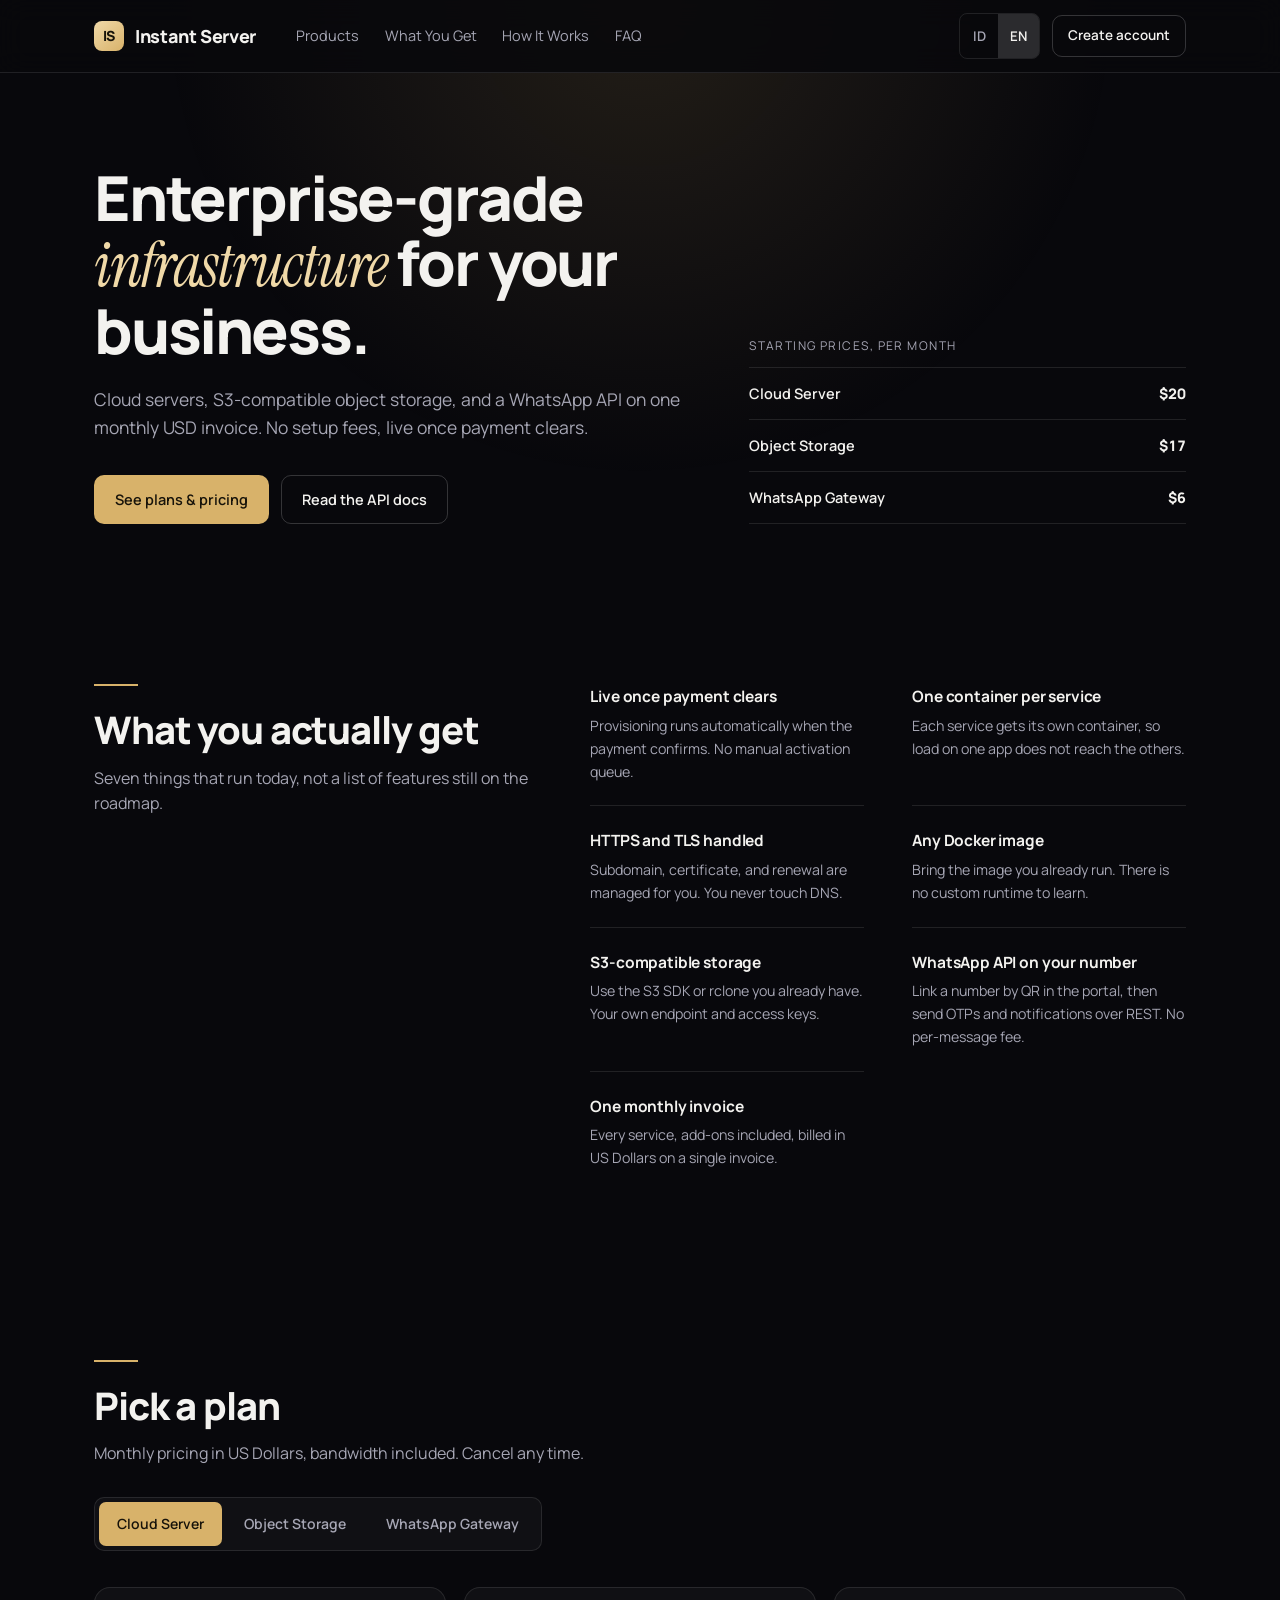
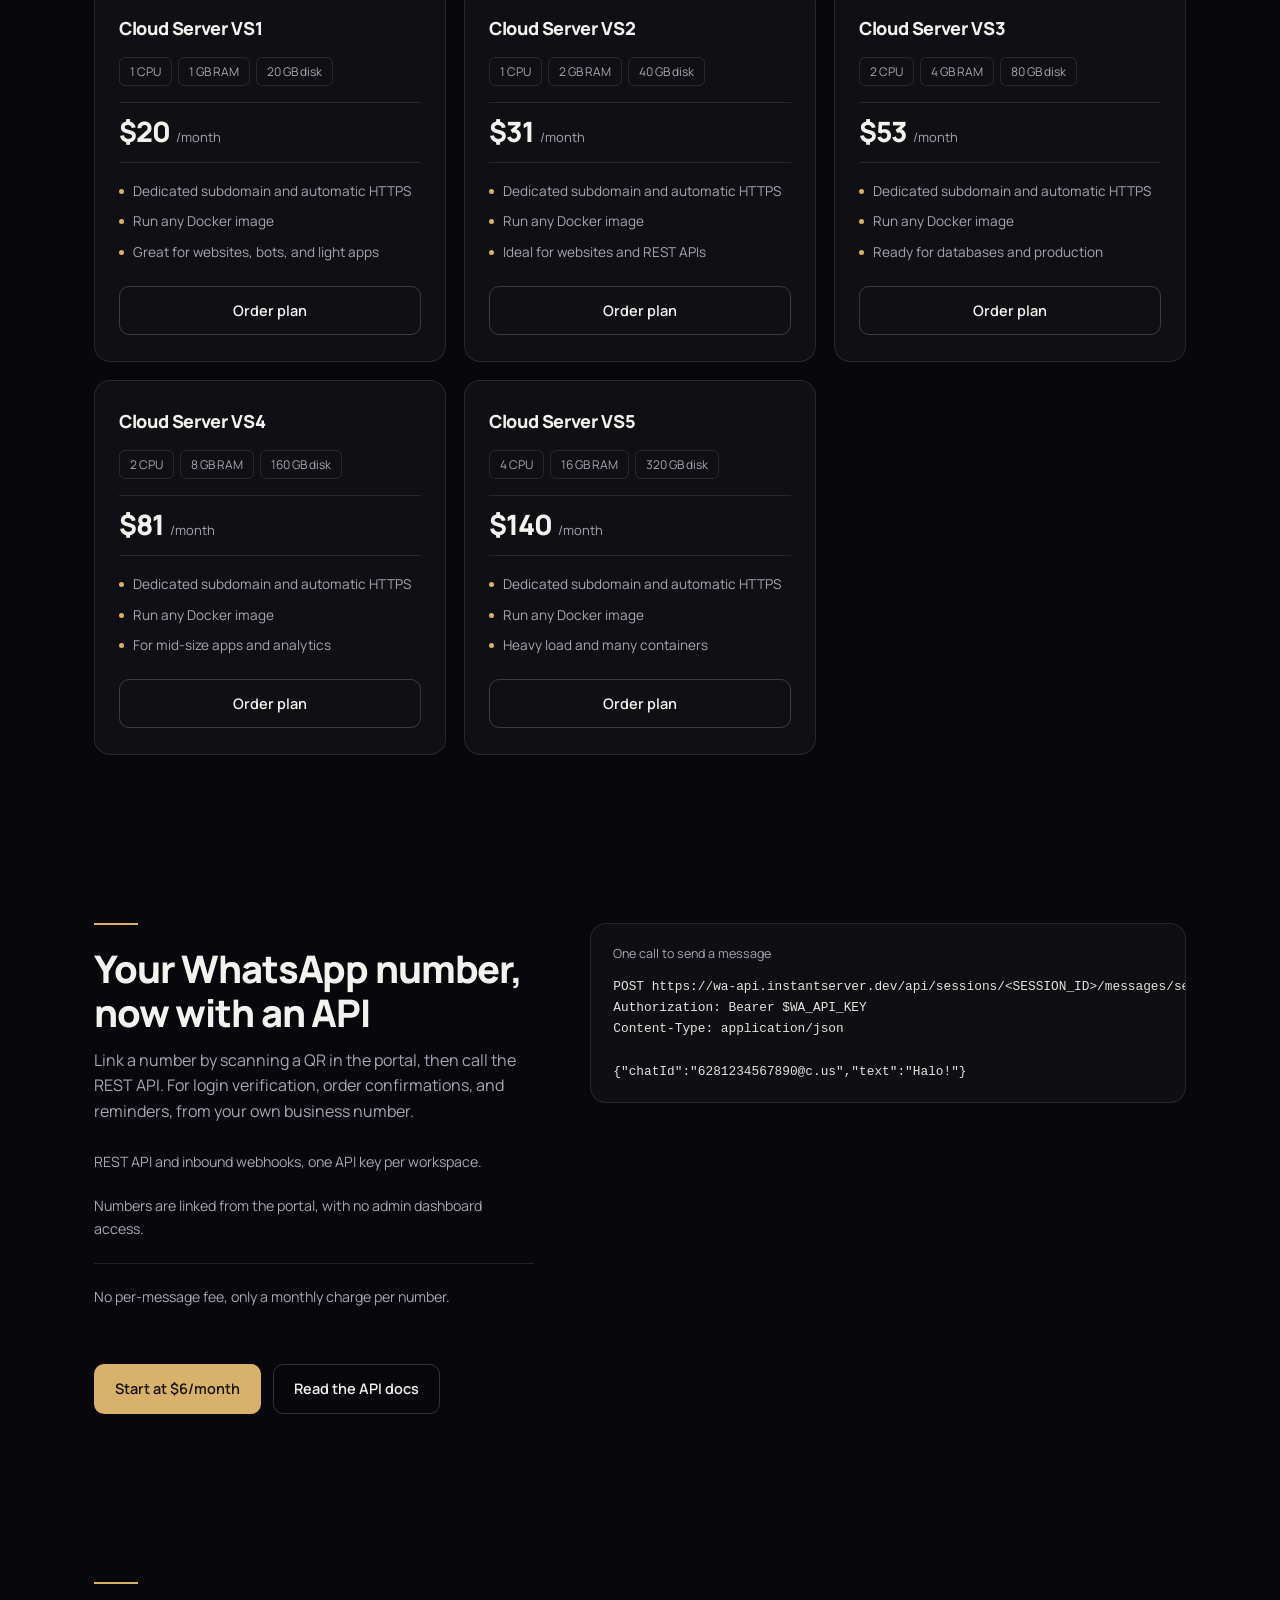
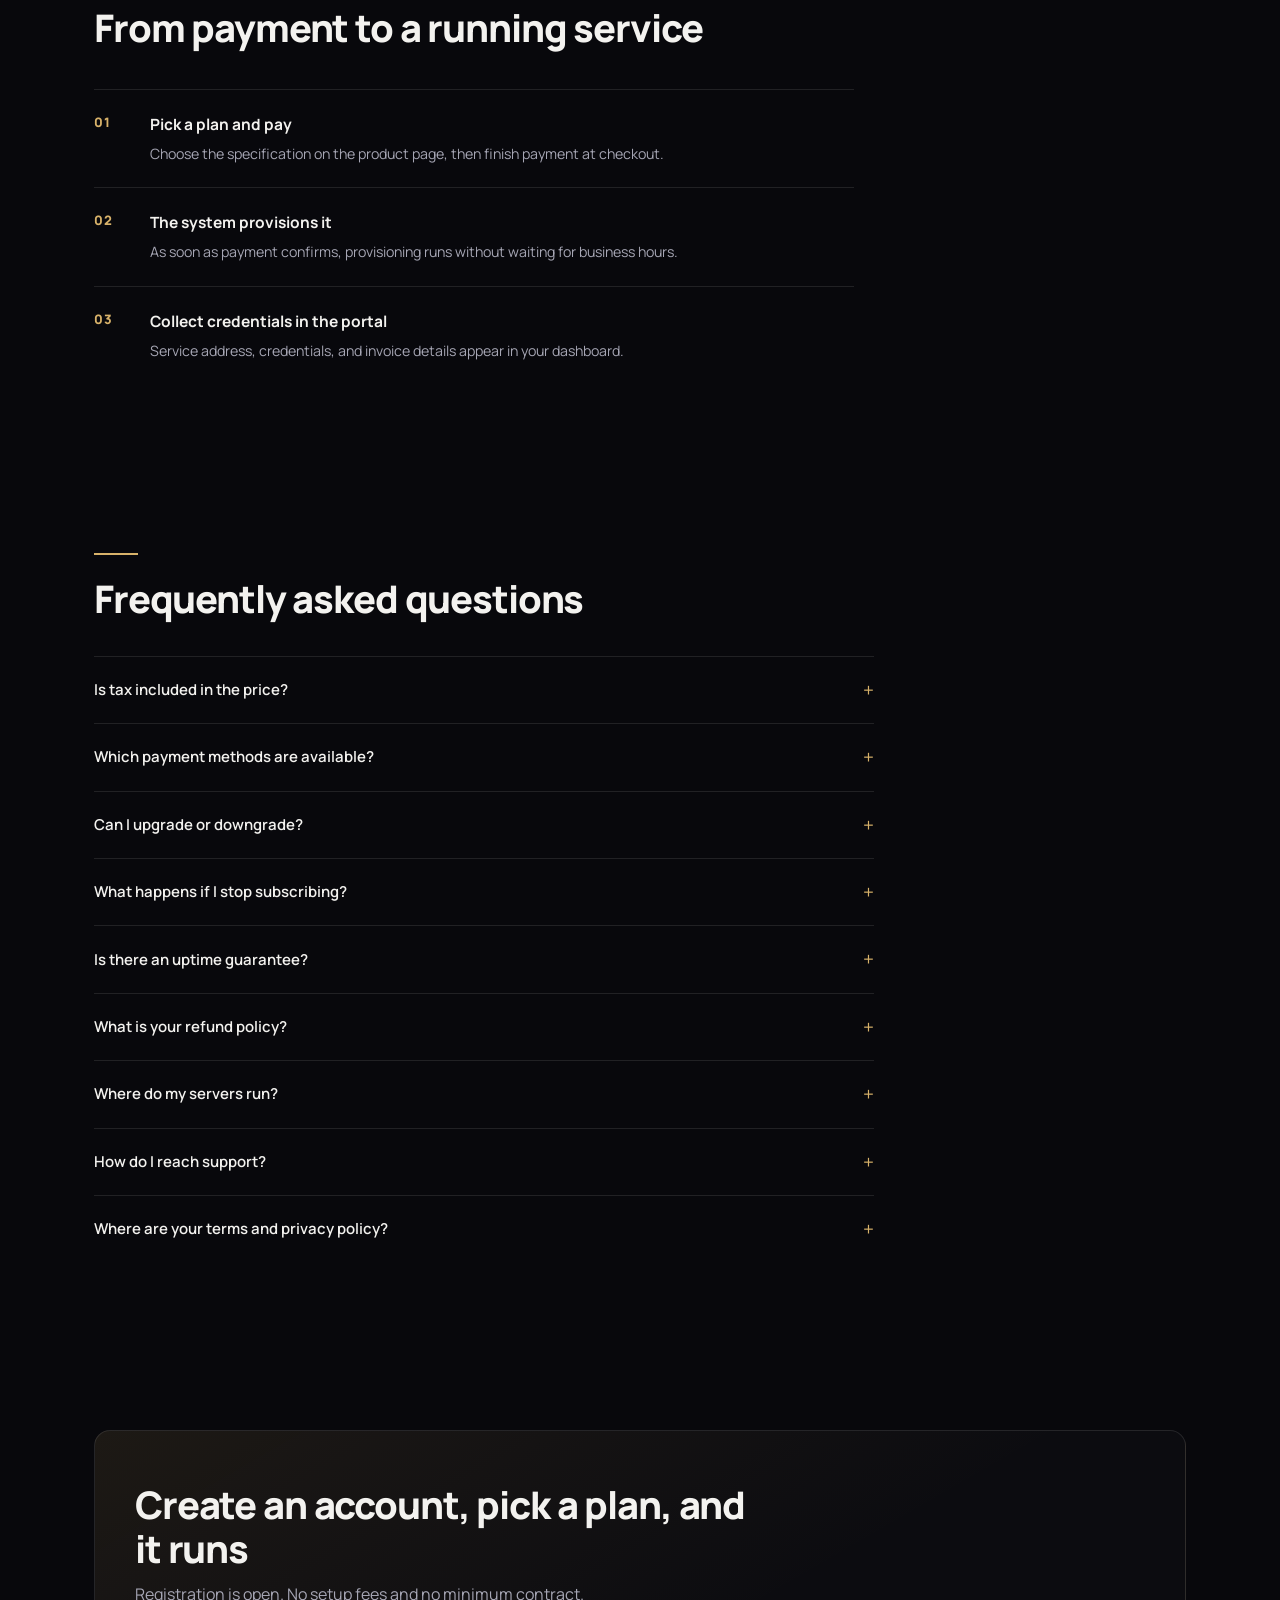
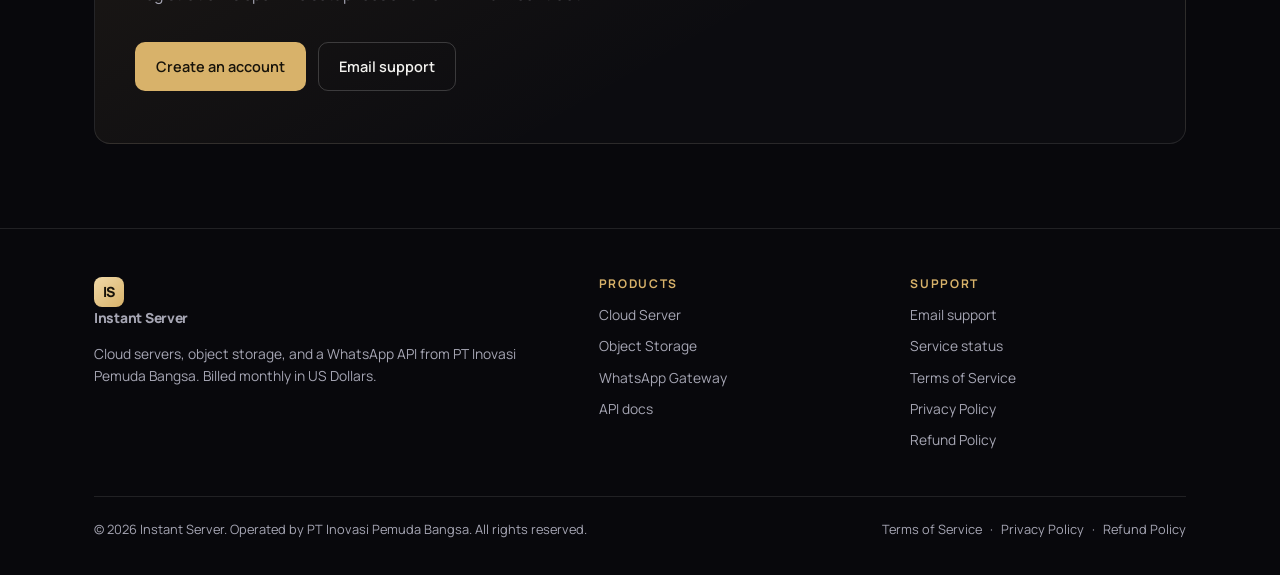
<file: index.html>
<!DOCTYPE html>
<html lang="id" data-lang="id">
<head>
<meta charset="utf-8">
<meta name="viewport" content="width=device-width, initial-scale=1">
<title>Instant Server: Cloud Server, Object Storage &amp; API WhatsApp</title>
<meta name="description" content="Cloud server, object storage kompatibel S3, dan API WhatsApp dalam satu tagihan bulanan Dolar AS. Tanpa biaya setup, aktif setelah pembayaran terkonfirmasi.">
<link rel="canonical" href="https://instantserver.dev/">
<link rel="alternate" hreflang="id" href="https://instantserver.dev/">
<link rel="alternate" hreflang="x-default" href="https://instantserver.dev/">
<meta name="robots" content="index,follow,max-image-preview:large">
<meta name="theme-color" content="#08080c">
<meta property="og:type" content="website">
<meta property="og:site_name" content="Instant Server">
<meta property="og:locale" content="id_ID">
<meta property="og:locale:alternate" content="en_US">
<meta property="og:url" content="https://instantserver.dev/">
<meta property="og:title" content="Instant Server: Cloud Server, Object Storage &amp; API WhatsApp">
<meta property="og:description" content="Cloud server, object storage kompatibel S3, dan API WhatsApp dalam satu tagihan bulanan Dolar AS. Tanpa biaya setup, aktif setelah pembayaran terkonfirmasi.">
<meta property="og:image" content="https://instantserver.dev/assets/og.png">
<meta property="og:image:width" content="1200">
<meta property="og:image:height" content="630">
<meta property="og:image:alt" content="Instant Server — cloud server, object storage, dan API WhatsApp">
<meta name="twitter:card" content="summary_large_image">
<meta name="twitter:title" content="Instant Server: Cloud Server, Object Storage &amp; API WhatsApp">
<meta name="twitter:description" content="Cloud server, object storage kompatibel S3, dan API WhatsApp dalam satu tagihan bulanan Dolar AS.">
<meta name="twitter:image" content="https://instantserver.dev/assets/og.png">
<link rel="icon" href="/favicon.ico" sizes="16x16 32x32 48x48">
<link rel="icon" href="/favicon.svg" type="image/svg+xml">
<link rel="apple-touch-icon" href="/assets/apple-touch-icon.png">
<link rel="manifest" href="/site.webmanifest">
<link rel="preload" href="/assets/fonts/manrope-latin.woff2" as="font" type="font/woff2" crossorigin>
<style>
/* Self-hosted fonts: no third-party request, and inlined so the only
   stylesheet is the page itself (fonts.css was 158ms of render blocking). */
@font-face {
  font-family: 'Manrope';
  font-style: normal;
  font-weight: 400 800;
  font-display: swap;
  src: url('/assets/fonts/manrope-latin.woff2') format('woff2');
  unicode-range: U+0000-00FF, U+0131, U+0152-0153, U+02BB-02BC, U+02C6, U+02DA, U+02DC, U+0304, U+0308, U+0329, U+2000-206F, U+20AC, U+2122, U+2191, U+2193, U+2212, U+2215, U+FEFF, U+FFFD;
}
@font-face {
  font-family: 'Manrope';
  font-style: normal;
  font-weight: 400 800;
  font-display: swap;
  src: url('/assets/fonts/manrope-latin-ext.woff2') format('woff2');
  unicode-range: U+0100-02BA, U+02BD-02C5, U+02C7-02CC, U+02CE-02D7, U+02DD-02FF, U+0304, U+0308, U+0329, U+1D00-1DBF, U+1E00-1E9F, U+1EF2-1EFF, U+2020, U+20A0-20AB, U+20AD-20C4, U+2113, U+2C60-2C7F, U+A720-A7FF;
}
@font-face {
  font-family: 'Instrument Serif';
  font-style: normal;
  font-weight: 400;
  font-display: swap;
  src: url('/assets/fonts/instrument-serif-latin.woff2') format('woff2');
  unicode-range: U+0000-00FF, U+0131, U+0152-0153, U+02BB-02BC, U+02C6, U+02DA, U+02DC, U+0304, U+0308, U+0329, U+2000-206F, U+20AC, U+2122, U+2191, U+2193, U+2212, U+2215, U+FEFF, U+FFFD;
}
@font-face {
  font-family: 'Instrument Serif';
  font-style: italic;
  font-weight: 400;
  font-display: swap;
  src: url('/assets/fonts/instrument-serif-italic-latin.woff2') format('woff2');
  unicode-range: U+0000-00FF, U+0131, U+0152-0153, U+02BB-02BC, U+02C6, U+02DA, U+02DC, U+0304, U+0308, U+0329, U+2000-206F, U+20AC, U+2122, U+2191, U+2193, U+2212, U+2215, U+FEFF, U+FFFD;
}
</style>
<style>
  :root{
    --bg:#08080c;
    --panel:rgba(255,255,255,.035);
    --panel-2:rgba(255,255,255,.06);
    --line:rgba(255,255,255,.10);
    --line-2:rgba(255,255,255,.18);
    --text:#f3f2ef;
    --muted:#a6a6b4;
    --gold:#d8b26a;
    --gold-2:#f0d9a8;
    --radius:16px;
    --maxw:1140px;
  }
  *{box-sizing:border-box;margin:0;padding:0}
  [hidden]{display:none !important}
  html{scroll-behavior:smooth}
  body{
    background:var(--bg);color:var(--text);
    font-family:'Manrope',system-ui,-apple-system,'Segoe UI',sans-serif;
    font-weight:400;line-height:1.6;-webkit-font-smoothing:antialiased;
    overflow-x:hidden;
  }
  /* one gold wash behind the hero: the brand's only ambient gesture */
  body::before{
    content:'';position:fixed;top:-40vh;left:50%;width:1100px;height:900px;
    transform:translateX(-50%);pointer-events:none;z-index:0;
    background:radial-gradient(circle at 50% 40%,rgba(216,178,106,.13),transparent 62%);
  }
  a{color:inherit;text-decoration:none}
  .wrap{max-width:var(--maxw);margin:0 auto;padding:0 24px}
  .serif{font-family:'Instrument Serif',Georgia,serif;font-weight:400}
  header,main,footer{position:relative;z-index:1}

  a:focus-visible,button:focus-visible,summary:focus-visible{
    outline:2px solid var(--gold-2);outline-offset:3px;border-radius:6px}

  /* ---------- nav ---------- */
  header{position:sticky;top:0;z-index:50;background:rgba(8,8,12,.88);
    backdrop-filter:blur(14px);border-bottom:1px solid var(--line)}
  .nav{display:flex;align-items:center;gap:32px;height:72px}
  .brand{display:flex;align-items:center;gap:11px;font-weight:800;letter-spacing:-.02em;font-size:18px}
  .mark{width:30px;height:30px;border-radius:8px;display:grid;place-items:center;
    background:linear-gradient(140deg,var(--gold-2),var(--gold));color:#17130a;font-weight:800;font-size:14px}
  .nav-links{display:flex;gap:clamp(14px,2vw,26px);margin-left:8px;font-size:14.5px;color:var(--muted)}
  .nav-links a{white-space:nowrap}
  .nav-links a:hover{color:var(--text)}
  .nav-right{margin-left:auto;display:flex;align-items:center;gap:12px}
  .lang{display:flex;border:1px solid var(--line);border-radius:8px;overflow:hidden;font-size:12.5px;font-weight:600}
  .lang button{background:none;border:0;color:var(--muted);padding:7px 12px;cursor:pointer;
    font-family:inherit;font-weight:600;min-width:38px;min-height:44px}
  .lang button.on{background:rgba(255,255,255,.14);color:var(--text)}
  .btn{display:inline-flex;align-items:center;justify-content:center;gap:8px;
    padding:12px 20px;border-radius:10px;font-size:14.5px;font-weight:600;
    border:1px solid transparent;cursor:pointer;transition:background .2s,border-color .2s,color .2s;
    font-family:inherit;white-space:nowrap;min-height:44px}
  .btn-gold{background:var(--gold);color:#17130a}
  .btn-gold:hover{background:var(--gold-2)}
  .btn-ghost{border-color:var(--line-2);color:var(--text);background:transparent}
  .btn-ghost:hover{border-color:var(--gold);background:var(--panel)}
  .btn-sm{padding:9px 15px;font-size:13.5px;min-height:38px}
  .burger{display:none;background:none;border:1px solid var(--line);border-radius:8px;
    color:var(--text);width:44px;height:44px;cursor:pointer;font-size:16px}

  /* ---------- hero ---------- */
  .hero{padding:92px 0 76px}
  .hero-grid{display:grid;grid-template-columns:minmax(0,1.15fr) minmax(0,.85fr);gap:64px;align-items:end}
  h1{font-size:clamp(34px,5.2vw,62px);line-height:1.05;letter-spacing:-.035em;font-weight:800;max-width:22ch}
  h1 .gold{color:var(--gold-2);font-style:italic;font-weight:400}
  .sub{max-width:56ch;margin-top:22px;color:var(--muted);font-size:clamp(15px,1.7vw,17.5px);line-height:1.6}
  .pricepanel{width:100%;border-collapse:collapse;font-size:14.5px}
  .pricepanel caption{text-align:left;color:var(--muted);font-size:12px;letter-spacing:.12em;
    text-transform:uppercase;padding-bottom:12px}
  .pricepanel th,.pricepanel td{padding:14px 0;border-top:1px solid var(--line);text-align:left;font-weight:600}
  .pricepanel tr:last-child th,.pricepanel tr:last-child td{border-bottom:1px solid var(--line)}
  .pricepanel th{color:var(--text)}
  .pricepanel td{text-align:right;font-weight:800;font-variant-numeric:tabular-nums}
  .cta{display:flex;gap:12px;flex-wrap:wrap;margin-top:34px}

  /* ---------- section shell ---------- */
  section{padding:84px 0}
  .rule{width:44px;height:2px;background:var(--gold);margin-bottom:22px}
  h2{font-size:clamp(26px,3.4vw,38px);line-height:1.14;letter-spacing:-.03em;font-weight:800;max-width:24ch}
  .lead{color:var(--muted);max-width:60ch;margin-top:14px;font-size:16px}
  .split{display:grid;grid-template-columns:minmax(0,.85fr) minmax(0,1.15fr);gap:56px;align-items:start}
</style>
<style>
  /* ---------- feature rows (no card grid: content hierarchy, not a template) ---------- */
  .featlist{list-style:none;display:grid;grid-template-columns:repeat(2,minmax(0,1fr));gap:0 48px}
  .featlist li{padding:22px 0;border-top:1px solid var(--line)}
  .featlist h3{font-size:15.5px;font-weight:700;margin-bottom:6px;letter-spacing:-.01em}
  .featlist p{color:var(--muted);font-size:14.2px;line-height:1.6}
  .featlist li:first-child,.featlist li:nth-child(2){border-top:0;padding-top:0}

  /* ---------- products ---------- */
  .tabs{display:inline-flex;gap:4px;padding:4px;border-radius:10px;border:1px solid var(--line);
    background:var(--panel);margin-top:30px;flex-wrap:wrap}
  .tab{background:none;border:0;color:var(--muted);padding:9px 18px;border-radius:7px;cursor:pointer;
    font-family:inherit;font-size:14px;font-weight:600;min-height:44px}
  .tab.on{background:var(--gold);color:#17130a}
  .tab:hover:not(.on){color:var(--text)}
  .grid{display:grid;grid-template-columns:repeat(3,minmax(0,1fr));gap:18px;margin-top:36px}
  .card{background:var(--panel);border:1px solid var(--line);border-radius:var(--radius);
    padding:26px 24px;display:flex;flex-direction:column;transition:border-color .2s}
  .card:hover{border-color:var(--line-2)}
  .card h3{font-size:18px;font-weight:800;letter-spacing:-.02em}
  .spec{display:flex;flex-wrap:wrap;gap:6px;margin:14px 0 16px}
  .spec span{font-size:12px;padding:4px 10px;border-radius:6px;border:1px solid var(--line);color:var(--muted)}
  .price{display:flex;align-items:baseline;gap:6px;padding:14px 0;border-top:1px solid var(--line);
    border-bottom:1px solid var(--line)}
  .price b{font-size:28px;font-weight:800;letter-spacing:-.035em;line-height:1}
  .price i{font-style:normal;color:var(--muted);font-size:13px}
  .card ul{list-style:none;margin:18px 0 22px;display:grid;gap:9px;font-size:13.6px;color:var(--muted)}
  .card li{display:flex;gap:9px;align-items:flex-start}
  .card li::before{content:"";flex:0 0 auto;width:5px;height:5px;margin-top:8px;border-radius:50%;background:var(--gold)}
  .card .btn{margin-top:auto}

  /* ---------- steps ---------- */
  .steps{list-style:none;counter-reset:s;margin-top:40px;display:grid;gap:0;max-width:760px}
  .steps li{counter-increment:s;padding:22px 0 22px 56px;border-top:1px solid var(--line);position:relative}
  .steps li::before{content:counter(s,decimal-leading-zero);position:absolute;left:0;top:22px;
    font-size:13px;font-weight:800;color:var(--gold);letter-spacing:.08em}
  .steps h3{font-size:15.5px;font-weight:700;margin-bottom:6px}
  .steps p{color:var(--muted);font-size:14.2px}

  /* ---------- faq ---------- */
  .faq{margin-top:36px;display:grid;gap:0;max-width:780px}
  details{border-top:1px solid var(--line)}
  summary{padding:18px 0;cursor:pointer;font-weight:600;font-size:15px;list-style:none;
    display:flex;justify-content:space-between;align-items:center;gap:16px}
  summary::-webkit-details-marker{display:none}
  summary::after{content:"+";color:var(--gold);font-size:19px;font-weight:400;flex:0 0 auto}
  details[open] summary::after{content:"\2212"}
  details p{padding:0 0 20px;color:var(--muted);font-size:14.4px;max-width:66ch}
  details p a{color:var(--gold-2);text-decoration:underline}

  /* ---------- api snippet (plain block, no fake terminal chrome) ---------- */
  .codeblock{border:1px solid var(--line);border-radius:var(--radius);background:rgba(255,255,255,.03);
    padding:20px 22px;overflow-x:auto}
  .codecap{font-size:12.5px;color:var(--muted);margin-bottom:12px}
  .codeblock pre{font-family:ui-monospace,SFMono-Regular,Menlo,monospace;font-size:12.8px;
    line-height:1.65;color:#e4e2dc;white-space:pre}
  .codeblock code{font-family:inherit}

  /* ---------- cta band ---------- */
  .band{border-radius:var(--radius);padding:52px 40px;border:1px solid var(--line);
    background:linear-gradient(150deg,rgba(216,178,106,.10),rgba(255,255,255,.02) 60%)}
  .band h2{margin-bottom:12px}
  .band p{color:var(--muted);max-width:52ch}

  /* ---------- footer ---------- */
  footer{border-top:1px solid var(--line);padding:48px 0 36px}
  .fgrid{display:grid;grid-template-columns:1.7fr 1fr 1fr;gap:36px}
  .fcol h2{font-size:12px;text-transform:uppercase;letter-spacing:.14em;color:var(--gold);
    margin-bottom:14px;font-weight:700}
  .fcol a,.fcol p{display:block;color:var(--muted);font-size:13.8px;margin-bottom:9px}
  .fcol a:hover{color:var(--text)}
  .fbot{margin-top:36px;padding-top:22px;border-top:1px solid var(--line);display:flex;
    justify-content:space-between;gap:16px;flex-wrap:wrap;color:var(--muted);font-size:12.8px}
  .fbot a{color:var(--muted)}
  .fbot a:hover{color:var(--gold)}
  .flegal{display:inline-flex;flex-wrap:wrap;gap:6px 8px;align-items:center}

  @media (max-width:900px){
    .split{grid-template-columns:1fr;gap:34px}
    .grid{grid-template-columns:repeat(2,minmax(0,1fr))}
    .hero-grid{grid-template-columns:1fr;gap:34px}
    .featlist{grid-template-columns:1fr;gap:0}
    .featlist li:nth-child(2){border-top:1px solid var(--line);padding-top:22px}
    .fgrid{grid-template-columns:1fr 1fr}
  }
  @media (max-width:760px){
    .nav-links{display:none}
    .nav-links.open{display:flex;position:absolute;top:72px;left:0;right:0;flex-direction:column;
      gap:0;margin:0;padding:8px 24px 18px;background:#0b0b11;border-bottom:1px solid var(--line)}
    .nav-links.open a{padding:14px 0;border-top:1px solid var(--line)}
    .burger{display:block}
    .nav-right .btn{display:none}
  }
  @media (max-width:600px){
    .grid{grid-template-columns:1fr}
    .hero{padding:60px 0 48px}
    section{padding:56px 0}
    .band{padding:36px 22px}
    .fgrid{grid-template-columns:1fr}
    h1{max-width:100%}
  }
</style>
<script type="application/ld+json">
{
  "@context": "https://schema.org",
  "@graph": [
    {
      "@type": "Organization",
      "@id": "https://instantserver.dev/#organization",
      "name": "Instant Server",
      "legalName": "PT Inovasi Pemuda Bangsa",
      "url": "https://instantserver.dev/",
      "logo": "https://instantserver.dev/assets/icon-512.png",
      "email": "support@instantserver.dev",
      "address": {
        "@type": "PostalAddress",
        "streetAddress": "Gd. Rabithah Alawiyah, Jl. TB Simatupang No. 7A, Tanjung Barat, Jagakarsa",
        "addressLocality": "Jakarta Selatan",
        "addressRegion": "DKI Jakarta",
        "addressCountry": "ID"
      }
    },
    {
      "@type": "WebSite",
      "@id": "https://instantserver.dev/#website",
      "url": "https://instantserver.dev/",
      "name": "Instant Server",
      "inLanguage": "id",
      "publisher": { "@id": "https://instantserver.dev/#organization" }
    },
    {
      "@type": "ItemList",
      "name": "Paket Instant Server",
      "itemListElement": [
        { "@type": "ListItem", "position": 1, "item": { "@type": "Product", "name": "Cloud Server VS1", "description": "1 CPU, 1 GB RAM, 20 GB disk, subdomain khusus dengan HTTPS otomatis.", "brand": { "@type": "Brand", "name": "Instant Server" }, "offers": { "@type": "Offer", "price": "20.00", "priceCurrency": "USD", "availability": "https://schema.org/InStock", "url": "https://panel.instantserver.dev/products/cloud-server/cloud-server-vs1/checkout" } } },
        { "@type": "ListItem", "position": 2, "item": { "@type": "Product", "name": "Cloud Server VS2", "description": "1 CPU, 2 GB RAM, 40 GB disk, subdomain khusus dengan HTTPS otomatis.", "brand": { "@type": "Brand", "name": "Instant Server" }, "offers": { "@type": "Offer", "price": "31.00", "priceCurrency": "USD", "availability": "https://schema.org/InStock", "url": "https://panel.instantserver.dev/products/cloud-server/cloud-server-vs2/checkout" } } },
        { "@type": "ListItem", "position": 3, "item": { "@type": "Product", "name": "Cloud Server VS3", "description": "2 CPU, 4 GB RAM, 80 GB disk, subdomain khusus dengan HTTPS otomatis.", "brand": { "@type": "Brand", "name": "Instant Server" }, "offers": { "@type": "Offer", "price": "53.00", "priceCurrency": "USD", "availability": "https://schema.org/InStock", "url": "https://panel.instantserver.dev/products/cloud-server/cloud-server-vs3/checkout" } } },
        { "@type": "ListItem", "position": 4, "item": { "@type": "Product", "name": "Cloud Server VS4", "description": "2 CPU, 8 GB RAM, 160 GB disk, subdomain khusus dengan HTTPS otomatis.", "brand": { "@type": "Brand", "name": "Instant Server" }, "offers": { "@type": "Offer", "price": "81.00", "priceCurrency": "USD", "availability": "https://schema.org/InStock", "url": "https://panel.instantserver.dev/products/cloud-server/cloud-server-vs4/checkout" } } },
        { "@type": "ListItem", "position": 5, "item": { "@type": "Product", "name": "Cloud Server VS5", "description": "4 CPU, 16 GB RAM, 320 GB disk, subdomain khusus dengan HTTPS otomatis.", "brand": { "@type": "Brand", "name": "Instant Server" }, "offers": { "@type": "Offer", "price": "140.00", "priceCurrency": "USD", "availability": "https://schema.org/InStock", "url": "https://panel.instantserver.dev/products/cloud-server/cloud-server-vs5/checkout" } } },
        { "@type": "ListItem", "position": 6, "item": { "@type": "Product", "name": "Object Storage ST1", "description": "500 GB penyimpanan objek kompatibel S3 dengan endpoint dan kredensial sendiri.", "brand": { "@type": "Brand", "name": "Instant Server" }, "offers": { "@type": "Offer", "price": "17.00", "priceCurrency": "USD", "availability": "https://schema.org/InStock", "url": "https://panel.instantserver.dev/products/object-storage/object-storage-st1/checkout" } } },
        { "@type": "ListItem", "position": 7, "item": { "@type": "Product", "name": "Object Storage ST2", "description": "1 TB penyimpanan objek kompatibel S3 dengan endpoint dan kredensial sendiri.", "brand": { "@type": "Brand", "name": "Instant Server" }, "offers": { "@type": "Offer", "price": "31.00", "priceCurrency": "USD", "availability": "https://schema.org/InStock", "url": "https://panel.instantserver.dev/products/object-storage/object-storage-st2/checkout" } } },
        { "@type": "ListItem", "position": 8, "item": { "@type": "Product", "name": "Object Storage ST5", "description": "2 TB penyimpanan objek kompatibel S3 dengan endpoint dan kredensial sendiri.", "brand": { "@type": "Brand", "name": "Instant Server" }, "offers": { "@type": "Offer", "price": "48.00", "priceCurrency": "USD", "availability": "https://schema.org/InStock", "url": "https://panel.instantserver.dev/products/object-storage/object-storage-st5/checkout" } } },
        { "@type": "ListItem", "position": 9, "item": { "@type": "Product", "name": "Object Storage ST3", "description": "3 TB penyimpanan objek kompatibel S3 dengan endpoint dan kredensial sendiri.", "brand": { "@type": "Brand", "name": "Instant Server" }, "offers": { "@type": "Offer", "price": "64.00", "priceCurrency": "USD", "availability": "https://schema.org/InStock", "url": "https://panel.instantserver.dev/products/object-storage/object-storage-st3/checkout" } } },
        { "@type": "ListItem", "position": 10, "item": { "@type": "Product", "name": "Object Storage ST4", "description": "5 TB penyimpanan objek kompatibel S3 dengan endpoint dan kredensial sendiri.", "brand": { "@type": "Brand", "name": "Instant Server" }, "offers": { "@type": "Offer", "price": "101.00", "priceCurrency": "USD", "availability": "https://schema.org/InStock", "url": "https://panel.instantserver.dev/products/object-storage/object-storage-st4/checkout" } } },
        { "@type": "ListItem", "position": 11, "item": { "@type": "Product", "name": "WA Starter", "description": "Satu nomor WhatsApp dengan REST API dan webhook, tanpa batas pesan.", "brand": { "@type": "Brand", "name": "Instant Server" }, "offers": { "@type": "Offer", "price": "6.00", "priceCurrency": "USD", "availability": "https://schema.org/InStock", "url": "https://panel.instantserver.dev/products/whatsapp/wa-starter/checkout" } } },
        { "@type": "ListItem", "position": 12, "item": { "@type": "Product", "name": "WA Business", "description": "Tiga nomor WhatsApp dengan REST API dan webhook, tanpa batas pesan.", "brand": { "@type": "Brand", "name": "Instant Server" }, "offers": { "@type": "Offer", "price": "15.00", "priceCurrency": "USD", "availability": "https://schema.org/InStock", "url": "https://panel.instantserver.dev/products/whatsapp/wa-business/checkout" } } },
        { "@type": "ListItem", "position": 13, "item": { "@type": "Product", "name": "WA Scale", "description": "Sepuluh nomor WhatsApp dengan REST API dan webhook, tanpa batas pesan.", "brand": { "@type": "Brand", "name": "Instant Server" }, "offers": { "@type": "Offer", "price": "45.00", "priceCurrency": "USD", "availability": "https://schema.org/InStock", "url": "https://panel.instantserver.dev/products/whatsapp/wa-scale/checkout" } } }
      ]
    },
    {
      "@type": "FAQPage",
      "mainEntity": [
        { "@type": "Question", "name": "Apakah harga sudah termasuk PPN?", "acceptedAnswer": { "@type": "Answer", "text": "Belum. Harga yang tertera adalah harga layanan. Saat ini checkout belum menambahkan pajak; kalau PPN mulai dipungut, nominalnya akan tampil di halaman pembayaran sebelum Anda membayar." } },
        { "@type": "Question", "name": "Metode pembayaran apa yang tersedia?", "acceptedAnswer": { "@type": "Answer", "text": "Pembayaran diproses lewat Creem. Kartu kredit dan debit diterima; metode lain yang aktif akan muncul di halaman checkout sebelum Anda membayar." } },
        { "@type": "Question", "name": "Bisakah saya upgrade atau downgrade?", "acceptedAnswer": { "@type": "Answer", "text": "Bisa. Opsi paket tersedia di portal dan penagihan menyesuaikan pada siklus berikutnya. Kalau opsi yang Anda butuhkan belum muncul, email support." } },
        { "@type": "Question", "name": "Apa yang terjadi kalau saya berhenti berlangganan?", "acceptedAnswer": { "@type": "Answer", "text": "Layanan dinonaktifkan saat jatuh tempo dan dihentikan setelah masa tenggang. Ambil data Anda sebelum layanan dihentikan." } },
        { "@type": "Question", "name": "Apakah ada jaminan uptime?", "acceptedAnswer": { "@type": "Answer", "text": "Kami tidak menjual SLA uptime berbayar, jadi tidak ada angka uptime yang kami klaim di halaman ini. Status layanan real-time ada di status.instantserver.dev." } },
        { "@type": "Question", "name": "Bagaimana kebijakan refund-nya?", "acceptedAnswer": { "@type": "Answer", "text": "Pembelian pertama Cloud Server atau Object Storage bergaransi uang kembali 7 hari kalender. Selengkapnya di Kebijakan Refund." } },
        { "@type": "Question", "name": "Di mana server saya berjalan?", "acceptedAnswer": { "@type": "Answer", "text": "Cloud Server dan Object Storage berjalan di datacenter Hetzner di Singapura. Kami belum mengoperasikan datacenter di Indonesia, jadi layanan ini tidak memenuhi kewajiban penempatan data di dalam negeri." } },
        { "@type": "Question", "name": "Bagaimana cara menghubungi dukungan?", "acceptedAnswer": { "@type": "Answer", "text": "Email support@instantserver.dev (Senin sampai Jumat, 09.00 sampai 18.00 WIB). Status layanan ada di status.instantserver.dev." } },
        { "@type": "Question", "name": "Di mana syarat dan kebijakan privasi?", "acceptedAnswer": { "@type": "Answer", "text": "Baca Syarat Layanan dan Kebijakan Privasi. Keduanya berlaku untuk semua layanan Instant Server." } }
      ]
    }
  ]
}
</script>
</head>
<body>
<header>
  <div class="wrap nav">
    <a class="brand" href="#top"><span class="mark" aria-hidden="true">IS</span> Instant Server</a>
    <nav class="nav-links" id="nav-links" aria-label="Navigasi utama">
      <a href="#produk" data-i18n="nav_products">Produk</a>
      <a href="#keunggulan" data-i18n="nav_features">Keunggulan</a>
      <a href="#cara" data-i18n="nav_how">Cara Kerja</a>
      <a href="#faq">FAQ</a>
    </nav>
    <div class="nav-right">
      <div class="lang" role="group" aria-label="Bahasa">
        <button id="lang-id" class="on" onclick="setLang('id')" aria-pressed="true">ID</button>
        <button id="lang-en" onclick="setLang('en')" aria-pressed="false">EN</button>
      </div>
      <a class="btn btn-ghost btn-sm" href="https://panel.instantserver.dev/register" data-i18n="nav_cta">Buat akun</a>
      <button class="burger" id="burger" aria-expanded="false" aria-controls="nav-links" aria-label="Buka menu">&#9776;</button>
    </div>
  </div>
</header>

<main id="top">
  <section class="hero">
    <div class="wrap hero-grid">
      <div>
        <h1>
          <span data-i18n="hero_t1">Infrastruktur kelas</span>
          <span class="gold serif" data-i18n="hero_t2">enterprise</span>
          <span data-i18n="hero_t3">untuk bisnis Anda.</span>
        </h1>
        <p class="sub" data-i18n="hero_sub">Cloud server, object storage kompatibel S3, dan API WhatsApp dalam satu tagihan bulanan Dolar AS. Tanpa biaya setup, aktif setelah pembayaran terkonfirmasi.</p>
        <div class="cta">
          <a class="btn btn-gold" href="#produk" data-i18n="hero_cta1">Lihat paket &amp; harga</a>
          <a class="btn btn-ghost" href="/whatsapp-api" data-legal="whatsapp-api" data-i18n="hero_cta2">Dokumentasi API</a>
        </div>
      </div>
      <table class="pricepanel">
        <caption data-i18n="pl_cap">Harga mulai, per bulan</caption>
        <tr><th data-i18n="tab_vps">Cloud Server</th><td>$20</td></tr>
        <tr><th data-i18n="tab_sto">Object Storage</th><td>$17</td></tr>
        <tr><th data-i18n="tab_wa">WhatsApp Gateway</th><td>$6</td></tr>
      </table>
    </div>
  </section>

  <section id="keunggulan">
    <div class="wrap split">
      <div>
        <div class="rule"></div>
        <h2 data-i18n="feat_title">Apa yang Anda dapat</h2>
        <p class="lead" data-i18n="feat_lead">Tujuh hal yang benar-benar berjalan di layanan ini, bukan daftar fitur yang belum jadi.</p>
      </div>
      <ul class="featlist">
        <li><h3 data-i18n="f1t">Aktif setelah pembayaran</h3><p data-i18n="f1d">Provisioning berjalan otomatis begitu pembayaran terkonfirmasi. Tidak ada antrean aktivasi manual.</p></li>
        <li><h3 data-i18n="f2t">Container terpisah per layanan</h3><p data-i18n="f2d">Setiap layanan punya container sendiri, jadi beban satu aplikasi tidak menyentuh yang lain.</p></li>
        <li><h3 data-i18n="f3t">HTTPS dan TLS otomatis</h3><p data-i18n="f3d">Subdomain, sertifikat, dan perpanjangannya diurus sistem. Anda tidak perlu menyentuh DNS.</p></li>
        <li><h3 data-i18n="f4t">Image Docker apa pun</h3><p data-i18n="f4d">Bawa image yang sudah Anda pakai. Tidak ada runtime khusus yang harus dipelajari.</p></li>
        <li><h3 data-i18n="f5t">Storage kompatibel S3</h3><p data-i18n="f5d">Pakai SDK S3 atau rclone yang sudah ada. Endpoint dan access key Anda sendiri.</p></li>
        <li><h3 data-i18n="f6t">API WhatsApp dari nomor sendiri</h3><p data-i18n="f6d">Tautkan nomor lewat QR di portal, lalu kirim OTP dan notifikasi lewat REST API. Tanpa biaya per pesan.</p></li>
        <li><h3 data-i18n="f7t">Satu tagihan bulanan</h3><p data-i18n="f7d">Semua layanan, termasuk add-on, ditagih dalam Dolar AS di satu invoice.</p></li>
      </ul>
    </div>
  </section>
  <section id="produk">
    <div class="wrap">
      <div class="rule"></div>
      <h2 data-i18n="prod_title">Pilih paketnya</h2>
      <p class="lead" data-i18n="prod_lead">Harga per bulan dalam Dolar AS, sudah termasuk bandwidth. Bisa berhenti kapan saja.</p>
      <div class="tabs" role="tablist" aria-label="Kategori produk">
        <button class="tab on" role="tab" aria-selected="true" aria-controls="grid-vps" data-cat="vps" onclick="showCat('vps',this)" data-i18n="tab_vps">Cloud Server</button>
        <button class="tab" role="tab" aria-selected="false" aria-controls="grid-sto" data-cat="sto" onclick="showCat('sto',this)" data-i18n="tab_sto">Object Storage</button>
        <button class="tab" role="tab" aria-selected="false" aria-controls="grid-wa" data-cat="wa" onclick="showCat('wa',this)" data-i18n="tab_wa">WhatsApp Gateway</button>
      </div>

      <div class="grid" id="grid-vps" role="tabpanel">
        <div class="card">
          <h3>Cloud Server VS1</h3>
          <div class="spec"><span>1 CPU</span><span>1 GB RAM</span><span data-i18n="spec_gb_20">20 GB disk</span></div>
          <div class="price"><b>$20</b><i data-i18n="per_month">/bulan</i></div>
          <ul>
            <li data-i18n="v_li1">Subdomain khusus dan HTTPS otomatis</li>
            <li data-i18n="v_li2">Jalankan image Docker apa pun</li>
            <li data-i18n="v_li4">Cocok untuk web, bot, dan aplikasi ringan</li>
          </ul>
          <a class="btn btn-ghost" href="https://panel.instantserver.dev/products/cloud-server/cloud-server-vs1/checkout" data-i18n="buy">Pesan paket</a>
        </div>
        <div class="card">
          <h3>Cloud Server VS2</h3>
          <div class="spec"><span>1 CPU</span><span>2 GB RAM</span><span data-i18n="spec_gb_40">40 GB disk</span></div>
          <div class="price"><b>$31</b><i data-i18n="per_month">/bulan</i></div>
          <ul>
            <li data-i18n="v_li1">Subdomain khusus dan HTTPS otomatis</li>
            <li data-i18n="v_li2">Jalankan image Docker apa pun</li>
            <li data-i18n="v_li5">Ideal untuk website dan REST API</li>
          </ul>
          <a class="btn btn-ghost" href="https://panel.instantserver.dev/products/cloud-server/cloud-server-vs2/checkout" data-i18n="buy">Pesan paket</a>
        </div>
        <div class="card">
          <h3>Cloud Server VS3</h3>
          <div class="spec"><span>2 CPU</span><span>4 GB RAM</span><span data-i18n="spec_gb_80">80 GB disk</span></div>
          <div class="price"><b>$53</b><i data-i18n="per_month">/bulan</i></div>
          <ul>
            <li data-i18n="v_li1">Subdomain khusus dan HTTPS otomatis</li>
            <li data-i18n="v_li2">Jalankan image Docker apa pun</li>
            <li data-i18n="v_li6">Siap untuk database dan produksi</li>
          </ul>
          <a class="btn btn-ghost" href="https://panel.instantserver.dev/products/cloud-server/cloud-server-vs3/checkout" data-i18n="buy">Pesan paket</a>
        </div>
        <div class="card">
          <h3>Cloud Server VS4</h3>
          <div class="spec"><span>2 CPU</span><span>8 GB RAM</span><span data-i18n="spec_gb_160">160 GB disk</span></div>
          <div class="price"><b>$81</b><i data-i18n="per_month">/bulan</i></div>
          <ul>
            <li data-i18n="v_li1">Subdomain khusus dan HTTPS otomatis</li>
            <li data-i18n="v_li2">Jalankan image Docker apa pun</li>
            <li data-i18n="v_li7">Untuk aplikasi menengah dan analitik</li>
          </ul>
          <a class="btn btn-ghost" href="https://panel.instantserver.dev/products/cloud-server/cloud-server-vs4/checkout" data-i18n="buy">Pesan paket</a>
        </div>
        <div class="card">
          <h3>Cloud Server VS5</h3>
          <div class="spec"><span>4 CPU</span><span>16 GB RAM</span><span data-i18n="spec_gb_320">320 GB disk</span></div>
          <div class="price"><b>$140</b><i data-i18n="per_month">/bulan</i></div>
          <ul>
            <li data-i18n="v_li1">Subdomain khusus dan HTTPS otomatis</li>
            <li data-i18n="v_li2">Jalankan image Docker apa pun</li>
            <li data-i18n="v_li8">Beban tinggi dan banyak container</li>
          </ul>
          <a class="btn btn-ghost" href="https://panel.instantserver.dev/products/cloud-server/cloud-server-vs5/checkout" data-i18n="buy">Pesan paket</a>
        </div>
      </div>
      <div class="grid" id="grid-sto" role="tabpanel" hidden>
        <div class="card">
          <h3>Object Storage ST1</h3>
          <div class="spec"><span>500 GB</span><span data-i18n="spec_s3">Kompatibel S3</span></div>
          <div class="price"><b>$17</b><i data-i18n="per_month">/bulan</i></div>
          <ul>
            <li data-i18n="s_li1">Endpoint S3 dan kredensial akses sendiri</li>
            <li data-i18n="s_li2">Cocok untuk aset web dan foto</li>
            <li data-i18n="s_li4">HTTPS dan akses privat</li>
          </ul>
          <a class="btn btn-ghost" href="https://panel.instantserver.dev/products/object-storage/object-storage-st1/checkout" data-i18n="buy">Pesan paket</a>
        </div>
        <div class="card">
          <h3>Object Storage ST2</h3>
          <div class="spec"><span>1 TB</span><span data-i18n="spec_s3">Kompatibel S3</span></div>
          <div class="price"><b>$31</b><i data-i18n="per_month">/bulan</i></div>
          <ul>
            <li data-i18n="s_li1">Endpoint S3 dan kredensial akses sendiri</li>
            <li data-i18n="s_li5">Untuk media aplikasi dan arsip dokumen</li>
            <li data-i18n="s_li4">HTTPS dan akses privat</li>
          </ul>
          <a class="btn btn-ghost" href="https://panel.instantserver.dev/products/object-storage/object-storage-st2/checkout" data-i18n="buy">Pesan paket</a>
        </div>
        <div class="card">
          <h3>Object Storage ST5</h3>
          <div class="spec"><span>2 TB</span><span data-i18n="spec_s3">Kompatibel S3</span></div>
          <div class="price"><b>$48</b><i data-i18n="per_month">/bulan</i></div>
          <ul>
            <li data-i18n="s_li1">Endpoint S3 dan kredensial akses sendiri</li>
            <li data-i18n="s_li5">Untuk media aplikasi dan arsip dokumen</li>
            <li data-i18n="s_li4">HTTPS dan akses privat</li>
          </ul>
          <a class="btn btn-ghost" href="https://panel.instantserver.dev/products/object-storage/object-storage-st5/checkout" data-i18n="buy">Pesan paket</a>
        </div>
        <div class="card">
          <h3>Object Storage ST3</h3>
          <div class="spec"><span>3 TB</span><span data-i18n="spec_s3">Kompatibel S3</span></div>
          <div class="price"><b>$64</b><i data-i18n="per_month">/bulan</i></div>
          <ul>
            <li data-i18n="s_li1">Endpoint S3 dan kredensial akses sendiri</li>
            <li data-i18n="s_li6">Untuk data besar dan arsip jangka panjang</li>
            <li data-i18n="s_li4">HTTPS dan akses privat</li>
          </ul>
          <a class="btn btn-ghost" href="https://panel.instantserver.dev/products/object-storage/object-storage-st3/checkout" data-i18n="buy">Pesan paket</a>
        </div>
        <div class="card">
          <h3>Object Storage ST4</h3>
          <div class="spec"><span>5 TB</span><span data-i18n="spec_s3">Kompatibel S3</span></div>
          <div class="price"><b>$101</b><i data-i18n="per_month">/bulan</i></div>
          <ul>
            <li data-i18n="s_li1">Endpoint S3 dan kredensial akses sendiri</li>
            <li data-i18n="s_li6">Untuk data besar dan arsip jangka panjang</li>
            <li data-i18n="s_li7">Harga per GB terendah di daftar ini</li>
          </ul>
          <a class="btn btn-ghost" href="https://panel.instantserver.dev/products/object-storage/object-storage-st4/checkout" data-i18n="buy">Pesan paket</a>
        </div>
      </div>

      <div class="grid" id="grid-wa" role="tabpanel" hidden>
        <div class="card">
          <h3>WA Starter</h3>
          <div class="spec"><span data-i18n="wa_n1">1 nomor</span><span data-i18n="wa_spec_api">REST API</span><span data-i18n="wa_spec_hook">Webhook</span></div>
          <div class="price"><b>$6</b><i data-i18n="per_month">/bulan</i></div>
          <ul>
            <li data-i18n="wa_li1">1 nomor WhatsApp, tanpa batas pesan</li>
            <li data-i18n="wa_li2">API key khusus per workspace</li>
            <li data-i18n="wa_li4">Cocok untuk OTP dan notifikasi pesanan</li>
          </ul>
          <a class="btn btn-ghost" href="https://panel.instantserver.dev/products/whatsapp/wa-starter/checkout" data-i18n="buy">Pesan paket</a>
        </div>
        <div class="card">
          <h3>WA Business</h3>
          <div class="spec"><span data-i18n="wa_n3">3 nomor</span><span data-i18n="wa_spec_api">REST API</span><span data-i18n="wa_spec_hook">Webhook</span></div>
          <div class="price"><b>$15</b><i data-i18n="per_month">/bulan</i></div>
          <ul>
            <li data-i18n="wa_li5">3 nomor terpisah untuk CS, notifikasi, dan OTP</li>
            <li data-i18n="wa_li2">API key khusus per workspace</li>
            <li data-i18n="wa_li6">Statistik pemakaian per nomor</li>
          </ul>
          <a class="btn btn-ghost" href="https://panel.instantserver.dev/products/whatsapp/wa-business/checkout" data-i18n="buy">Pesan paket</a>
        </div>
        <div class="card">
          <h3>WA Scale</h3>
          <div class="spec"><span data-i18n="wa_n10">10 nomor</span><span data-i18n="wa_spec_api">REST API</span><span data-i18n="wa_spec_hook">Webhook</span></div>
          <div class="price"><b>$45</b><i data-i18n="per_month">/bulan</i></div>
          <ul>
            <li data-i18n="wa_li7">10 nomor untuk agensi dan multi-cabang</li>
            <li data-i18n="wa_li2">API key khusus per workspace</li>
            <li data-i18n="wa_li8">Harga per nomor terendah di daftar ini</li>
          </ul>
          <a class="btn btn-ghost" href="https://panel.instantserver.dev/products/whatsapp/wa-scale/checkout" data-i18n="buy">Pesan paket</a>
        </div>
      </div>
    </div>
  </section>
  <section id="whatsapp">
    <div class="wrap split">
      <div>
        <div class="rule"></div>
        <h2 data-i18n="wa_title">Nomor WhatsApp Anda, sekarang punya API</h2>
        <p class="lead" data-i18n="wa_p">Tautkan nomor lewat scan QR di portal, lalu panggil REST API. Untuk verifikasi login, konfirmasi pesanan, dan pengingat, langsung dari nomor bisnis Anda.</p>
        <ul class="featlist" style="grid-template-columns:1fr;margin-top:26px">
          <li><p data-i18n="wa_f1">REST API dan webhook masuk, satu API key per workspace.</p></li>
          <li><p data-i18n="wa_f2">Nomor ditautkan dari portal, tanpa akses dashboard admin.</p></li>
          <li><p data-i18n="wa_f3">Tanpa biaya per pesan, hanya biaya bulanan per nomor.</p></li>
        </ul>
        <div class="cta">
          <a class="btn btn-gold" href="https://panel.instantserver.dev/products/whatsapp/wa-starter/checkout" data-i18n="wa_cta1">Mulai dari $6/bulan</a>
          <a class="btn btn-ghost" href="/whatsapp-api" data-legal="whatsapp-api" data-i18n="wa_cta2">Baca dokumentasi API</a>
        </div>
      </div>
      <div class="codeblock">
        <p class="codecap" data-i18n="wa_code">Satu panggilan untuk mengirim pesan</p>
        <pre><code>POST https://wa-api.instantserver.dev/api/sessions/&lt;SESSION_ID&gt;/messages/send-text
Authorization: Bearer $WA_API_KEY
Content-Type: application/json

{"chatId":"6281234567890@c.us","text":"Halo!"}</code></pre>
      </div>
    </div>
  </section>

  <section id="cara">
    <div class="wrap">
      <div class="rule"></div>
      <h2 data-i18n="how_title">Dari pembayaran ke server jalan</h2>
      <ol class="steps">
        <li><h3 data-i18n="h1t">Pilih paket dan bayar</h3><p data-i18n="h1d">Pilih spesifikasi di halaman produk, lalu selesaikan pembayaran di checkout.</p></li>
        <li><h3 data-i18n="h2t">Sistem menyiapkan layanan</h3><p data-i18n="h2d">Begitu pembayaran terkonfirmasi, provisioning berjalan otomatis tanpa menunggu jam kerja.</p></li>
        <li><h3 data-i18n="h3t">Ambil kredensial di portal</h3><p data-i18n="h3d">Alamat layanan, kredensial, dan detail tagihan muncul di dasbor Anda.</p></li>
      </ol>
    </div>
  </section>

  <section id="faq">
    <div class="wrap">
      <div class="rule"></div>
      <h2 data-i18n="faq_title">Pertanyaan yang sering diajukan</h2>
      <div class="faq">
        <details><summary data-i18n="q1">Apakah harga sudah termasuk PPN?</summary><p data-i18n="a1">Belum. Harga yang tertera adalah harga layanan. Saat ini checkout belum menambahkan pajak; kalau PPN mulai dipungut, nominalnya akan tampil di halaman pembayaran sebelum Anda membayar.</p></details>
        <details><summary data-i18n="q2">Metode pembayaran apa yang tersedia?</summary><p data-i18n="a2">Pembayaran diproses lewat Creem. Kartu kredit dan debit diterima; metode lain yang aktif akan muncul di halaman checkout sebelum Anda membayar.</p></details>
        <details><summary data-i18n="q3">Bisakah saya upgrade atau downgrade?</summary><p data-i18n="a3">Bisa. Opsi paket tersedia di portal dan penagihan menyesuaikan pada siklus berikutnya. Kalau opsi yang Anda butuhkan belum muncul, email support.</p></details>
        <details><summary data-i18n="q4">Apa yang terjadi kalau saya berhenti berlangganan?</summary><p data-i18n="a4">Layanan dinonaktifkan saat jatuh tempo dan dihentikan setelah masa tenggang. Ambil data Anda sebelum layanan dihentikan.</p></details>
        <details><summary data-i18n="q5">Apakah ada jaminan uptime?</summary><p data-i18n="a5">Kami tidak menjual SLA uptime berbayar, jadi tidak ada angka uptime yang kami klaim di halaman ini. Status layanan real-time ada di status.instantserver.dev.</p></details>
        <details><summary data-i18n="q6">Bagaimana kebijakan refund-nya?</summary><p data-i18n-html="a6">Pembelian pertama Cloud Server atau Object Storage bergaransi uang kembali 7 hari kalender. Selengkapnya di <a href="/refund" data-legal="refund">Kebijakan Refund</a>.</p></details>
        <details><summary data-i18n="q7">Di mana server saya berjalan?</summary><p data-i18n="a7">Cloud Server dan Object Storage berjalan di datacenter Hetzner di Singapura. Kami belum mengoperasikan datacenter di Indonesia, jadi layanan ini tidak memenuhi kewajiban penempatan data di dalam negeri.</p></details>
        <details><summary data-i18n="q8">Bagaimana cara menghubungi dukungan?</summary><p data-i18n-html="a8">Email <a href="mailto:support@instantserver.dev">support@instantserver.dev</a> (Senin sampai Jumat, 09.00 sampai 18.00 WIB). Status layanan ada di <a href="https://status.instantserver.dev">status.instantserver.dev</a>.</p></details>
        <details><summary data-i18n="q9">Di mana syarat dan kebijakan privasi?</summary><p data-i18n-html="a9">Baca <a href="/terms" data-legal="terms">Syarat Layanan</a> dan <a href="/privacy" data-legal="privacy">Kebijakan Privasi</a>. Keduanya berlaku untuk semua layanan Instant Server.</p></details>
      </div>
    </div>
  </section>

  <section>
    <div class="wrap">
      <div class="band">
        <h2 data-i18n="cta_title">Buat akun, pilih paket, layanan langsung jalan</h2>
        <p data-i18n="cta_sub">Pendaftaran terbuka. Tidak ada biaya setup dan tidak ada kontrak minimum.</p>
        <div class="cta">
          <a class="btn btn-gold" href="https://panel.instantserver.dev/register" data-i18n="cta_btn1">Buat akun di portal</a>
          <a class="btn btn-ghost" href="mailto:support@instantserver.dev" data-i18n="cta_btn2">Email support</a>
        </div>
      </div>
    </div>
  </section>
</main>

<footer>
  <div class="wrap">
    <div class="fgrid">
      <div class="fcol">
        <a class="brand" href="#top" style="margin-bottom:14px"><span class="mark" aria-hidden="true">IS</span> Instant Server</a>
        <p data-i18n="foot_about">Cloud server, object storage, dan API WhatsApp dari PT Inovasi Pemuda Bangsa. Ditagih bulanan dalam Dolar AS.</p>
      </div>
      <div class="fcol">
        <h2 data-i18n="foot_prod">Produk</h2>
        <a href="#produk" data-i18n="tab_vps">Cloud Server</a>
        <a href="#produk" data-i18n="tab_sto">Object Storage</a>
        <a href="#produk" data-i18n="tab_wa">WhatsApp Gateway</a>
        <a href="/whatsapp-api" data-legal="whatsapp-api" data-i18n="foot_docs">Dokumentasi API</a>
      </div>
      <div class="fcol">
        <h2 data-i18n="foot_support">Dukungan</h2>
        <a href="mailto:support@instantserver.dev" data-i18n="foot_contact">Email support</a>
        <a href="https://status.instantserver.dev" data-i18n="foot_status">Status layanan</a>
        <a href="/terms" data-legal="terms" data-i18n="foot_terms">Syarat Layanan</a>
        <a href="/privacy" data-legal="privacy" data-i18n="foot_privacy">Kebijakan Privasi</a>
        <a href="/refund" data-legal="refund" data-i18n="foot_refund">Kebijakan Refund</a>
      </div>
    </div>
    <div class="fbot">
      <span>&copy; <span id="yr"></span> Instant Server. <span data-i18n="foot_operator">Dioperasikan oleh PT Inovasi Pemuda Bangsa.</span> <span data-i18n="foot_rights">Seluruh hak dilindungi.</span></span>
      <span class="flegal"><a href="/terms" data-legal="terms" data-i18n="foot_terms">Syarat Layanan</a> &middot; <a href="/privacy" data-legal="privacy" data-i18n="foot_privacy">Kebijakan Privasi</a> &middot; <a href="/refund" data-legal="refund" data-i18n="foot_refund">Kebijakan Refund</a></span>
    </div>
  </div>
</footer>
<script>
let curLang = 'id';
const I18N = {
  id: {
    page_title:"Instant Server: Cloud Server, Object Storage & API WhatsApp",
    page_desc:"Cloud server, object storage kompatibel S3, dan API WhatsApp dalam satu tagihan bulanan Dolar AS. Tanpa biaya setup, aktif setelah pembayaran terkonfirmasi.",
    nav_products:"Produk", nav_features:"Keunggulan", nav_how:"Cara Kerja", nav_cta:"Buat akun",
    hero_t1:"Infrastruktur kelas", hero_t2:"enterprise", hero_t3:"untuk bisnis Anda.",
    hero_sub:"Cloud server, object storage kompatibel S3, dan API WhatsApp dalam satu tagihan bulanan Dolar AS. Tanpa biaya setup, aktif setelah pembayaran terkonfirmasi.",
    pl_cap:"Harga mulai, per bulan",
    hero_cta1:"Lihat paket & harga", hero_cta2:"Dokumentasi API",
    feat_title:"Apa yang Anda dapat",
    feat_lead:"Tujuh hal yang benar-benar berjalan di layanan ini, bukan daftar fitur yang belum jadi.",
    f1t:"Aktif setelah pembayaran", f1d:"Provisioning berjalan otomatis begitu pembayaran terkonfirmasi. Tidak ada antrean aktivasi manual.",
    f2t:"Container terpisah per layanan", f2d:"Setiap layanan punya container sendiri, jadi beban satu aplikasi tidak menyentuh yang lain.",
    f3t:"HTTPS dan TLS otomatis", f3d:"Subdomain, sertifikat, dan perpanjangannya diurus sistem. Anda tidak perlu menyentuh DNS.",
    f4t:"Image Docker apa pun", f4d:"Bawa image yang sudah Anda pakai. Tidak ada runtime khusus yang harus dipelajari.",
    f5t:"Storage kompatibel S3", f5d:"Pakai SDK S3 atau rclone yang sudah ada. Endpoint dan access key Anda sendiri.",
    f6t:"API WhatsApp dari nomor sendiri", f6d:"Tautkan nomor lewat QR di portal, lalu kirim OTP dan notifikasi lewat REST API. Tanpa biaya per pesan.",
    f7t:"Satu tagihan bulanan", f7d:"Semua layanan, termasuk add-on, ditagih dalam Dolar AS di satu invoice.",
    prod_title:"Pilih paketnya",
    prod_lead:"Harga per bulan dalam Dolar AS, sudah termasuk bandwidth. Bisa berhenti kapan saja.",
    tab_vps:"Cloud Server", tab_sto:"Object Storage", tab_wa:"WhatsApp Gateway",
    spec_gb_20:"20 GB disk", spec_gb_40:"40 GB disk", spec_gb_80:"80 GB disk",
    spec_gb_160:"160 GB disk", spec_gb_320:"320 GB disk",
    spec_s3:"Kompatibel S3",
    per_month:"/bulan", buy:"Pesan paket",
    v_li1:"Subdomain khusus dan HTTPS otomatis", v_li2:"Jalankan image Docker apa pun",
    v_li4:"Cocok untuk web, bot, dan aplikasi ringan", v_li5:"Ideal untuk website dan REST API",
    v_li6:"Siap untuk database dan produksi", v_li7:"Untuk aplikasi menengah dan analitik",
    v_li8:"Beban tinggi dan banyak container",
    s_li1:"Endpoint S3 dan kredensial akses sendiri", s_li2:"Cocok untuk aset web dan foto",
    s_li4:"HTTPS dan akses privat", s_li5:"Untuk media aplikasi dan arsip dokumen",
    s_li6:"Untuk data besar dan arsip jangka panjang", s_li7:"Harga per GB terendah di daftar ini",
    wa_n1:"1 nomor", wa_n3:"3 nomor", wa_n10:"10 nomor",
    wa_spec_api:"REST API", wa_spec_hook:"Webhook",
    wa_li1:"1 nomor WhatsApp, tanpa batas pesan", wa_li2:"API key khusus per workspace",
    wa_li4:"Cocok untuk OTP dan notifikasi pesanan",
    wa_li5:"3 nomor terpisah untuk CS, notifikasi, dan OTP",
    wa_li6:"Statistik pemakaian per nomor",
    wa_li7:"10 nomor untuk agensi dan multi-cabang", wa_li8:"Harga per nomor terendah di daftar ini",
    wa_title:"Nomor WhatsApp Anda, sekarang punya API",
    wa_p:"Tautkan nomor lewat scan QR di portal, lalu panggil REST API. Untuk verifikasi login, konfirmasi pesanan, dan pengingat, langsung dari nomor bisnis Anda.",
    wa_f1:"REST API dan webhook masuk, satu API key per workspace.",
    wa_f2:"Nomor ditautkan dari portal, tanpa akses dashboard admin.",
    wa_f3:"Tanpa biaya per pesan, hanya biaya bulanan per nomor.",
    wa_cta1:"Mulai dari $6/bulan", wa_cta2:"Baca dokumentasi API",
    wa_code:"Satu panggilan untuk mengirim pesan",
    how_title:"Dari pembayaran ke server jalan",
    h1t:"Pilih paket dan bayar", h1d:"Pilih spesifikasi di halaman produk, lalu selesaikan pembayaran di checkout.",
    h2t:"Sistem menyiapkan layanan", h2d:"Begitu pembayaran terkonfirmasi, provisioning berjalan otomatis tanpa menunggu jam kerja.",
    h3t:"Ambil kredensial di portal", h3d:"Alamat layanan, kredensial, dan detail tagihan muncul di dasbor Anda.",
    faq_title:"Pertanyaan yang sering diajukan",
    q1:"Apakah harga sudah termasuk PPN?", a1:"Belum. Harga yang tertera adalah harga layanan. Saat ini checkout belum menambahkan pajak; kalau PPN mulai dipungut, nominalnya akan tampil di halaman pembayaran sebelum Anda membayar.",
    q2:"Metode pembayaran apa yang tersedia?", a2:"Pembayaran diproses lewat Creem. Kartu kredit dan debit diterima; metode lain yang aktif akan muncul di halaman checkout sebelum Anda membayar.",
    q3:"Bisakah saya upgrade atau downgrade?", a3:"Bisa. Opsi paket tersedia di portal dan penagihan menyesuaikan pada siklus berikutnya. Kalau opsi yang Anda butuhkan belum muncul, email support.",
    q4:"Apa yang terjadi kalau saya berhenti berlangganan?", a4:"Layanan dinonaktifkan saat jatuh tempo dan dihentikan setelah masa tenggang. Ambil data Anda sebelum layanan dihentikan.",
    q5:"Apakah ada jaminan uptime?", a5:"Kami tidak menjual SLA uptime berbayar, jadi tidak ada angka uptime yang kami klaim di halaman ini. Status layanan real-time ada di status.instantserver.dev.",
    q6:"Bagaimana kebijakan refund-nya?", a6:"Pembelian pertama Cloud Server atau Object Storage bergaransi uang kembali 7 hari kalender. Selengkapnya di <a href=\"/refund\" data-legal=\"refund\">Kebijakan Refund</a>.",
    q7:"Di mana server saya berjalan?", a7:"Cloud Server dan Object Storage berjalan di datacenter Hetzner di Singapura. Kami belum mengoperasikan datacenter di Indonesia, jadi layanan ini tidak memenuhi kewajiban penempatan data di dalam negeri.",
    q8:"Bagaimana cara menghubungi dukungan?", a8:"Email <a href=\"mailto:support@instantserver.dev\">support@instantserver.dev</a> (Senin sampai Jumat, 09.00 sampai 18.00 WIB). Status layanan ada di <a href=\"https://status.instantserver.dev\">status.instantserver.dev</a>.",
    q9:"Di mana syarat dan kebijakan privasi?", a9:"Baca <a href=\"/terms\" data-legal=\"terms\">Syarat Layanan</a> dan <a href=\"/privacy\" data-legal=\"privacy\">Kebijakan Privasi</a>. Keduanya berlaku untuk semua layanan Instant Server.",
    cta_title:"Buat akun, pilih paket, layanan langsung jalan",
    cta_sub:"Pendaftaran terbuka. Tidak ada biaya setup dan tidak ada kontrak minimum.",
    cta_btn1:"Buat akun di portal", cta_btn2:"Email support",
    foot_about:"Cloud server, object storage, dan API WhatsApp dari PT Inovasi Pemuda Bangsa. Ditagih bulanan dalam Dolar AS.",
    foot_prod:"Produk", foot_support:"Dukungan", foot_docs:"Dokumentasi API",
    foot_contact:"Email support", foot_status:"Status layanan",
    foot_terms:"Syarat Layanan", foot_privacy:"Kebijakan Privasi", foot_refund:"Kebijakan Refund",
    foot_operator:"Dioperasikan oleh PT Inovasi Pemuda Bangsa.", foot_rights:"Seluruh hak dilindungi.",
    menu_open:"Buka menu", menu_close:"Tutup menu"
  },
  en: {
    page_title:"Instant Server: Cloud Servers, Object Storage & WhatsApp API",
    page_desc:"Cloud servers, S3-compatible object storage, and a WhatsApp API on one monthly USD invoice. No setup fees, live once payment clears.",
    nav_products:"Products", nav_features:"What You Get", nav_how:"How It Works", nav_cta:"Create account",
    hero_t1:"Enterprise-grade", hero_t2:"infrastructure", hero_t3:"for your business.",
    hero_sub:"Cloud servers, S3-compatible object storage, and a WhatsApp API on one monthly USD invoice. No setup fees, live once payment clears.",
    pl_cap:"Starting prices, per month",
    hero_cta1:"See plans & pricing", hero_cta2:"Read the API docs",
    feat_title:"What you actually get",
    feat_lead:"Seven things that run today, not a list of features still on the roadmap.",
    f1t:"Live once payment clears", f1d:"Provisioning runs automatically when the payment confirms. No manual activation queue.",
    f2t:"One container per service", f2d:"Each service gets its own container, so load on one app does not reach the others.",
    f3t:"HTTPS and TLS handled", f3d:"Subdomain, certificate, and renewal are managed for you. You never touch DNS.",
    f4t:"Any Docker image", f4d:"Bring the image you already run. There is no custom runtime to learn.",
    f5t:"S3-compatible storage", f5d:"Use the S3 SDK or rclone you already have. Your own endpoint and access keys.",
    f6t:"WhatsApp API on your number", f6d:"Link a number by QR in the portal, then send OTPs and notifications over REST. No per-message fee.",
    f7t:"One monthly invoice", f7d:"Every service, add-ons included, billed in US Dollars on a single invoice.",
    prod_title:"Pick a plan",
    prod_lead:"Monthly pricing in US Dollars, bandwidth included. Cancel any time.",
    tab_vps:"Cloud Server", tab_sto:"Object Storage", tab_wa:"WhatsApp Gateway",
    spec_gb_20:"20 GB disk", spec_gb_40:"40 GB disk", spec_gb_80:"80 GB disk",
    spec_gb_160:"160 GB disk", spec_gb_320:"320 GB disk",
    spec_s3:"S3-compatible",
    per_month:"/month", buy:"Order plan",
    v_li1:"Dedicated subdomain and automatic HTTPS", v_li2:"Run any Docker image",
    v_li4:"Great for websites, bots, and light apps", v_li5:"Ideal for websites and REST APIs",
    v_li6:"Ready for databases and production", v_li7:"For mid-size apps and analytics",
    v_li8:"Heavy load and many containers",
    s_li1:"S3 endpoint and your own access credentials", s_li2:"Great for web assets and photos",
    s_li4:"HTTPS and private access", s_li5:"For app media and document archives",
    s_li6:"For large data and long-term archives", s_li7:"Lowest price per GB on this page",
    wa_n1:"1 number", wa_n3:"3 numbers", wa_n10:"10 numbers",
    wa_spec_api:"REST API", wa_spec_hook:"Webhook",
    wa_li1:"1 WhatsApp number, unlimited messages", wa_li2:"Dedicated API key per workspace",
    wa_li4:"Great for OTP and order notifications",
    wa_li5:"3 numbers kept apart for support, notifications, and OTP",
    wa_li6:"Per-number usage statistics",
    wa_li7:"10 numbers for agencies and multi-branch", wa_li8:"Lowest price per number on this page",
    wa_title:"Your WhatsApp number, now with an API",
    wa_p:"Link a number by scanning a QR in the portal, then call the REST API. For login verification, order confirmations, and reminders, from your own business number.",
    wa_f1:"REST API and inbound webhooks, one API key per workspace.",
    wa_f2:"Numbers are linked from the portal, with no admin dashboard access.",
    wa_f3:"No per-message fee, only a monthly charge per number.",
    wa_cta1:"Start at $6/month", wa_cta2:"Read the API docs",
    wa_code:"One call to send a message",
    how_title:"From payment to a running service",
    h1t:"Pick a plan and pay", h1d:"Choose the specification on the product page, then finish payment at checkout.",
    h2t:"The system provisions it", h2d:"As soon as payment confirms, provisioning runs without waiting for business hours.",
    h3t:"Collect credentials in the portal", h3d:"Service address, credentials, and invoice details appear in your dashboard.",
    faq_title:"Frequently asked questions",
    q1:"Is tax included in the price?", a1:"No. Listed prices are for the service itself. Checkout does not add tax today; if VAT starts being collected, the amount will show on the payment page before you pay.",
    q2:"Which payment methods are available?", a2:"Payments run through Creem. Credit and debit cards are accepted; any other active method appears on the checkout page before you pay.",
    q3:"Can I upgrade or downgrade?", a3:"Yes. Plan options are in the portal and billing adjusts on the next cycle. If the option you need is missing, email support.",
    q4:"What happens if I stop subscribing?", a4:"The service is suspended at the due date and terminated after the grace period. Retrieve your data before termination.",
    q5:"Is there an uptime guarantee?", a5:"We do not sell a paid uptime SLA, so this page claims no uptime figure. Live service status is at status.instantserver.dev.",
    q6:"What is your refund policy?", a6:"The first purchase of a Cloud Server or Object Storage plan comes with a 7-calendar-day money-back guarantee. Details in the <a href=\"/en/refund\" data-legal=\"refund\">Refund Policy</a>.",
    q7:"Where do my servers run?", a7:"Cloud Servers and Object Storage run in a Hetzner datacenter in Singapore. We do not operate a datacenter in Indonesia, so this service does not satisfy Indonesian data-residency requirements.",
    q8:"How do I reach support?", a8:"Email <a href=\"mailto:support@instantserver.dev\">support@instantserver.dev</a> (Monday to Friday, 09:00 to 18:00 WIB). Service status is at <a href=\"https://status.instantserver.dev\">status.instantserver.dev</a>.",
    q9:"Where are your terms and privacy policy?", a9:"Read our <a href=\"/en/terms\" data-legal=\"terms\">Terms of Service</a> and <a href=\"/en/privacy\" data-legal=\"privacy\">Privacy Policy</a>. Both apply to every Instant Server service.",
    cta_title:"Create an account, pick a plan, and it runs",
    cta_sub:"Registration is open. No setup fees and no minimum contract.",
    cta_btn1:"Create an account", cta_btn2:"Email support",
    foot_about:"Cloud servers, object storage, and a WhatsApp API from PT Inovasi Pemuda Bangsa. Billed monthly in US Dollars.",
    foot_prod:"Products", foot_support:"Support", foot_docs:"API docs",
    foot_contact:"Email support", foot_status:"Service status",
    foot_terms:"Terms of Service", foot_privacy:"Privacy Policy", foot_refund:"Refund Policy",
    foot_operator:"Operated by PT Inovasi Pemuda Bangsa.", foot_rights:"All rights reserved.",
    menu_open:"Open menu", menu_close:"Close menu"
  }
};

function setLang(lang){
  const dict = I18N[lang]; if(!dict) return;
  curLang = lang;
  document.querySelectorAll('[data-i18n]').forEach(el=>{
    const k = el.getAttribute('data-i18n');
    if(dict[k] !== undefined) el.textContent = dict[k];
  });
  // keys that intentionally carry markup (links inside an answer)
  document.querySelectorAll('[data-i18n-html]').forEach(el=>{
    const k = el.getAttribute('data-i18n-html');
    if(dict[k] !== undefined) el.innerHTML = dict[k];
  });
  // legal pages exist in both languages at different paths
  document.querySelectorAll('[data-legal]').forEach(el=>{
    el.setAttribute('href', (lang==='en' ? '/en/' : '/') + el.getAttribute('data-legal'));
  });
  if(dict.page_title) document.title = dict.page_title;
  const md = document.querySelector('meta[name="description"]');
  if(md && dict.page_desc) md.setAttribute('content', dict.page_desc);
  document.documentElement.setAttribute('data-lang', lang);
  document.documentElement.setAttribute('lang', lang);
  const bg = document.getElementById('burger');
  const nl = document.getElementById('nav-links');
  if(bg) bg.setAttribute('aria-label', nl && nl.classList.contains('open') ? dict.menu_close : dict.menu_open);
  ['id','en'].forEach(l=>{
    const b = document.getElementById('lang-'+l);
    if(!b) return;
    b.classList.toggle('on', l===lang);
    b.setAttribute('aria-pressed', String(l===lang));
  });
  try{ localStorage.setItem('is_lang', lang); }catch(e){}
}

function showCat(cat, btn){
  ['vps','sto','wa'].forEach(function(c){
    var g = document.getElementById('grid-'+c);
    if(g) g.hidden = (c!==cat);
  });
  document.querySelectorAll('.tab').forEach(t=>{
    const on = t===btn;
    t.classList.toggle('on', on);
    t.setAttribute('aria-selected', String(on));
  });
}

document.getElementById('yr').textContent = new Date().getFullYear();

// mobile menu: real toggle, closes on link click and on Escape
(function(){
  const burger = document.getElementById('burger');
  const links = document.getElementById('nav-links');
  if(!burger || !links) return;
  const setOpen = (open) => {
    links.classList.toggle('open', open);
    burger.setAttribute('aria-expanded', String(open));
    burger.setAttribute('aria-label', (I18N[curLang] || I18N.id)[open ? 'menu_close' : 'menu_open']);
  };
  burger.addEventListener('click', () => setOpen(!links.classList.contains('open')));
  links.addEventListener('click', (e) => { if(e.target.tagName === 'A') setOpen(false); });
  document.addEventListener('keydown', (e) => { if(e.key === 'Escape') setOpen(false); });
})();

(function(){
  let saved = null;
  try{ saved = localStorage.getItem('is_lang'); }catch(e){}
  if(!saved){
    const n = (navigator.language||'id').toLowerCase();
    saved = n.startsWith('en') ? 'en' : 'id';
  }
  setLang(saved);
})();
</script>
</body>
</html>
</file>
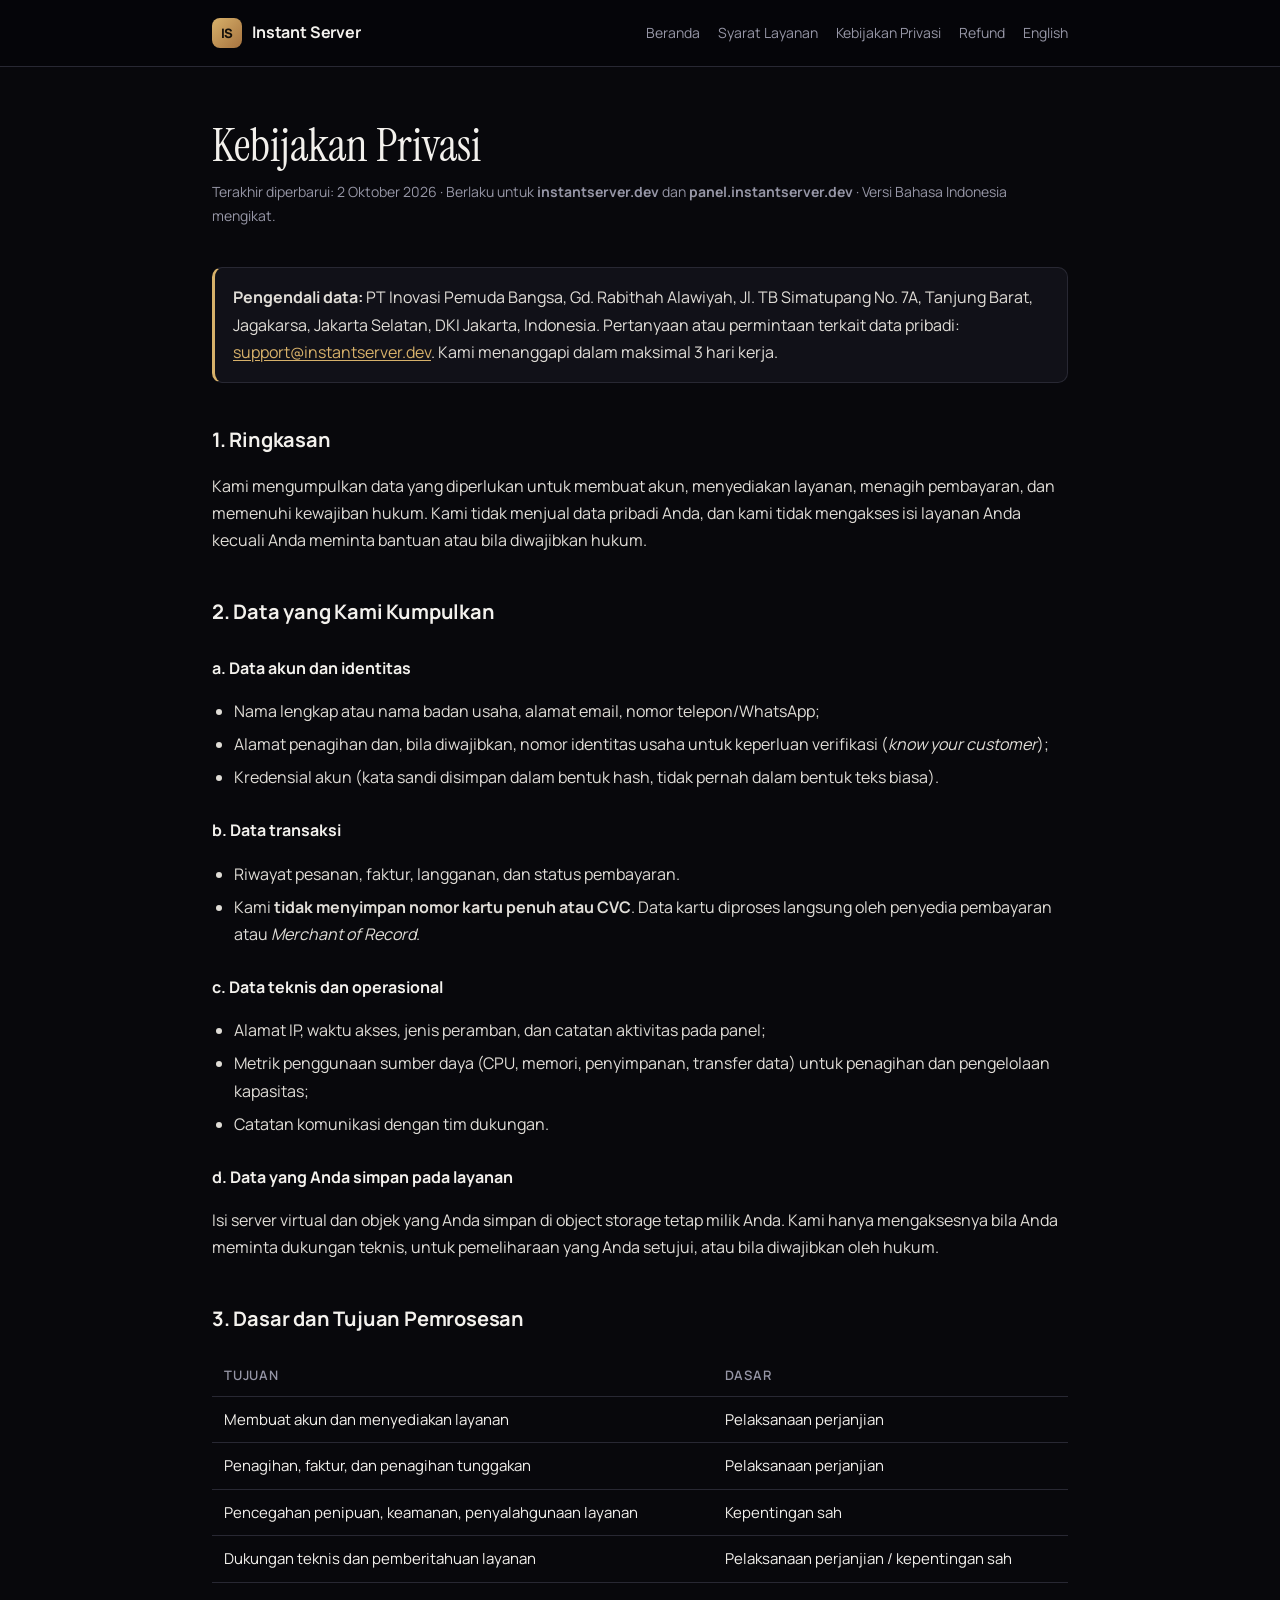
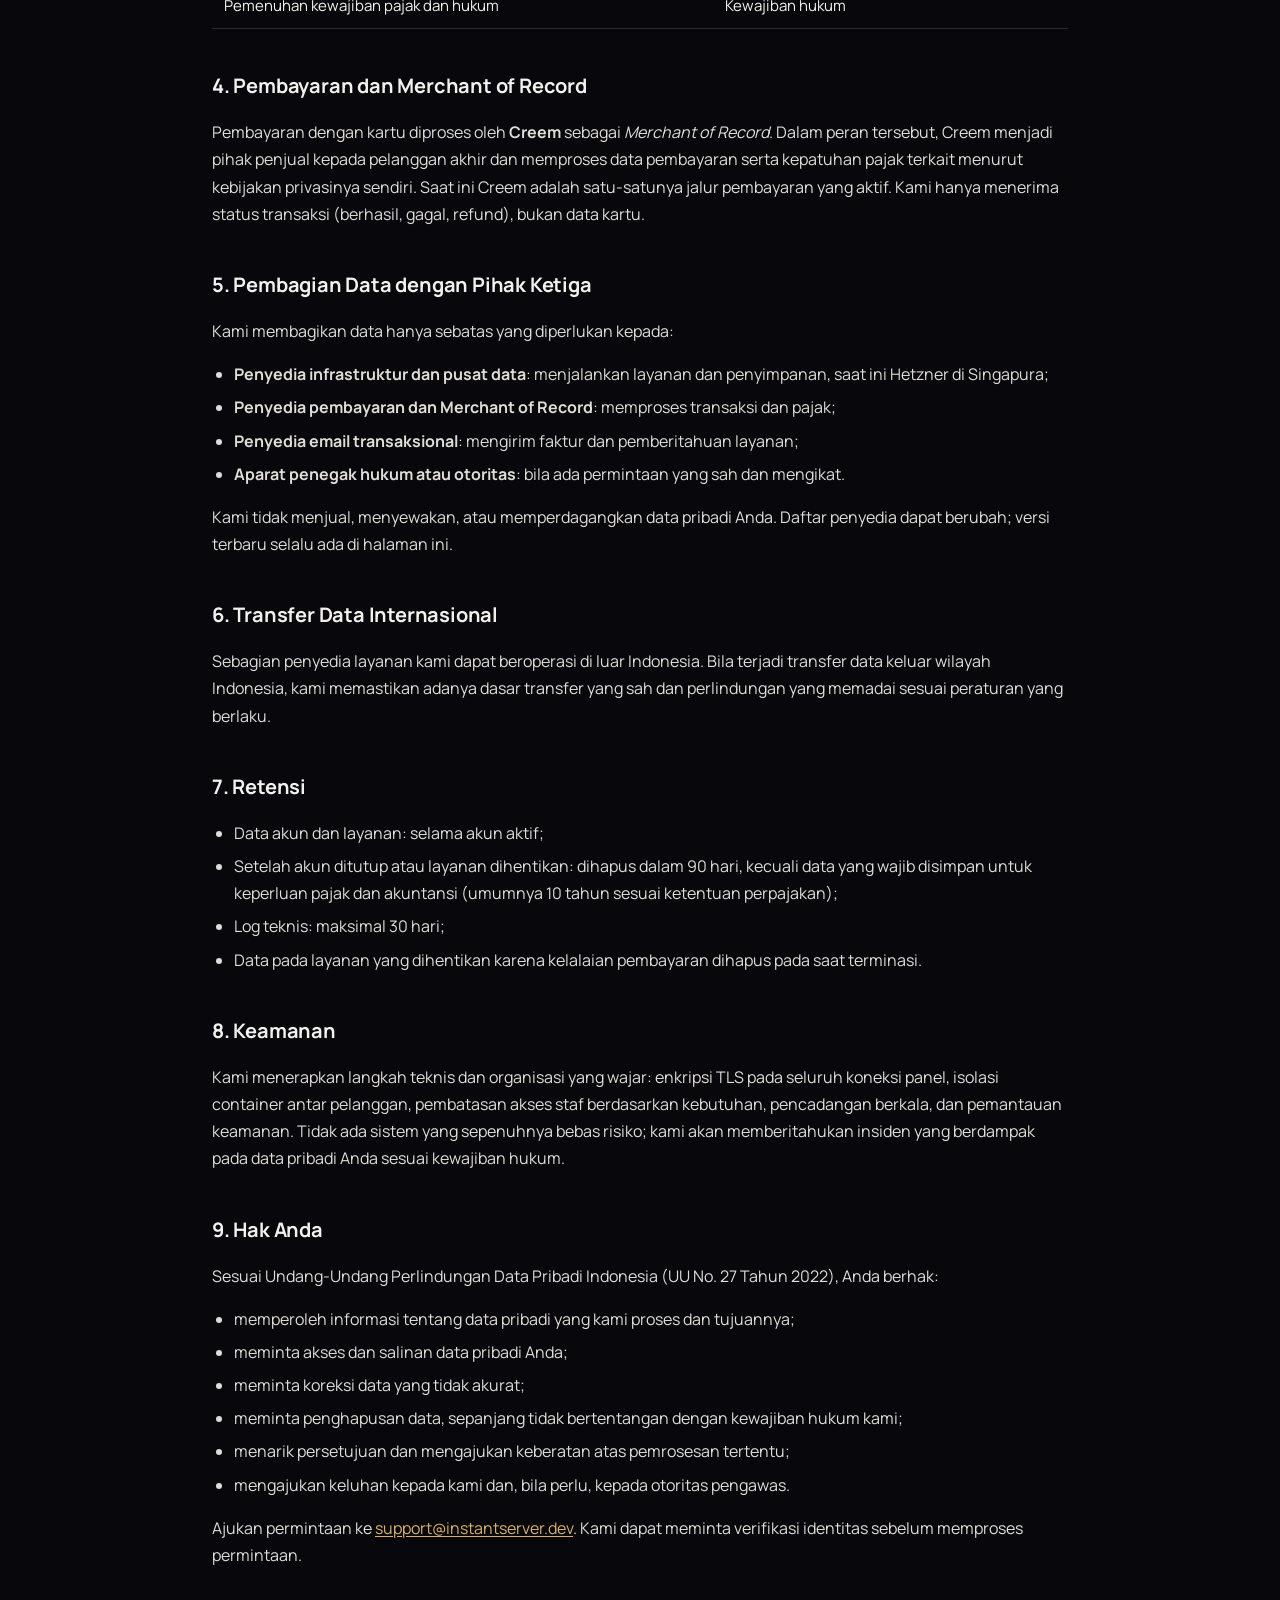
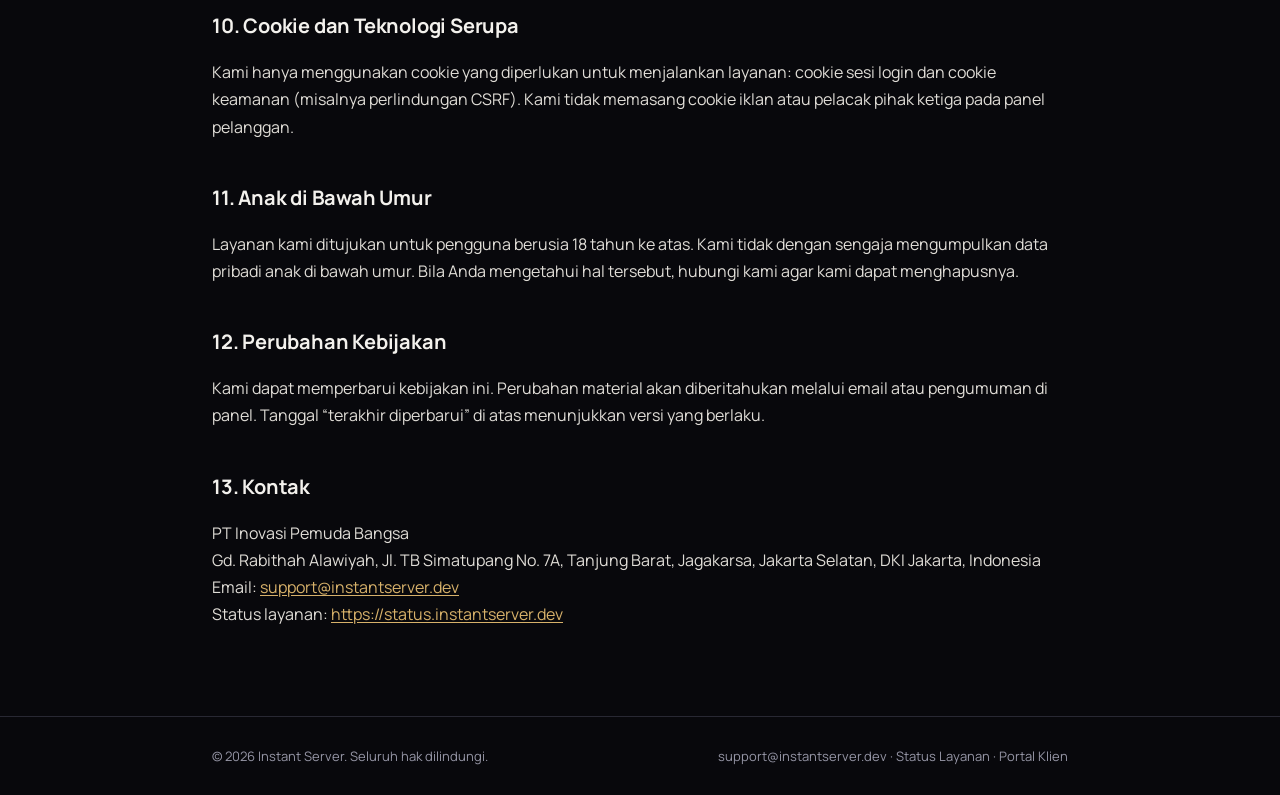
<file: privacy.html>
<!DOCTYPE html>
<html lang="id">
<head>
<meta charset="utf-8">
<meta name="viewport" content="width=device-width, initial-scale=1">
<title>Kebijakan Privasi | Instant Server</title>
<meta name="description" content="Kebijakan privasi Instant Server: data yang dikumpulkan, dasar pemrosesan, retensi, keamanan dan hak Anda.">
<!-- seo:begin -->
<link rel="canonical" href="https://instantserver.dev/privacy">
<link rel="alternate" hreflang="id" href="https://instantserver.dev/privacy">
<link rel="alternate" hreflang="en" href="https://instantserver.dev/en/privacy">
<link rel="alternate" hreflang="x-default" href="https://instantserver.dev/privacy">
<meta name="robots" content="index,follow,max-image-preview:large">
<meta name="theme-color" content="#08080c">
<meta property="og:type" content="article">
<meta property="og:site_name" content="Instant Server">
<meta property="og:locale" content="id_ID">
<meta property="og:url" content="https://instantserver.dev/privacy">
<meta property="og:title" content="Kebijakan Privasi | Instant Server">
<meta property="og:description" content="Kebijakan privasi Instant Server: data yang dikumpulkan, dasar pemrosesan, retensi, keamanan dan hak Anda.">
<meta property="og:image" content="https://instantserver.dev/assets/og.png">
<meta property="og:image:width" content="1200">
<meta property="og:image:height" content="630">
<meta property="og:image:alt" content="Kebijakan Privasi Instant Server">
<meta name="twitter:card" content="summary_large_image">
<meta name="twitter:title" content="Kebijakan Privasi | Instant Server">
<meta name="twitter:description" content="Kebijakan privasi Instant Server: data yang dikumpulkan, dasar pemrosesan, retensi, keamanan dan hak Anda.">
<meta name="twitter:image" content="https://instantserver.dev/assets/og.png">
<link rel="icon" href="/favicon.ico" sizes="16x16 32x32 48x48">
<link rel="icon" href="/favicon.svg" type="image/svg+xml">
<link rel="apple-touch-icon" href="/assets/apple-touch-icon.png">
<!-- seo:end -->
<link rel="preload" href="/assets/fonts/manrope-latin.woff2" as="font" type="font/woff2" crossorigin>
<style>
/* Self-hosted fonts: no third-party request, and inlined so the only
   stylesheet is the page itself (fonts.css was 158ms of render blocking). */
@font-face {
  font-family: 'Manrope';
  font-style: normal;
  font-weight: 400 800;
  font-display: swap;
  src: url('/assets/fonts/manrope-latin.woff2') format('woff2');
  unicode-range: U+0000-00FF, U+0131, U+0152-0153, U+02BB-02BC, U+02C6, U+02DA, U+02DC, U+0304, U+0308, U+0329, U+2000-206F, U+20AC, U+2122, U+2191, U+2193, U+2212, U+2215, U+FEFF, U+FFFD;
}
@font-face {
  font-family: 'Manrope';
  font-style: normal;
  font-weight: 400 800;
  font-display: swap;
  src: url('/assets/fonts/manrope-latin-ext.woff2') format('woff2');
  unicode-range: U+0100-02BA, U+02BD-02C5, U+02C7-02CC, U+02CE-02D7, U+02DD-02FF, U+0304, U+0308, U+0329, U+1D00-1DBF, U+1E00-1E9F, U+1EF2-1EFF, U+2020, U+20A0-20AB, U+20AD-20C4, U+2113, U+2C60-2C7F, U+A720-A7FF;
}
@font-face {
  font-family: 'Instrument Serif';
  font-style: normal;
  font-weight: 400;
  font-display: swap;
  src: url('/assets/fonts/instrument-serif-latin.woff2') format('woff2');
  unicode-range: U+0000-00FF, U+0131, U+0152-0153, U+02BB-02BC, U+02C6, U+02DA, U+02DC, U+0304, U+0308, U+0329, U+2000-206F, U+20AC, U+2122, U+2191, U+2193, U+2212, U+2215, U+FEFF, U+FFFD;
}
@font-face {
  font-family: 'Instrument Serif';
  font-style: italic;
  font-weight: 400;
  font-display: swap;
  src: url('/assets/fonts/instrument-serif-italic-latin.woff2') format('woff2');
  unicode-range: U+0000-00FF, U+0131, U+0152-0153, U+02BB-02BC, U+02C6, U+02DA, U+02DC, U+0304, U+0308, U+0329, U+2000-206F, U+20AC, U+2122, U+2191, U+2193, U+2212, U+2215, U+FEFF, U+FFFD;
}
</style>
<link rel="stylesheet" href="/assets/legal.css">
</head>
<body>
<header class="top">
  <div class="wrap">
    <a class="brand" href="https://instantserver.dev/"><span class="mark">IS</span> Instant Server</a>
    <nav><a href="/">Beranda</a><a href="/terms">Syarat Layanan</a><a href="/privacy">Kebijakan Privasi</a><a href="/refund">Refund</a><a href="/en/privacy" hreflang="en">English</a></nav>
  </div>
</header>
<main>
  <div class="wrap">

<h1>Kebijakan Privasi</h1>
<p class="sub">Terakhir diperbarui: 2 Oktober 2026 · Berlaku untuk <strong>instantserver.dev</strong> dan
<strong>panel.instantserver.dev</strong> · Versi Bahasa Indonesia mengikat.</p>

<div class="callout"><p><strong>Pengendali data:</strong> PT Inovasi Pemuda Bangsa, Gd. Rabithah Alawiyah, Jl. TB Simatupang No. 7A, Tanjung Barat, Jagakarsa, Jakarta Selatan, DKI Jakarta, Indonesia. Pertanyaan atau
permintaan terkait data pribadi: <a href="mailto:support@instantserver.dev">support@instantserver.dev</a>. Kami menanggapi dalam
maksimal 3 hari kerja.</p></div>

<h2>1. Ringkasan</h2>
<p>Kami mengumpulkan data yang diperlukan untuk membuat akun, menyediakan layanan, menagih
pembayaran, dan memenuhi kewajiban hukum. Kami tidak menjual data pribadi Anda, dan kami tidak
mengakses isi layanan Anda kecuali Anda meminta bantuan atau bila diwajibkan hukum.</p>

<h2>2. Data yang Kami Kumpulkan</h2>
<h3>a. Data akun dan identitas</h3>
<ul>
  <li>Nama lengkap atau nama badan usaha, alamat email, nomor telepon/WhatsApp;</li>
  <li>Alamat penagihan dan, bila diwajibkan, nomor identitas usaha untuk keperluan verifikasi
  (<em>know your customer</em>);</li>
  <li>Kredensial akun (kata sandi disimpan dalam bentuk hash, tidak pernah dalam bentuk teks biasa).</li>
</ul>
<h3>b. Data transaksi</h3>
<ul>
  <li>Riwayat pesanan, faktur, langganan, dan status pembayaran.</li>
  <li>Kami <strong>tidak menyimpan nomor kartu penuh atau CVC</strong>. Data kartu diproses langsung
  oleh penyedia pembayaran atau <em>Merchant of Record</em>.</li>
</ul>
<h3>c. Data teknis dan operasional</h3>
<ul>
  <li>Alamat IP, waktu akses, jenis peramban, dan catatan aktivitas pada panel;</li>
  <li>Metrik penggunaan sumber daya (CPU, memori, penyimpanan, transfer data) untuk penagihan dan
  pengelolaan kapasitas;</li>
  <li>Catatan komunikasi dengan tim dukungan.</li>
</ul>
<h3>d. Data yang Anda simpan pada layanan</h3>
<p>Isi server virtual dan objek yang Anda simpan di object storage tetap milik Anda. Kami hanya
mengaksesnya bila Anda meminta dukungan teknis, untuk pemeliharaan yang Anda setujui, atau bila
diwajibkan oleh hukum.</p>

<h2>3. Dasar dan Tujuan Pemrosesan</h2>
<table>
  <tr><th>Tujuan</th><th>Dasar</th></tr>
  <tr><td>Membuat akun dan menyediakan layanan</td><td>Pelaksanaan perjanjian</td></tr>
  <tr><td>Penagihan, faktur, dan penagihan tunggakan</td><td>Pelaksanaan perjanjian</td></tr>
  <tr><td>Pencegahan penipuan, keamanan, penyalahgunaan layanan</td><td>Kepentingan sah</td></tr>
  <tr><td>Dukungan teknis dan pemberitahuan layanan</td><td>Pelaksanaan perjanjian / kepentingan sah</td></tr>
  <tr><td>Pemenuhan kewajiban pajak dan hukum</td><td>Kewajiban hukum</td></tr>
</table>

<h2>4. Pembayaran dan Merchant of Record</h2>
<p>Pembayaran dengan kartu diproses oleh <strong>Creem</strong> sebagai
<em>Merchant of Record</em>. Dalam peran tersebut, Creem menjadi pihak penjual kepada pelanggan akhir
dan memproses data pembayaran serta kepatuhan pajak terkait menurut kebijakan privasinya sendiri.
Saat ini Creem adalah satu-satunya jalur pembayaran yang aktif. Kami hanya menerima status transaksi
(berhasil, gagal, refund), bukan data kartu.</p>

<h2>5. Pembagian Data dengan Pihak Ketiga</h2>
<p>Kami membagikan data hanya sebatas yang diperlukan kepada:</p>
<ul>
  <li><strong>Penyedia infrastruktur dan pusat data</strong>: menjalankan layanan dan penyimpanan,
  saat ini Hetzner di Singapura;</li>
  <li><strong>Penyedia pembayaran dan Merchant of Record</strong>: memproses transaksi dan pajak;</li>
  <li><strong>Penyedia email transaksional</strong>: mengirim faktur dan pemberitahuan layanan;</li>
  <li><strong>Aparat penegak hukum atau otoritas</strong>: bila ada permintaan yang sah dan mengikat.</li>
</ul>
<p>Kami tidak menjual, menyewakan, atau memperdagangkan data pribadi Anda. Daftar penyedia dapat
berubah; versi terbaru selalu ada di halaman ini.</p>

<h2>6. Transfer Data Internasional</h2>
<p>Sebagian penyedia layanan kami dapat beroperasi di luar Indonesia. Bila terjadi transfer data
keluar wilayah Indonesia, kami memastikan adanya dasar transfer yang sah dan perlindungan yang
memadai sesuai peraturan yang berlaku.</p>

<h2>7. Retensi</h2>
<ul>
  <li>Data akun dan layanan: selama akun aktif;</li>
  <li>Setelah akun ditutup atau layanan dihentikan: dihapus dalam 90 hari, kecuali data yang wajib
  disimpan untuk keperluan pajak dan akuntansi (umumnya 10 tahun sesuai ketentuan perpajakan);</li>
  <li>Log teknis: maksimal 30 hari;</li>
  <li>Data pada layanan yang dihentikan karena kelalaian pembayaran dihapus pada saat terminasi.</li>
</ul>

<h2>8. Keamanan</h2>
<p>Kami menerapkan langkah teknis dan organisasi yang wajar: enkripsi TLS pada seluruh koneksi panel,
isolasi container antar pelanggan, pembatasan akses staf berdasarkan kebutuhan, pencadangan berkala,
dan pemantauan keamanan. Tidak ada sistem yang sepenuhnya bebas risiko; kami akan memberitahukan
insiden yang berdampak pada data pribadi Anda sesuai kewajiban hukum.</p>

<h2>9. Hak Anda</h2>
<p>Sesuai Undang-Undang Perlindungan Data Pribadi Indonesia (UU No. 27 Tahun 2022), Anda berhak:</p>
<ul>
  <li>memperoleh informasi tentang data pribadi yang kami proses dan tujuannya;</li>
  <li>meminta akses dan salinan data pribadi Anda;</li>
  <li>meminta koreksi data yang tidak akurat;</li>
  <li>meminta penghapusan data, sepanjang tidak bertentangan dengan kewajiban hukum kami;</li>
  <li>menarik persetujuan dan mengajukan keberatan atas pemrosesan tertentu;</li>
  <li>mengajukan keluhan kepada kami dan, bila perlu, kepada otoritas pengawas.</li>
</ul>
<p>Ajukan permintaan ke <a href="mailto:support@instantserver.dev">support@instantserver.dev</a>. Kami dapat meminta verifikasi
identitas sebelum memproses permintaan.</p>

<h2>10. Cookie dan Teknologi Serupa</h2>
<p>Kami hanya menggunakan cookie yang diperlukan untuk menjalankan layanan: cookie sesi login dan
cookie keamanan (misalnya perlindungan CSRF). Kami tidak memasang cookie iklan atau pelacak pihak
ketiga pada panel pelanggan.</p>

<h2>11. Anak di Bawah Umur</h2>
<p>Layanan kami ditujukan untuk pengguna berusia 18 tahun ke atas. Kami tidak dengan sengaja
mengumpulkan data pribadi anak di bawah umur. Bila Anda mengetahui hal tersebut, hubungi kami agar
kami dapat menghapusnya.</p>

<h2>12. Perubahan Kebijakan</h2>
<p>Kami dapat memperbarui kebijakan ini. Perubahan material akan diberitahukan melalui email atau
pengumuman di panel. Tanggal &ldquo;terakhir diperbarui&rdquo; di atas menunjukkan versi yang
berlaku.</p>

<h2>13. Kontak</h2>
<p>PT Inovasi Pemuda Bangsa<br>Gd. Rabithah Alawiyah, Jl. TB Simatupang No. 7A, Tanjung Barat, Jagakarsa, Jakarta Selatan, DKI Jakarta, Indonesia<br>Email: <a href="mailto:support@instantserver.dev">support@instantserver.dev</a><br>
Status layanan: <a href="https://status.instantserver.dev">https://status.instantserver.dev</a></p>

  </div>
</main>
<footer class="site">
  <div class="wrap">
    <span>© 2026 Instant Server. Seluruh hak dilindungi.</span>
    <span><a href="mailto:support@instantserver.dev">support@instantserver.dev</a> · <a href="https://status.instantserver.dev">Status Layanan</a> · <a href="https://panel.instantserver.dev">Portal Klien</a></span>
  </div>
</footer>
</body>
</html>
</file>
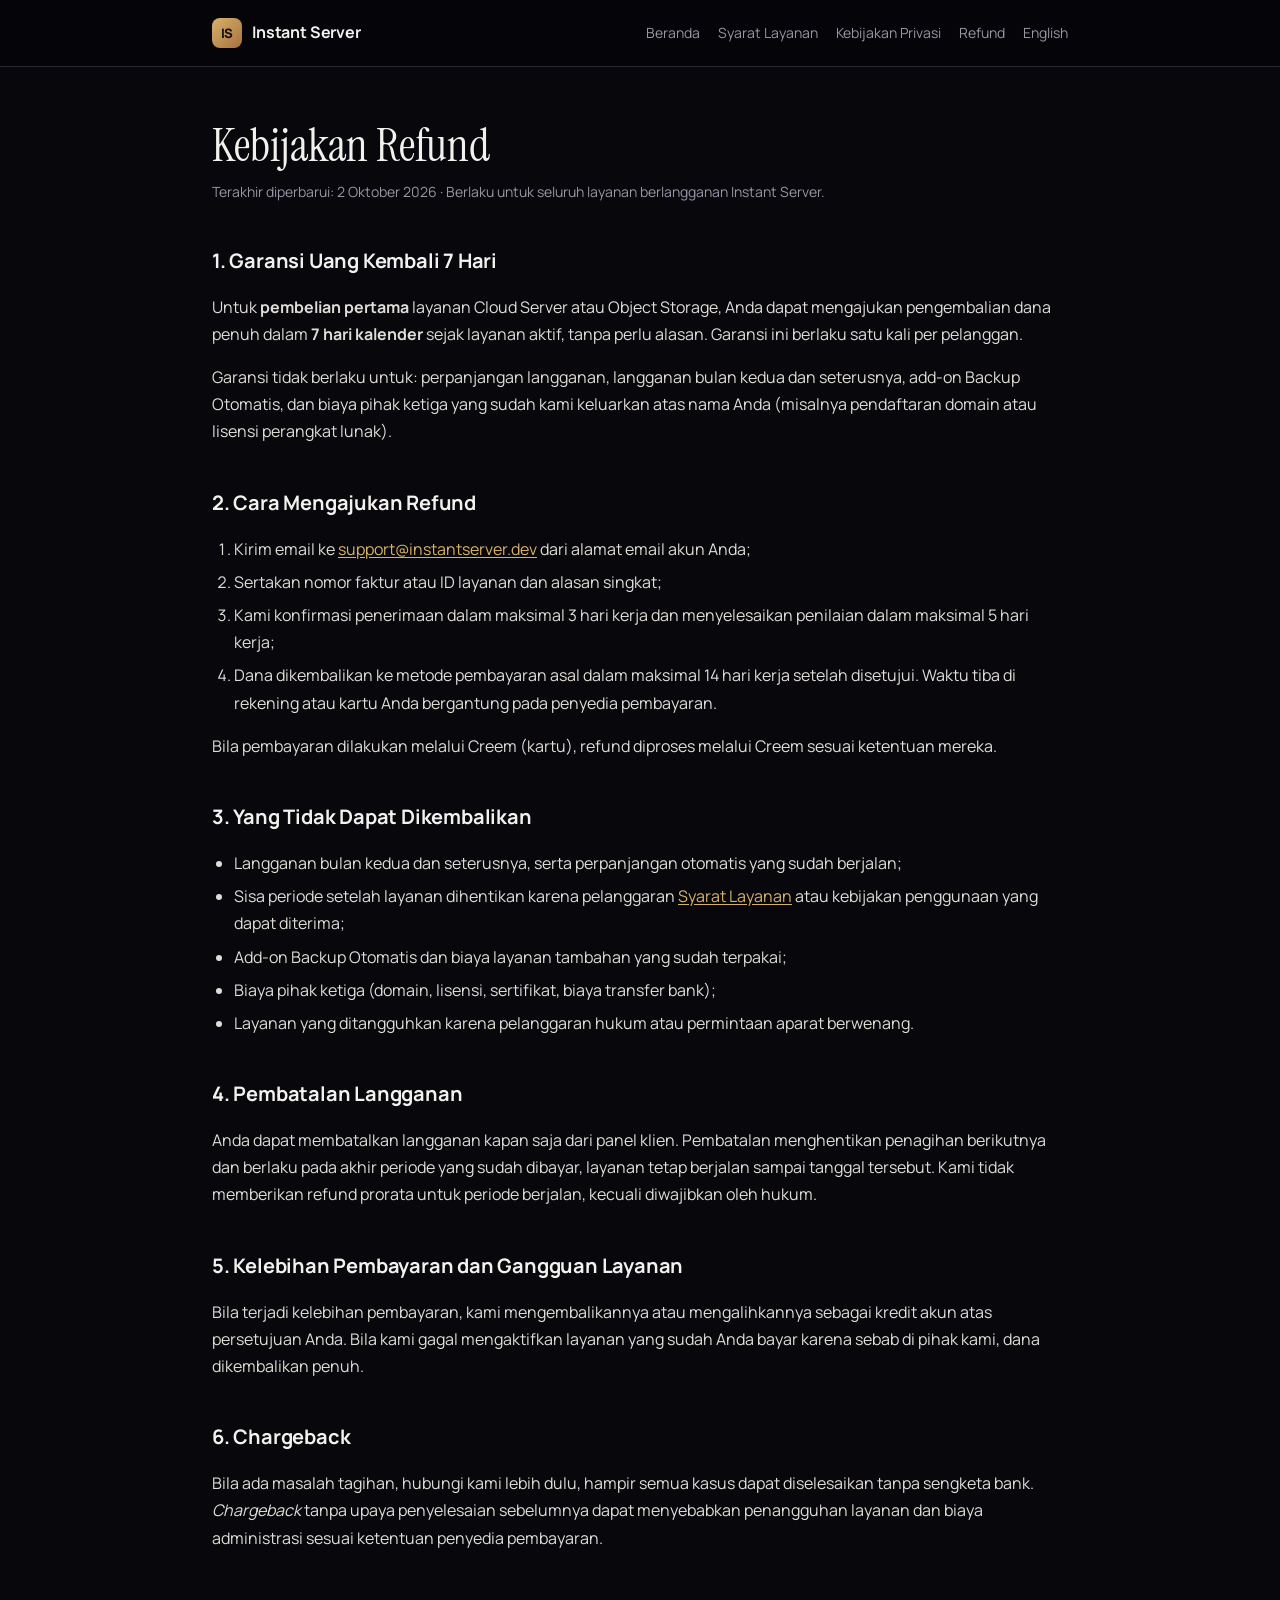
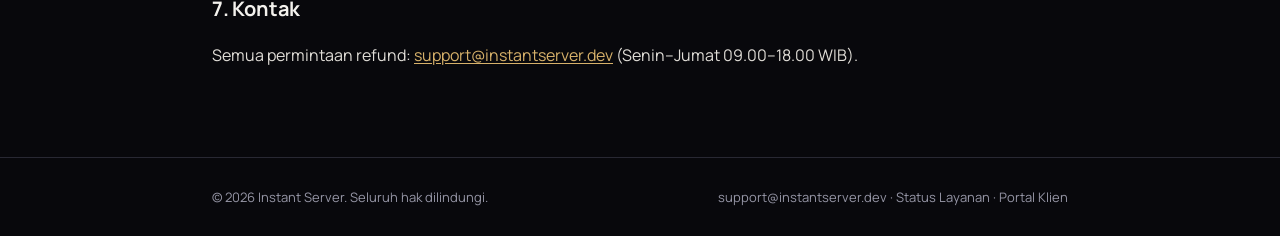
<file: refund.html>
<!DOCTYPE html>
<html lang="id">
<head>
<meta charset="utf-8">
<meta name="viewport" content="width=device-width, initial-scale=1">
<title>Kebijakan Refund | Instant Server</title>
<meta name="description" content="Kebijakan refund Instant Server: garansi uang kembali 7 hari, cara mengajukan, dan pengecualian.">
<!-- seo:begin -->
<link rel="canonical" href="https://instantserver.dev/refund">
<link rel="alternate" hreflang="id" href="https://instantserver.dev/refund">
<link rel="alternate" hreflang="en" href="https://instantserver.dev/en/refund">
<link rel="alternate" hreflang="x-default" href="https://instantserver.dev/refund">
<meta name="robots" content="index,follow,max-image-preview:large">
<meta name="theme-color" content="#08080c">
<meta property="og:type" content="article">
<meta property="og:site_name" content="Instant Server">
<meta property="og:locale" content="id_ID">
<meta property="og:url" content="https://instantserver.dev/refund">
<meta property="og:title" content="Kebijakan Refund | Instant Server">
<meta property="og:description" content="Kebijakan refund Instant Server: garansi uang kembali 7 hari, cara mengajukan, dan pengecualian.">
<meta property="og:image" content="https://instantserver.dev/assets/og.png">
<meta property="og:image:width" content="1200">
<meta property="og:image:height" content="630">
<meta property="og:image:alt" content="Kebijakan Refund Instant Server">
<meta name="twitter:card" content="summary_large_image">
<meta name="twitter:title" content="Kebijakan Refund | Instant Server">
<meta name="twitter:description" content="Kebijakan refund Instant Server: garansi uang kembali 7 hari, cara mengajukan, dan pengecualian.">
<meta name="twitter:image" content="https://instantserver.dev/assets/og.png">
<link rel="icon" href="/favicon.ico" sizes="16x16 32x32 48x48">
<link rel="icon" href="/favicon.svg" type="image/svg+xml">
<link rel="apple-touch-icon" href="/assets/apple-touch-icon.png">
<!-- seo:end -->
<link rel="preload" href="/assets/fonts/manrope-latin.woff2" as="font" type="font/woff2" crossorigin>
<style>
/* Self-hosted fonts: no third-party request, and inlined so the only
   stylesheet is the page itself (fonts.css was 158ms of render blocking). */
@font-face {
  font-family: 'Manrope';
  font-style: normal;
  font-weight: 400 800;
  font-display: swap;
  src: url('/assets/fonts/manrope-latin.woff2') format('woff2');
  unicode-range: U+0000-00FF, U+0131, U+0152-0153, U+02BB-02BC, U+02C6, U+02DA, U+02DC, U+0304, U+0308, U+0329, U+2000-206F, U+20AC, U+2122, U+2191, U+2193, U+2212, U+2215, U+FEFF, U+FFFD;
}
@font-face {
  font-family: 'Manrope';
  font-style: normal;
  font-weight: 400 800;
  font-display: swap;
  src: url('/assets/fonts/manrope-latin-ext.woff2') format('woff2');
  unicode-range: U+0100-02BA, U+02BD-02C5, U+02C7-02CC, U+02CE-02D7, U+02DD-02FF, U+0304, U+0308, U+0329, U+1D00-1DBF, U+1E00-1E9F, U+1EF2-1EFF, U+2020, U+20A0-20AB, U+20AD-20C4, U+2113, U+2C60-2C7F, U+A720-A7FF;
}
@font-face {
  font-family: 'Instrument Serif';
  font-style: normal;
  font-weight: 400;
  font-display: swap;
  src: url('/assets/fonts/instrument-serif-latin.woff2') format('woff2');
  unicode-range: U+0000-00FF, U+0131, U+0152-0153, U+02BB-02BC, U+02C6, U+02DA, U+02DC, U+0304, U+0308, U+0329, U+2000-206F, U+20AC, U+2122, U+2191, U+2193, U+2212, U+2215, U+FEFF, U+FFFD;
}
@font-face {
  font-family: 'Instrument Serif';
  font-style: italic;
  font-weight: 400;
  font-display: swap;
  src: url('/assets/fonts/instrument-serif-italic-latin.woff2') format('woff2');
  unicode-range: U+0000-00FF, U+0131, U+0152-0153, U+02BB-02BC, U+02C6, U+02DA, U+02DC, U+0304, U+0308, U+0329, U+2000-206F, U+20AC, U+2122, U+2191, U+2193, U+2212, U+2215, U+FEFF, U+FFFD;
}
</style>
<link rel="stylesheet" href="/assets/legal.css">
</head>
<body>
<header class="top">
  <div class="wrap">
    <a class="brand" href="https://instantserver.dev/"><span class="mark">IS</span> Instant Server</a>
    <nav><a href="/">Beranda</a><a href="/terms">Syarat Layanan</a><a href="/privacy">Kebijakan Privasi</a><a href="/refund">Refund</a><a href="/en/refund" hreflang="en">English</a></nav>
  </div>
</header>
<main>
  <div class="wrap">

<h1>Kebijakan Refund</h1>
<p class="sub">Terakhir diperbarui: 2 Oktober 2026 · Berlaku untuk seluruh layanan berlangganan Instant
Server.</p>

<h2>1. Garansi Uang Kembali 7 Hari</h2>
<p>Untuk <strong>pembelian pertama</strong> layanan Cloud Server atau Object Storage, Anda dapat
mengajukan pengembalian dana penuh dalam <strong>7 hari kalender</strong> sejak layanan aktif, tanpa
perlu alasan. Garansi ini berlaku satu kali per pelanggan.</p>
<p>Garansi tidak berlaku untuk: perpanjangan langganan, langganan bulan kedua dan seterusnya,
add-on Backup Otomatis, dan biaya pihak ketiga yang sudah kami keluarkan atas nama Anda (misalnya
pendaftaran domain atau lisensi perangkat lunak).</p>

<h2>2. Cara Mengajukan Refund</h2>
<ol>
  <li>Kirim email ke <a href="mailto:support@instantserver.dev">support@instantserver.dev</a> dari alamat email akun Anda;</li>
  <li>Sertakan nomor faktur atau ID layanan dan alasan singkat;</li>
  <li>Kami konfirmasi penerimaan dalam maksimal 3 hari kerja dan menyelesaikan penilaian dalam
  maksimal 5 hari kerja;</li>
  <li>Dana dikembalikan ke metode pembayaran asal dalam maksimal 14 hari kerja setelah disetujui.
  Waktu tiba di rekening atau kartu Anda bergantung pada penyedia pembayaran.</li>
</ol>
<p>Bila pembayaran dilakukan melalui Creem (kartu), refund diproses melalui Creem
sesuai ketentuan mereka.</p>

<h2>3. Yang Tidak Dapat Dikembalikan</h2>
<ul>
  <li>Langganan bulan kedua dan seterusnya, serta perpanjangan otomatis yang sudah berjalan;</li>
  <li>Sisa periode setelah layanan dihentikan karena pelanggaran <a href="/terms">Syarat Layanan</a>
  atau kebijakan penggunaan yang dapat diterima;</li>
  <li>Add-on Backup Otomatis dan biaya layanan tambahan yang sudah terpakai;</li>
  <li>Biaya pihak ketiga (domain, lisensi, sertifikat, biaya transfer bank);</li>
  <li>Layanan yang ditangguhkan karena pelanggaran hukum atau permintaan aparat berwenang.</li>
</ul>

<h2>4. Pembatalan Langganan</h2>
<p>Anda dapat membatalkan langganan kapan saja dari panel klien. Pembatalan menghentikan penagihan
berikutnya dan berlaku pada akhir periode yang sudah dibayar, layanan tetap berjalan sampai tanggal
tersebut. Kami tidak memberikan refund prorata untuk periode berjalan, kecuali diwajibkan oleh
hukum.</p>

<h2>5. Kelebihan Pembayaran dan Gangguan Layanan</h2>
<p>Bila terjadi kelebihan pembayaran, kami mengembalikannya atau mengalihkannya sebagai kredit akun
atas persetujuan Anda. Bila kami gagal mengaktifkan layanan yang sudah Anda bayar karena sebab di
pihak kami, dana dikembalikan penuh.</p>

<h2>6. Chargeback</h2>
<p>Bila ada masalah tagihan, hubungi kami lebih dulu, hampir semua kasus dapat diselesaikan tanpa
sengketa bank. <em>Chargeback</em> tanpa upaya penyelesaian sebelumnya dapat menyebabkan penangguhan
layanan dan biaya administrasi sesuai ketentuan penyedia pembayaran.</p>

<h2>7. Kontak</h2>
<p>Semua permintaan refund: <a href="mailto:support@instantserver.dev">support@instantserver.dev</a> (Senin&ndash;Jumat
09.00&ndash;18.00 WIB).</p>

  </div>
</main>
<footer class="site">
  <div class="wrap">
    <span>© 2026 Instant Server. Seluruh hak dilindungi.</span>
    <span><a href="mailto:support@instantserver.dev">support@instantserver.dev</a> · <a href="https://status.instantserver.dev">Status Layanan</a> · <a href="https://panel.instantserver.dev">Portal Klien</a></span>
  </div>
</footer>
</body>
</html>
</file>
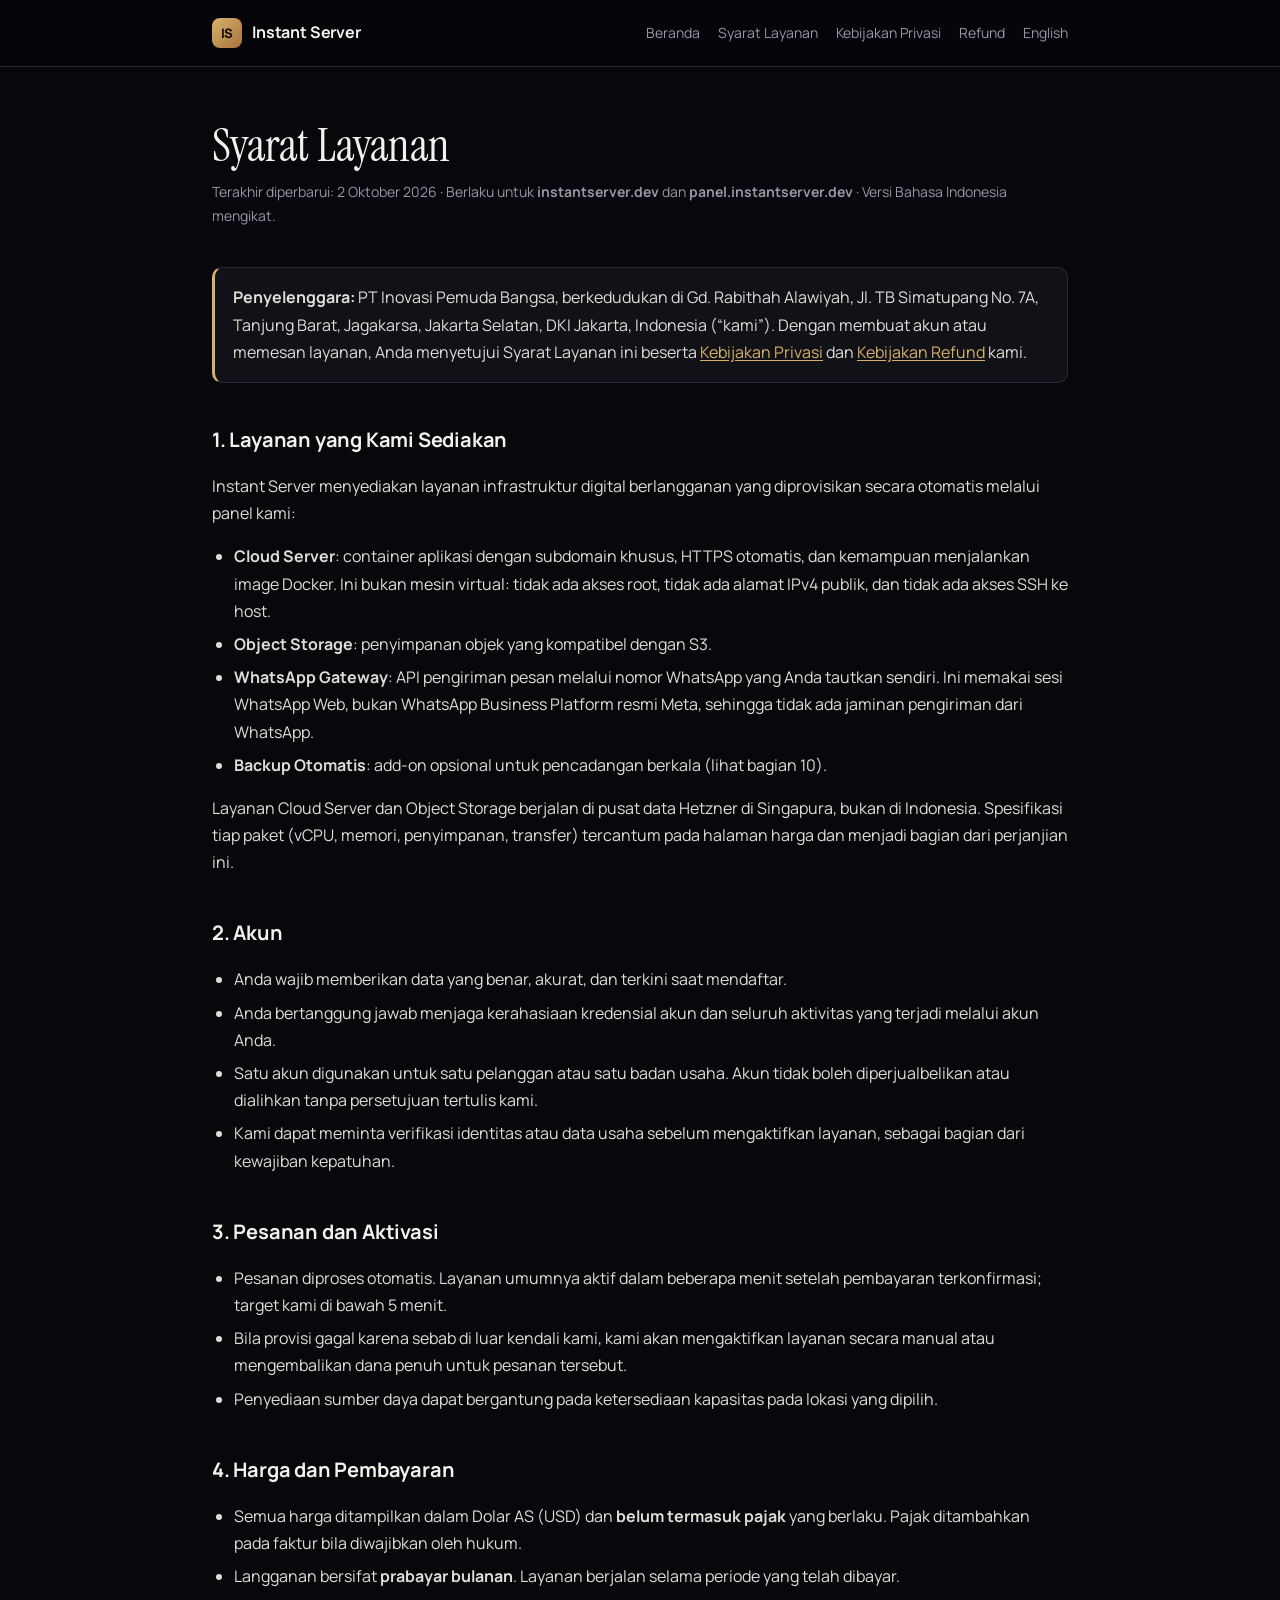
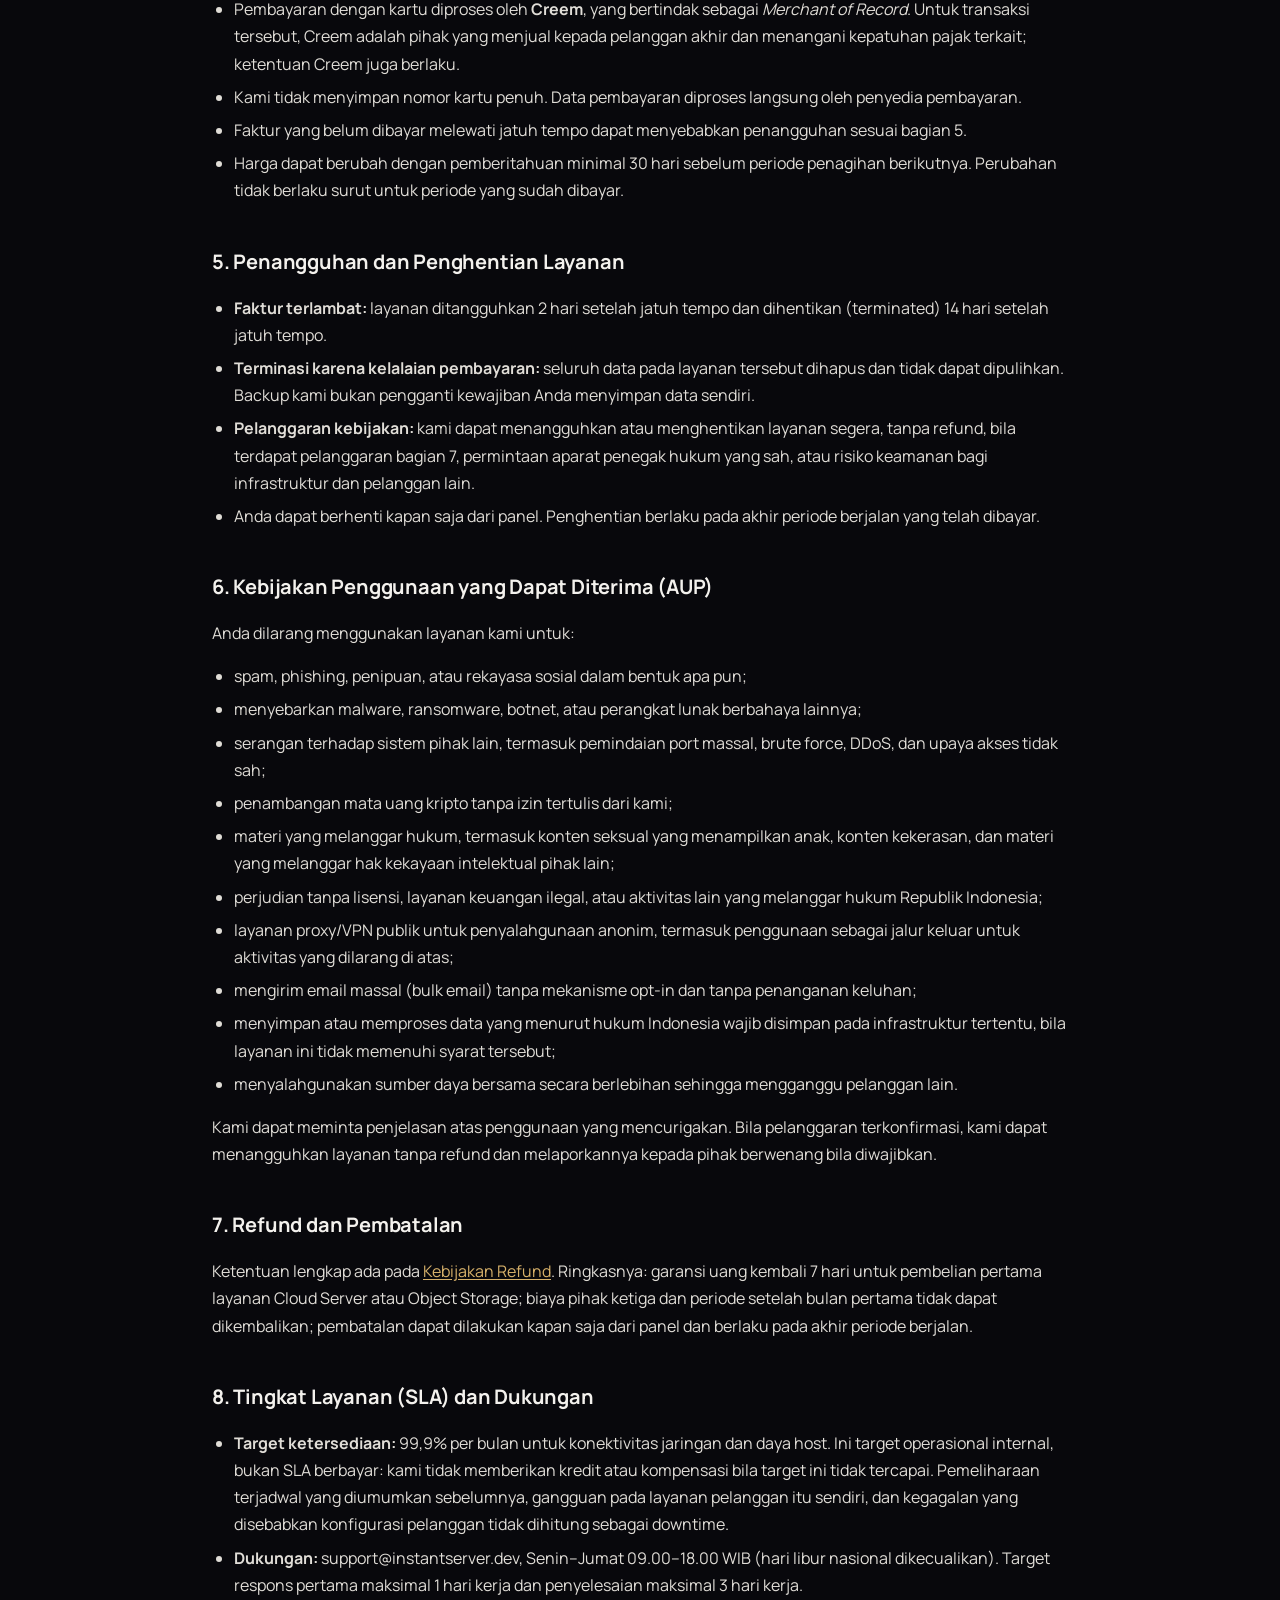
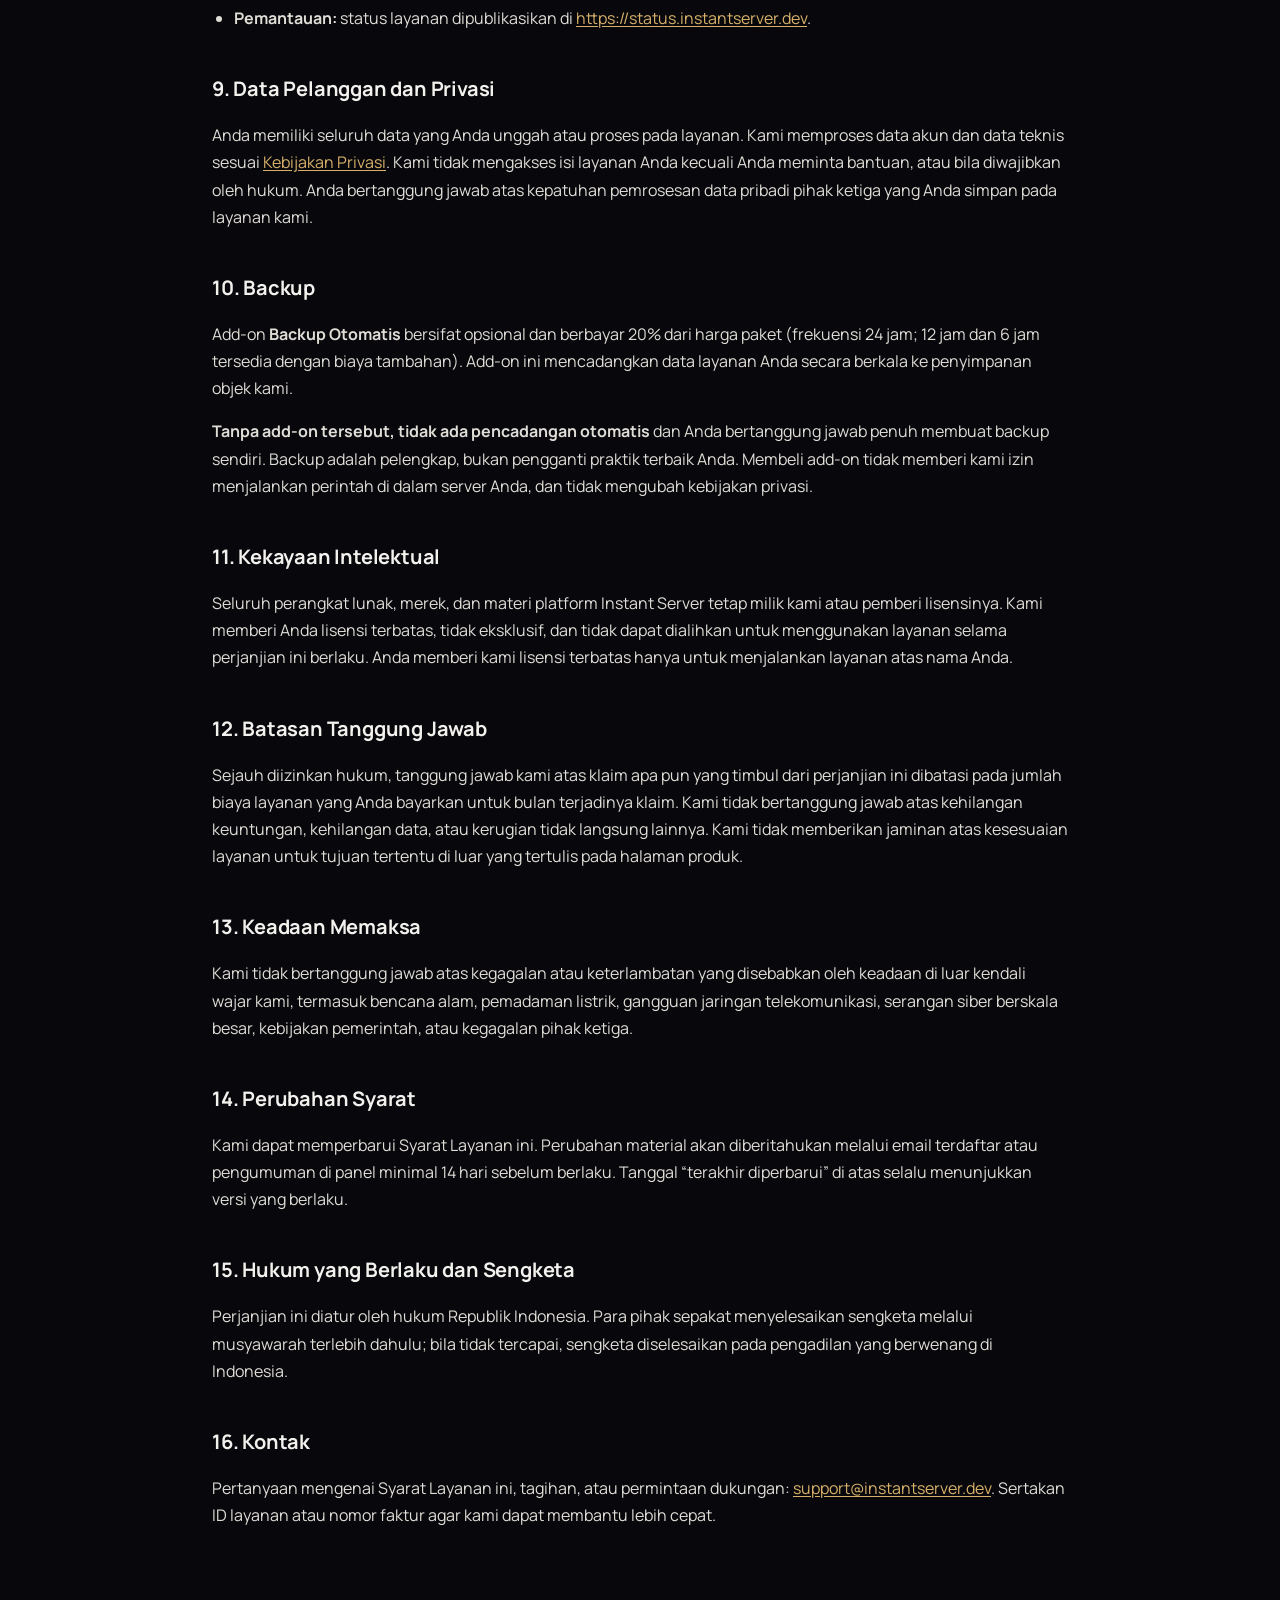
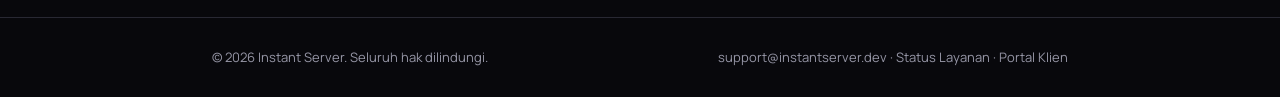
<file: terms.html>
<!DOCTYPE html>
<html lang="id">
<head>
<meta charset="utf-8">
<meta name="viewport" content="width=device-width, initial-scale=1">
<title>Syarat Layanan | Instant Server</title>
<meta name="description" content="Syarat layanan Instant Server: harga, penagihan, penangguhan, penggunaan yang dapat diterima, SLA dan refund.">
<!-- seo:begin -->
<link rel="canonical" href="https://instantserver.dev/terms">
<link rel="alternate" hreflang="id" href="https://instantserver.dev/terms">
<link rel="alternate" hreflang="en" href="https://instantserver.dev/en/terms">
<link rel="alternate" hreflang="x-default" href="https://instantserver.dev/terms">
<meta name="robots" content="index,follow,max-image-preview:large">
<meta name="theme-color" content="#08080c">
<meta property="og:type" content="article">
<meta property="og:site_name" content="Instant Server">
<meta property="og:locale" content="id_ID">
<meta property="og:url" content="https://instantserver.dev/terms">
<meta property="og:title" content="Syarat Layanan | Instant Server">
<meta property="og:description" content="Syarat layanan Instant Server: harga, penagihan, penangguhan, penggunaan yang dapat diterima, SLA dan refund.">
<meta property="og:image" content="https://instantserver.dev/assets/og.png">
<meta property="og:image:width" content="1200">
<meta property="og:image:height" content="630">
<meta property="og:image:alt" content="Syarat Layanan Instant Server">
<meta name="twitter:card" content="summary_large_image">
<meta name="twitter:title" content="Syarat Layanan | Instant Server">
<meta name="twitter:description" content="Syarat layanan Instant Server: harga, penagihan, penangguhan, penggunaan yang dapat diterima, SLA dan refund.">
<meta name="twitter:image" content="https://instantserver.dev/assets/og.png">
<link rel="icon" href="/favicon.ico" sizes="16x16 32x32 48x48">
<link rel="icon" href="/favicon.svg" type="image/svg+xml">
<link rel="apple-touch-icon" href="/assets/apple-touch-icon.png">
<!-- seo:end -->
<link rel="preload" href="/assets/fonts/manrope-latin.woff2" as="font" type="font/woff2" crossorigin>
<style>
/* Self-hosted fonts: no third-party request, and inlined so the only
   stylesheet is the page itself (fonts.css was 158ms of render blocking). */
@font-face {
  font-family: 'Manrope';
  font-style: normal;
  font-weight: 400 800;
  font-display: swap;
  src: url('/assets/fonts/manrope-latin.woff2') format('woff2');
  unicode-range: U+0000-00FF, U+0131, U+0152-0153, U+02BB-02BC, U+02C6, U+02DA, U+02DC, U+0304, U+0308, U+0329, U+2000-206F, U+20AC, U+2122, U+2191, U+2193, U+2212, U+2215, U+FEFF, U+FFFD;
}
@font-face {
  font-family: 'Manrope';
  font-style: normal;
  font-weight: 400 800;
  font-display: swap;
  src: url('/assets/fonts/manrope-latin-ext.woff2') format('woff2');
  unicode-range: U+0100-02BA, U+02BD-02C5, U+02C7-02CC, U+02CE-02D7, U+02DD-02FF, U+0304, U+0308, U+0329, U+1D00-1DBF, U+1E00-1E9F, U+1EF2-1EFF, U+2020, U+20A0-20AB, U+20AD-20C4, U+2113, U+2C60-2C7F, U+A720-A7FF;
}
@font-face {
  font-family: 'Instrument Serif';
  font-style: normal;
  font-weight: 400;
  font-display: swap;
  src: url('/assets/fonts/instrument-serif-latin.woff2') format('woff2');
  unicode-range: U+0000-00FF, U+0131, U+0152-0153, U+02BB-02BC, U+02C6, U+02DA, U+02DC, U+0304, U+0308, U+0329, U+2000-206F, U+20AC, U+2122, U+2191, U+2193, U+2212, U+2215, U+FEFF, U+FFFD;
}
@font-face {
  font-family: 'Instrument Serif';
  font-style: italic;
  font-weight: 400;
  font-display: swap;
  src: url('/assets/fonts/instrument-serif-italic-latin.woff2') format('woff2');
  unicode-range: U+0000-00FF, U+0131, U+0152-0153, U+02BB-02BC, U+02C6, U+02DA, U+02DC, U+0304, U+0308, U+0329, U+2000-206F, U+20AC, U+2122, U+2191, U+2193, U+2212, U+2215, U+FEFF, U+FFFD;
}
</style>
<link rel="stylesheet" href="/assets/legal.css">
</head>
<body>
<header class="top">
  <div class="wrap">
    <a class="brand" href="https://instantserver.dev/"><span class="mark">IS</span> Instant Server</a>
    <nav><a href="/">Beranda</a><a href="/terms">Syarat Layanan</a><a href="/privacy">Kebijakan Privasi</a><a href="/refund">Refund</a><a href="/en/terms" hreflang="en">English</a></nav>
  </div>
</header>
<main>
  <div class="wrap">

<h1>Syarat Layanan</h1>
<p class="sub">Terakhir diperbarui: 2 Oktober 2026 · Berlaku untuk <strong>instantserver.dev</strong> dan
<strong>panel.instantserver.dev</strong> · Versi Bahasa Indonesia mengikat.</p>

<div class="callout"><p><strong>Penyelenggara:</strong> PT Inovasi Pemuda Bangsa, berkedudukan di Gd. Rabithah Alawiyah, Jl. TB Simatupang No. 7A, Tanjung Barat, Jagakarsa, Jakarta Selatan, DKI Jakarta, Indonesia
(&ldquo;kami&rdquo;). Dengan membuat akun atau memesan layanan, Anda menyetujui Syarat Layanan ini
beserta <a href="/privacy">Kebijakan Privasi</a> dan <a href="/refund">Kebijakan Refund</a> kami.</p></div>

<h2>1. Layanan yang Kami Sediakan</h2>
<p>Instant Server menyediakan layanan infrastruktur digital berlangganan yang diprovisikan secara
otomatis melalui panel kami:</p>
<ul>
  <li><strong>Cloud Server</strong>: container aplikasi dengan subdomain khusus, HTTPS otomatis, dan
  kemampuan menjalankan image Docker. Ini bukan mesin virtual: tidak ada akses root, tidak ada alamat
  IPv4 publik, dan tidak ada akses SSH ke host.</li>
  <li><strong>Object Storage</strong>: penyimpanan objek yang kompatibel dengan S3.</li>
  <li><strong>WhatsApp Gateway</strong>: API pengiriman pesan melalui nomor WhatsApp yang Anda tautkan
  sendiri. Ini memakai sesi WhatsApp Web, bukan WhatsApp Business Platform resmi Meta, sehingga tidak
  ada jaminan pengiriman dari WhatsApp.</li>
  <li><strong>Backup Otomatis</strong>: add-on opsional untuk pencadangan berkala (lihat bagian 10).</li>
</ul>
<p>Layanan Cloud Server dan Object Storage berjalan di pusat data Hetzner di Singapura, bukan di
Indonesia. Spesifikasi tiap paket (vCPU, memori, penyimpanan, transfer) tercantum pada halaman harga
dan menjadi bagian dari perjanjian ini.</p>

<h2>2. Akun</h2>
<ul>
  <li>Anda wajib memberikan data yang benar, akurat, dan terkini saat mendaftar.</li>
  <li>Anda bertanggung jawab menjaga kerahasiaan kredensial akun dan seluruh aktivitas yang terjadi
  melalui akun Anda.</li>
  <li>Satu akun digunakan untuk satu pelanggan atau satu badan usaha. Akun tidak boleh diperjualbelikan
  atau dialihkan tanpa persetujuan tertulis kami.</li>
  <li>Kami dapat meminta verifikasi identitas atau data usaha sebelum mengaktifkan layanan, sebagai
  bagian dari kewajiban kepatuhan.</li>
</ul>

<h2>3. Pesanan dan Aktivasi</h2>
<ul>
  <li>Pesanan diproses otomatis. Layanan umumnya aktif dalam beberapa menit setelah pembayaran
  terkonfirmasi; target kami di bawah 5 menit.</li>
  <li>Bila provisi gagal karena sebab di luar kendali kami, kami akan mengaktifkan layanan secara
  manual atau mengembalikan dana penuh untuk pesanan tersebut.</li>
  <li>Penyediaan sumber daya dapat bergantung pada ketersediaan kapasitas pada lokasi yang dipilih.</li>
</ul>

<h2>4. Harga dan Pembayaran</h2>
<ul>
  <li>Semua harga ditampilkan dalam Dolar AS (USD) dan <strong>belum termasuk pajak</strong> yang berlaku.
  Pajak ditambahkan pada faktur bila diwajibkan oleh hukum.</li>
  <li>Langganan bersifat <strong>prabayar bulanan</strong>. Layanan berjalan selama periode yang telah
  dibayar.</li>
  <li>Pembayaran dengan kartu diproses oleh <strong>Creem</strong>, yang bertindak sebagai
  <em>Merchant of Record</em>. Untuk transaksi tersebut, Creem adalah pihak yang menjual kepada
  pelanggan akhir dan menangani kepatuhan pajak terkait; ketentuan Creem juga berlaku.</li>
  <li>Kami tidak menyimpan nomor kartu penuh. Data pembayaran diproses langsung oleh penyedia
  pembayaran.</li>
  <li>Faktur yang belum dibayar melewati jatuh tempo dapat menyebabkan penangguhan sesuai bagian 5.</li>
  <li>Harga dapat berubah dengan pemberitahuan minimal 30 hari sebelum periode penagihan berikutnya.
  Perubahan tidak berlaku surut untuk periode yang sudah dibayar.</li>
</ul>

<h2>5. Penangguhan dan Penghentian Layanan</h2>
<ul>
  <li><strong>Faktur terlambat:</strong> layanan ditangguhkan 2 hari setelah jatuh tempo dan
  dihentikan (terminated) 14 hari setelah jatuh tempo.</li>
  <li><strong>Terminasi karena kelalaian pembayaran:</strong> seluruh data pada layanan tersebut
  dihapus dan tidak dapat dipulihkan. Backup kami bukan pengganti kewajiban Anda menyimpan data
  sendiri.</li>
  <li><strong>Pelanggaran kebijakan:</strong> kami dapat menangguhkan atau menghentikan layanan
  segera, tanpa refund, bila terdapat pelanggaran bagian 7, permintaan aparat penegak hukum yang
  sah, atau risiko keamanan bagi infrastruktur dan pelanggan lain.</li>
  <li>Anda dapat berhenti kapan saja dari panel. Penghentian berlaku pada akhir periode berjalan
  yang telah dibayar.</li>
</ul>

<h2>6. Kebijakan Penggunaan yang Dapat Diterima (AUP)</h2>
<p>Anda dilarang menggunakan layanan kami untuk:</p>
<ul>
  <li>spam, phishing, penipuan, atau rekayasa sosial dalam bentuk apa pun;</li>
  <li>menyebarkan malware, ransomware, botnet, atau perangkat lunak berbahaya lainnya;</li>
  <li>serangan terhadap sistem pihak lain, termasuk pemindaian port massal, brute force, DDoS, dan
  upaya akses tidak sah;</li>
  <li>penambangan mata uang kripto tanpa izin tertulis dari kami;</li>
  <li>materi yang melanggar hukum, termasuk konten seksual yang menampilkan anak, konten kekerasan,
  dan materi yang melanggar hak kekayaan intelektual pihak lain;</li>
  <li>perjudian tanpa lisensi, layanan keuangan ilegal, atau aktivitas lain yang melanggar hukum
  Republik Indonesia;</li>
  <li>layanan proxy/VPN publik untuk penyalahgunaan anonim, termasuk penggunaan sebagai jalur keluar
  untuk aktivitas yang dilarang di atas;</li>
  <li>mengirim email massal (bulk email) tanpa mekanisme opt-in dan tanpa penanganan keluhan;</li>
  <li>menyimpan atau memproses data yang menurut hukum Indonesia wajib disimpan pada infrastruktur
  tertentu, bila layanan ini tidak memenuhi syarat tersebut;</li>
  <li>menyalahgunakan sumber daya bersama secara berlebihan sehingga mengganggu pelanggan lain.</li>
</ul>
<p>Kami dapat meminta penjelasan atas penggunaan yang mencurigakan. Bila pelanggaran terkonfirmasi,
kami dapat menangguhkan layanan tanpa refund dan melaporkannya kepada pihak berwenang bila
diwajibkan.</p>

<h2>7. Refund dan Pembatalan</h2>
<p>Ketentuan lengkap ada pada <a href="/refund">Kebijakan Refund</a>. Ringkasnya: garansi uang kembali
7 hari untuk pembelian pertama layanan Cloud Server atau Object Storage; biaya pihak ketiga dan
periode setelah bulan pertama tidak dapat dikembalikan; pembatalan dapat dilakukan kapan saja dari
panel dan berlaku pada akhir periode berjalan.</p>

<h2>8. Tingkat Layanan (SLA) dan Dukungan</h2>
<ul>
  <li><strong>Target ketersediaan:</strong> 99,9% per bulan untuk konektivitas jaringan dan daya
  host. Ini target operasional internal, bukan SLA berbayar: kami tidak memberikan kredit atau
  kompensasi bila target ini tidak tercapai. Pemeliharaan terjadwal yang diumumkan sebelumnya, gangguan pada layanan pelanggan itu sendiri,
  dan kegagalan yang disebabkan konfigurasi pelanggan tidak dihitung sebagai downtime.</li>
  <li><strong>Dukungan:</strong> support@instantserver.dev, Senin&ndash;Jumat 09.00&ndash;18.00 WIB (hari libur nasional
  dikecualikan). Target respons pertama maksimal 1 hari kerja dan penyelesaian maksimal 3 hari kerja.</li>
  <li><strong>Pemantauan:</strong> status layanan dipublikasikan di <a href="https://status.instantserver.dev">https://status.instantserver.dev</a>.</li>
</ul>

<h2>9. Data Pelanggan dan Privasi</h2>
<p>Anda memiliki seluruh data yang Anda unggah atau proses pada layanan. Kami memproses data akun dan
data teknis sesuai <a href="/privacy">Kebijakan Privasi</a>. Kami tidak mengakses isi layanan Anda
kecuali Anda meminta bantuan, atau bila diwajibkan oleh hukum. Anda bertanggung jawab atas kepatuhan
pemrosesan data pribadi pihak ketiga yang Anda simpan pada layanan kami.</p>

<h2>10. Backup</h2>
<p>Add-on <strong>Backup Otomatis</strong> bersifat opsional dan berbayar 20% dari harga paket
(frekuensi 24 jam; 12 jam dan 6 jam tersedia dengan biaya tambahan). Add-on ini mencadangkan data
layanan Anda secara berkala ke penyimpanan objek kami.</p>
<p><strong>Tanpa add-on tersebut, tidak ada pencadangan otomatis</strong> dan Anda bertanggung jawab
penuh membuat backup sendiri. Backup adalah pelengkap, bukan pengganti praktik terbaik Anda. Membeli
add-on tidak memberi kami izin menjalankan perintah di dalam server Anda, dan tidak mengubah
kebijakan privasi.</p>

<h2>11. Kekayaan Intelektual</h2>
<p>Seluruh perangkat lunak, merek, dan materi platform Instant Server tetap milik kami atau pemberi
lisensinya. Kami memberi Anda lisensi terbatas, tidak eksklusif, dan tidak dapat dialihkan untuk
menggunakan layanan selama perjanjian ini berlaku. Anda memberi kami lisensi terbatas hanya untuk
menjalankan layanan atas nama Anda.</p>

<h2>12. Batasan Tanggung Jawab</h2>
<p>Sejauh diizinkan hukum, tanggung jawab kami atas klaim apa pun yang timbul dari perjanjian ini
dibatasi pada jumlah biaya layanan yang Anda bayarkan untuk bulan terjadinya klaim. Kami tidak
bertanggung jawab atas kehilangan keuntungan, kehilangan data, atau kerugian tidak langsung lainnya.
Kami tidak memberikan jaminan atas kesesuaian layanan untuk tujuan tertentu di luar yang tertulis
pada halaman produk.</p>

<h2>13. Keadaan Memaksa</h2>
<p>Kami tidak bertanggung jawab atas kegagalan atau keterlambatan yang disebabkan oleh keadaan di
luar kendali wajar kami, termasuk bencana alam, pemadaman listrik, gangguan jaringan telekomunikasi,
serangan siber berskala besar, kebijakan pemerintah, atau kegagalan pihak ketiga.</p>

<h2>14. Perubahan Syarat</h2>
<p>Kami dapat memperbarui Syarat Layanan ini. Perubahan material akan diberitahukan melalui email
terdaftar atau pengumuman di panel minimal 14 hari sebelum berlaku. Tanggal &ldquo;terakhir
diperbarui&rdquo; di atas selalu menunjukkan versi yang berlaku.</p>

<h2>15. Hukum yang Berlaku dan Sengketa</h2>
<p>Perjanjian ini diatur oleh hukum Republik Indonesia. Para pihak sepakat menyelesaikan sengketa
melalui musyawarah terlebih dahulu; bila tidak tercapai, sengketa diselesaikan pada pengadilan yang
berwenang di Indonesia.</p>

<h2>16. Kontak</h2>
<p>Pertanyaan mengenai Syarat Layanan ini, tagihan, atau permintaan dukungan:
<a href="mailto:support@instantserver.dev">support@instantserver.dev</a>. Sertakan ID layanan atau nomor faktur agar kami dapat
membantu lebih cepat.</p>

  </div>
</main>
<footer class="site">
  <div class="wrap">
    <span>© 2026 Instant Server. Seluruh hak dilindungi.</span>
    <span><a href="mailto:support@instantserver.dev">support@instantserver.dev</a> · <a href="https://status.instantserver.dev">Status Layanan</a> · <a href="https://panel.instantserver.dev">Portal Klien</a></span>
  </div>
</footer>
</body>
</html>
</file>
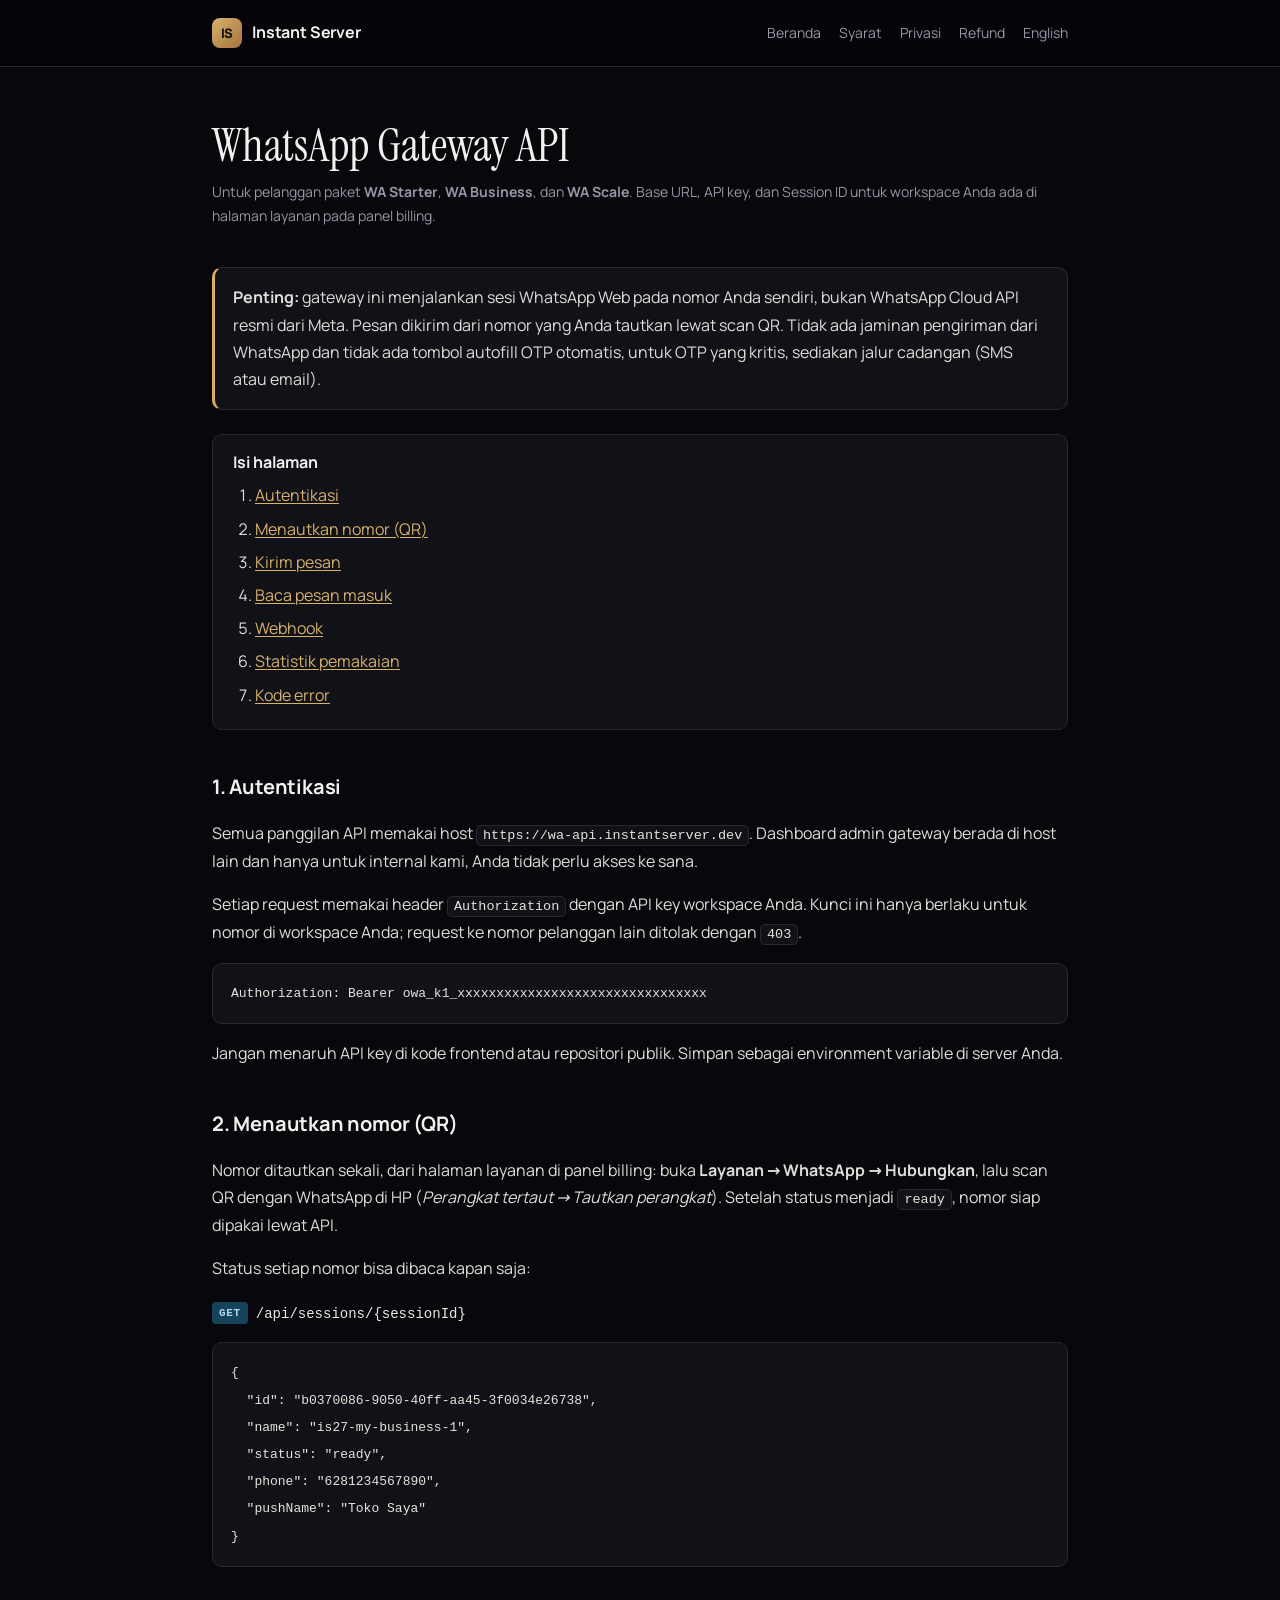
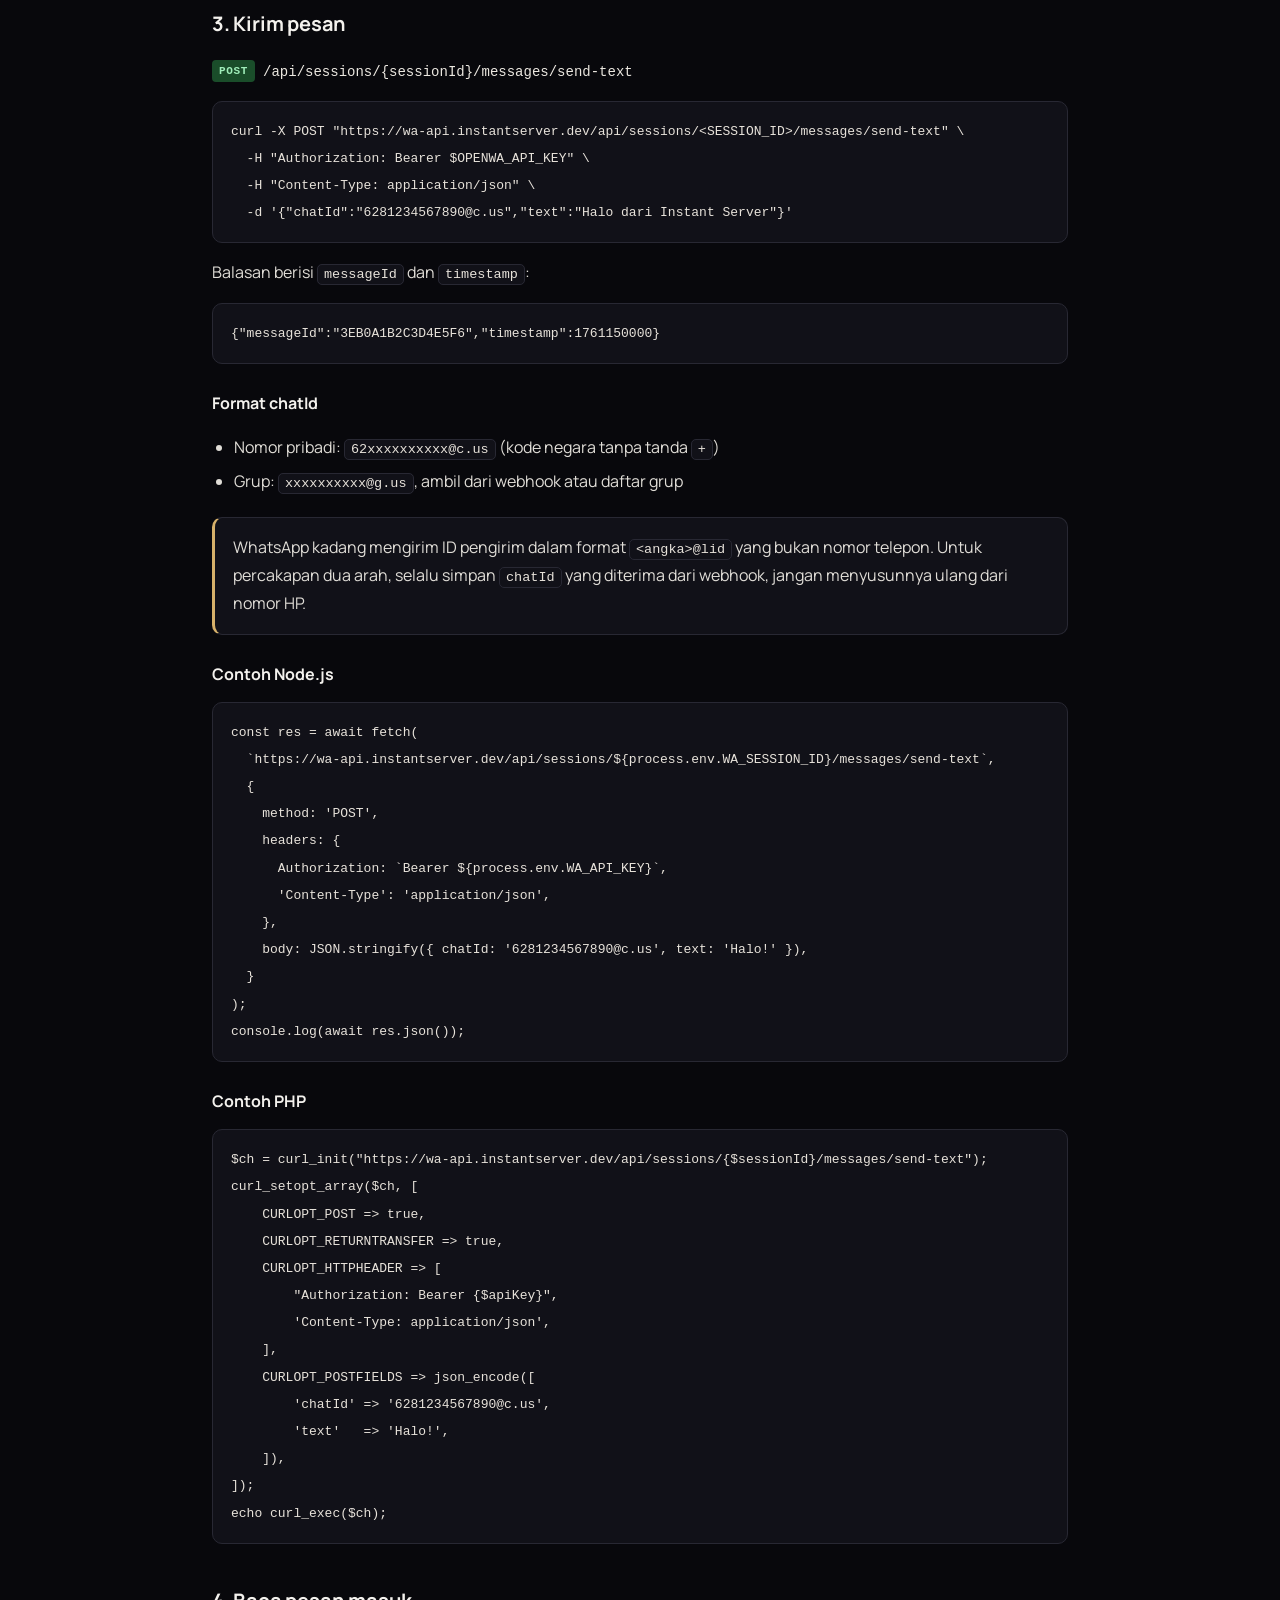
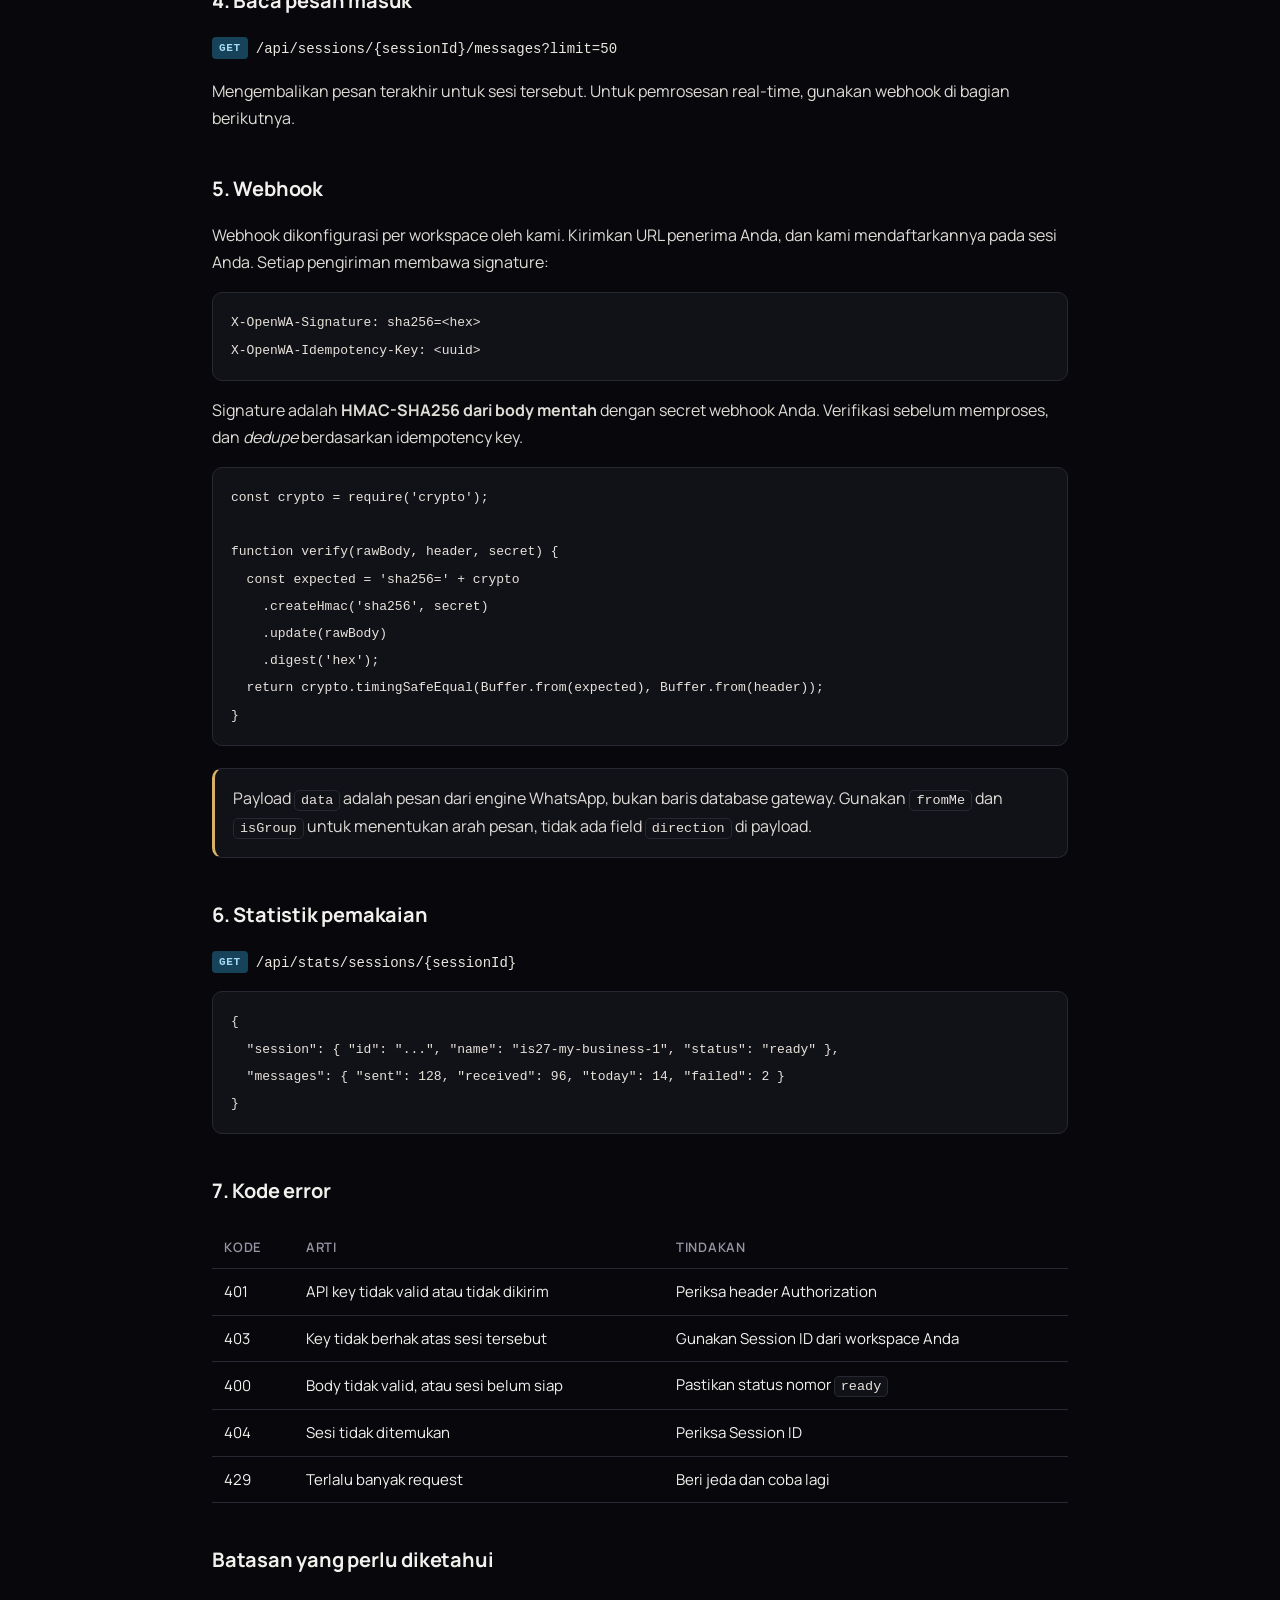
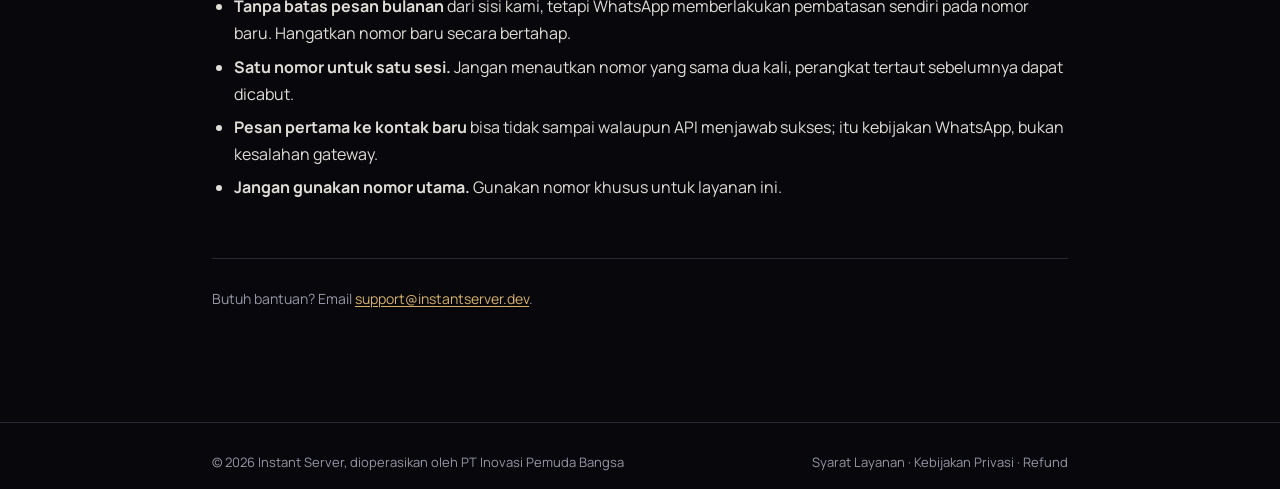
<file: whatsapp-api.html>
<!DOCTYPE html>
<html lang="id">
<head>
<meta charset="utf-8">
<meta name="viewport" content="width=device-width, initial-scale=1">
<title>WhatsApp Gateway API | Instant Server</title>
<meta name="description" content="Dokumentasi API WhatsApp Gateway Instant Server: autentikasi, kirim pesan, webhook masuk, dan contoh kode.">
<!-- seo:begin -->
<link rel="canonical" href="https://instantserver.dev/whatsapp-api">
<link rel="alternate" hreflang="id" href="https://instantserver.dev/whatsapp-api">
<link rel="alternate" hreflang="en" href="https://instantserver.dev/en/whatsapp-api">
<link rel="alternate" hreflang="x-default" href="https://instantserver.dev/whatsapp-api">
<meta name="robots" content="index,follow,max-image-preview:large">
<meta name="theme-color" content="#08080c">
<meta property="og:type" content="article">
<meta property="og:site_name" content="Instant Server">
<meta property="og:locale" content="id_ID">
<meta property="og:url" content="https://instantserver.dev/whatsapp-api">
<meta property="og:title" content="WhatsApp Gateway API | Instant Server">
<meta property="og:description" content="Dokumentasi API WhatsApp Gateway Instant Server: autentikasi, kirim pesan, webhook masuk, dan contoh kode.">
<meta property="og:image" content="https://instantserver.dev/assets/og.png">
<meta property="og:image:width" content="1200">
<meta property="og:image:height" content="630">
<meta property="og:image:alt" content="Dokumentasi WhatsApp Gateway API Instant Server">
<meta name="twitter:card" content="summary_large_image">
<meta name="twitter:title" content="WhatsApp Gateway API | Instant Server">
<meta name="twitter:description" content="Dokumentasi API WhatsApp Gateway Instant Server: autentikasi, kirim pesan, webhook masuk, dan contoh kode.">
<meta name="twitter:image" content="https://instantserver.dev/assets/og.png">
<link rel="icon" href="/favicon.ico" sizes="16x16 32x32 48x48">
<link rel="icon" href="/favicon.svg" type="image/svg+xml">
<link rel="apple-touch-icon" href="/assets/apple-touch-icon.png">
<!-- seo:end -->
<link rel="preload" href="/assets/fonts/manrope-latin.woff2" as="font" type="font/woff2" crossorigin>
<style>
/* Self-hosted fonts: no third-party request, and inlined so the only
   stylesheet is the page itself (fonts.css was 158ms of render blocking). */
@font-face {
  font-family: 'Manrope';
  font-style: normal;
  font-weight: 400 800;
  font-display: swap;
  src: url('/assets/fonts/manrope-latin.woff2') format('woff2');
  unicode-range: U+0000-00FF, U+0131, U+0152-0153, U+02BB-02BC, U+02C6, U+02DA, U+02DC, U+0304, U+0308, U+0329, U+2000-206F, U+20AC, U+2122, U+2191, U+2193, U+2212, U+2215, U+FEFF, U+FFFD;
}
@font-face {
  font-family: 'Manrope';
  font-style: normal;
  font-weight: 400 800;
  font-display: swap;
  src: url('/assets/fonts/manrope-latin-ext.woff2') format('woff2');
  unicode-range: U+0100-02BA, U+02BD-02C5, U+02C7-02CC, U+02CE-02D7, U+02DD-02FF, U+0304, U+0308, U+0329, U+1D00-1DBF, U+1E00-1E9F, U+1EF2-1EFF, U+2020, U+20A0-20AB, U+20AD-20C4, U+2113, U+2C60-2C7F, U+A720-A7FF;
}
@font-face {
  font-family: 'Instrument Serif';
  font-style: normal;
  font-weight: 400;
  font-display: swap;
  src: url('/assets/fonts/instrument-serif-latin.woff2') format('woff2');
  unicode-range: U+0000-00FF, U+0131, U+0152-0153, U+02BB-02BC, U+02C6, U+02DA, U+02DC, U+0304, U+0308, U+0329, U+2000-206F, U+20AC, U+2122, U+2191, U+2193, U+2212, U+2215, U+FEFF, U+FFFD;
}
@font-face {
  font-family: 'Instrument Serif';
  font-style: italic;
  font-weight: 400;
  font-display: swap;
  src: url('/assets/fonts/instrument-serif-italic-latin.woff2') format('woff2');
  unicode-range: U+0000-00FF, U+0131, U+0152-0153, U+02BB-02BC, U+02C6, U+02DA, U+02DC, U+0304, U+0308, U+0329, U+2000-206F, U+20AC, U+2122, U+2191, U+2193, U+2212, U+2215, U+FEFF, U+FFFD;
}
</style>
<link rel="stylesheet" href="/assets/legal.css">
<style>
  code{background:var(--panel);border:1px solid var(--line);border-radius:5px;padding:2px 6px;
    font-family:ui-monospace,SFMono-Regular,Menlo,monospace;font-size:13.5px;color:hsl(40,20%,88%)}
  pre{background:var(--panel);border:1px solid var(--line);border-radius:10px;padding:16px 18px;
    overflow-x:auto;margin:14px 0}
  pre code{background:none;border:0;padding:0;font-size:13px;line-height:1.6}
  .method{display:inline-block;font-family:ui-monospace,monospace;font-size:11px;font-weight:700;
    letter-spacing:.06em;padding:2px 7px;border-radius:4px;margin-right:8px;vertical-align:2px}
  .get{background:hsl(200,60%,22%);color:hsl(200,80%,80%)}
  .post{background:hsl(140,50%,20%);color:hsl(140,70%,78%)}
  .ep{font-family:ui-monospace,monospace;font-size:14px;color:hsl(40,20%,90%)}
  .toc{background:var(--panel);border:1px solid var(--line);border-radius:10px;padding:14px 20px;margin:24px 0}
  .toc ol{margin:6px 0}
</style>
</head>
<body>
<header class="top">
  <div class="wrap">
    <a class="brand" href="https://instantserver.dev/"><span class="mark">IS</span> Instant Server</a>
    <nav><a href="/">Beranda</a><a href="/terms">Syarat</a><a href="/privacy">Privasi</a><a href="/refund">Refund</a><a href="/en/whatsapp-api" hreflang="en">English</a></nav>
  </div>
</header>
<main>
  <div class="wrap">

<h1>WhatsApp Gateway API</h1>
<p class="sub">Untuk pelanggan paket <strong>WA Starter</strong>, <strong>WA Business</strong>, dan <strong>WA Scale</strong>.
Base URL, API key, dan Session ID untuk workspace Anda ada di halaman layanan pada panel billing.</p>

<div class="callout"><p><strong>Penting:</strong> gateway ini menjalankan sesi WhatsApp Web pada nomor Anda sendiri,
bukan WhatsApp Cloud API resmi dari Meta. Pesan dikirim dari nomor yang Anda tautkan lewat scan QR.
Tidak ada jaminan pengiriman dari WhatsApp dan tidak ada tombol autofill OTP otomatis,
untuk OTP yang kritis, sediakan jalur cadangan (SMS atau email).</p></div>

<div class="toc">
  <strong>Isi halaman</strong>
  <ol>
    <li><a href="#auth">Autentikasi</a></li>
    <li><a href="#link">Menautkan nomor (QR)</a></li>
    <li><a href="#send">Kirim pesan</a></li>
    <li><a href="#read">Baca pesan masuk</a></li>
    <li><a href="#webhook">Webhook</a></li>
    <li><a href="#stats">Statistik pemakaian</a></li>
    <li><a href="#errors">Kode error</a></li>
  </ol>
</div>

<h2 id="auth">1. Autentikasi</h2>
<p>Semua panggilan API memakai host <code>https://wa-api.instantserver.dev</code>.
Dashboard admin gateway berada di host lain dan hanya untuk internal kami, Anda tidak perlu akses ke sana.</p>
<p>Setiap request memakai header <code>Authorization</code> dengan API key workspace Anda.
Kunci ini hanya berlaku untuk nomor di workspace Anda; request ke nomor pelanggan lain
ditolak dengan <code>403</code>.</p>
<pre><code>Authorization: Bearer owa_k1_xxxxxxxxxxxxxxxxxxxxxxxxxxxxxxxx</code></pre>
<p>Jangan menaruh API key di kode frontend atau repositori publik. Simpan sebagai
environment variable di server Anda.</p>

<h2 id="link">2. Menautkan nomor (QR)</h2>
<p>Nomor ditautkan sekali, dari halaman layanan di panel billing:
buka <strong>Layanan → WhatsApp → Hubungkan</strong>, lalu scan QR dengan
WhatsApp di HP (<em>Perangkat tertaut → Tautkan perangkat</em>).
Setelah status menjadi <code>ready</code>, nomor siap dipakai lewat API.</p>
<p>Status setiap nomor bisa dibaca kapan saja:</p>
<p><span class="method get">GET</span><span class="ep">/api/sessions/{sessionId}</span></p>
<pre><code>{
  "id": "b0370086-9050-40ff-aa45-3f0034e26738",
  "name": "is27-my-business-1",
  "status": "ready",
  "phone": "6281234567890",
  "pushName": "Toko Saya"
}</code></pre>

<h2 id="send">3. Kirim pesan</h2>
<p><span class="method post">POST</span><span class="ep">/api/sessions/{sessionId}/messages/send-text</span></p>
<pre><code>curl -X POST "https://wa-api.instantserver.dev/api/sessions/&lt;SESSION_ID&gt;/messages/send-text" \
  -H "Authorization: Bearer $OPENWA_API_KEY" \
  -H "Content-Type: application/json" \
  -d '{"chatId":"6281234567890@c.us","text":"Halo dari Instant Server"}'</code></pre>
<p>Balasan berisi <code>messageId</code> dan <code>timestamp</code>:</p>
<pre><code>{"messageId":"3EB0A1B2C3D4E5F6","timestamp":1761150000}</code></pre>

<h3>Format chatId</h3>
<ul>
  <li>Nomor pribadi: <code>62xxxxxxxxxx@c.us</code> (kode negara tanpa tanda <code>+</code>)</li>
  <li>Grup: <code>xxxxxxxxxx@g.us</code>, ambil dari webhook atau daftar grup</li>
</ul>
<div class="callout"><p>WhatsApp kadang mengirim ID pengirim dalam format
<code>&lt;angka&gt;@lid</code> yang bukan nomor telepon. Untuk percakapan dua arah,
selalu simpan <code>chatId</code> yang diterima dari webhook, jangan menyusunnya ulang dari nomor HP.</p></div>

<h3>Contoh Node.js</h3>
<pre><code>const res = await fetch(
  `https://wa-api.instantserver.dev/api/sessions/${process.env.WA_SESSION_ID}/messages/send-text`,
  {
    method: 'POST',
    headers: {
      Authorization: `Bearer ${process.env.WA_API_KEY}`,
      'Content-Type': 'application/json',
    },
    body: JSON.stringify({ chatId: '6281234567890@c.us', text: 'Halo!' }),
  }
);
console.log(await res.json());</code></pre>

<h3>Contoh PHP</h3>
<pre><code>$ch = curl_init("https://wa-api.instantserver.dev/api/sessions/{$sessionId}/messages/send-text");
curl_setopt_array($ch, [
    CURLOPT_POST =&gt; true,
    CURLOPT_RETURNTRANSFER =&gt; true,
    CURLOPT_HTTPHEADER =&gt; [
        "Authorization: Bearer {$apiKey}",
        'Content-Type: application/json',
    ],
    CURLOPT_POSTFIELDS =&gt; json_encode([
        'chatId' =&gt; '6281234567890@c.us',
        'text'   =&gt; 'Halo!',
    ]),
]);
echo curl_exec($ch);</code></pre>

<h2 id="read">4. Baca pesan masuk</h2>
<p><span class="method get">GET</span><span class="ep">/api/sessions/{sessionId}/messages?limit=50</span></p>
<p>Mengembalikan pesan terakhir untuk sesi tersebut. Untuk pemrosesan real-time,
gunakan webhook di bagian berikutnya.</p>

<h2 id="webhook">5. Webhook</h2>
<p>Webhook dikonfigurasi per workspace oleh kami. Kirimkan URL penerima Anda, dan kami
mendaftarkannya pada sesi Anda. Setiap pengiriman membawa signature:</p>
<pre><code>X-OpenWA-Signature: sha256=&lt;hex&gt;
X-OpenWA-Idempotency-Key: &lt;uuid&gt;</code></pre>
<p>Signature adalah <strong>HMAC-SHA256 dari body mentah</strong> dengan secret webhook Anda.
Verifikasi sebelum memproses, dan <em>dedupe</em> berdasarkan idempotency key.</p>
<pre><code>const crypto = require('crypto');

function verify(rawBody, header, secret) {
  const expected = 'sha256=' + crypto
    .createHmac('sha256', secret)
    .update(rawBody)
    .digest('hex');
  return crypto.timingSafeEqual(Buffer.from(expected), Buffer.from(header));
}</code></pre>
<div class="callout"><p>Payload <code>data</code> adalah pesan dari engine WhatsApp, bukan baris database gateway.
Gunakan <code>fromMe</code> dan <code>isGroup</code> untuk menentukan arah pesan,
tidak ada field <code>direction</code> di payload.</p></div>

<h2 id="stats">6. Statistik pemakaian</h2>
<p><span class="method get">GET</span><span class="ep">/api/stats/sessions/{sessionId}</span></p>
<pre><code>{
  "session": { "id": "...", "name": "is27-my-business-1", "status": "ready" },
  "messages": { "sent": 128, "received": 96, "today": 14, "failed": 2 }
}</code></pre>

<h2 id="errors">7. Kode error</h2>
<table>
  <thead><tr><th>Kode</th><th>Arti</th><th>Tindakan</th></tr></thead>
  <tbody>
    <tr><td>401</td><td>API key tidak valid atau tidak dikirim</td><td>Periksa header Authorization</td></tr>
    <tr><td>403</td><td>Key tidak berhak atas sesi tersebut</td><td>Gunakan Session ID dari workspace Anda</td></tr>
    <tr><td>400</td><td>Body tidak valid, atau sesi belum siap</td><td>Pastikan status nomor <code>ready</code></td></tr>
    <tr><td>404</td><td>Sesi tidak ditemukan</td><td>Periksa Session ID</td></tr>
    <tr><td>429</td><td>Terlalu banyak request</td><td>Beri jeda dan coba lagi</td></tr>
  </tbody>
</table>

<h2>Batasan yang perlu diketahui</h2>
<ul>
  <li><strong>Tanpa batas pesan bulanan</strong> dari sisi kami, tetapi WhatsApp memberlakukan
  pembatasan sendiri pada nomor baru. Hangatkan nomor baru secara bertahap.</li>
  <li><strong>Satu nomor untuk satu sesi.</strong> Jangan menautkan nomor yang sama dua kali,
  perangkat tertaut sebelumnya dapat dicabut.</li>
  <li><strong>Pesan pertama ke kontak baru</strong> bisa tidak sampai walaupun API menjawab sukses;
  itu kebijakan WhatsApp, bukan kesalahan gateway.</li>
  <li><strong>Jangan gunakan nomor utama.</strong> Gunakan nomor khusus untuk layanan ini.</li>
</ul>

<div class="divider"></div>
<p class="sub" style="margin-top:28px">Butuh bantuan? Email
<a href="mailto:support@instantserver.dev">support@instantserver.dev</a>.</p>

  </div>
</main>
<footer class="site">
  <div class="wrap">
    <span>© <span id="yr"></span> Instant Server, dioperasikan oleh PT Inovasi Pemuda Bangsa</span>
    <span><a href="/terms">Syarat Layanan</a> · <a href="/privacy">Kebijakan Privasi</a> · <a href="/refund">Refund</a></span>
  </div>
</footer>
<script>document.getElementById('yr').textContent = new Date().getFullYear();</script>
</body>
</html>
</file>
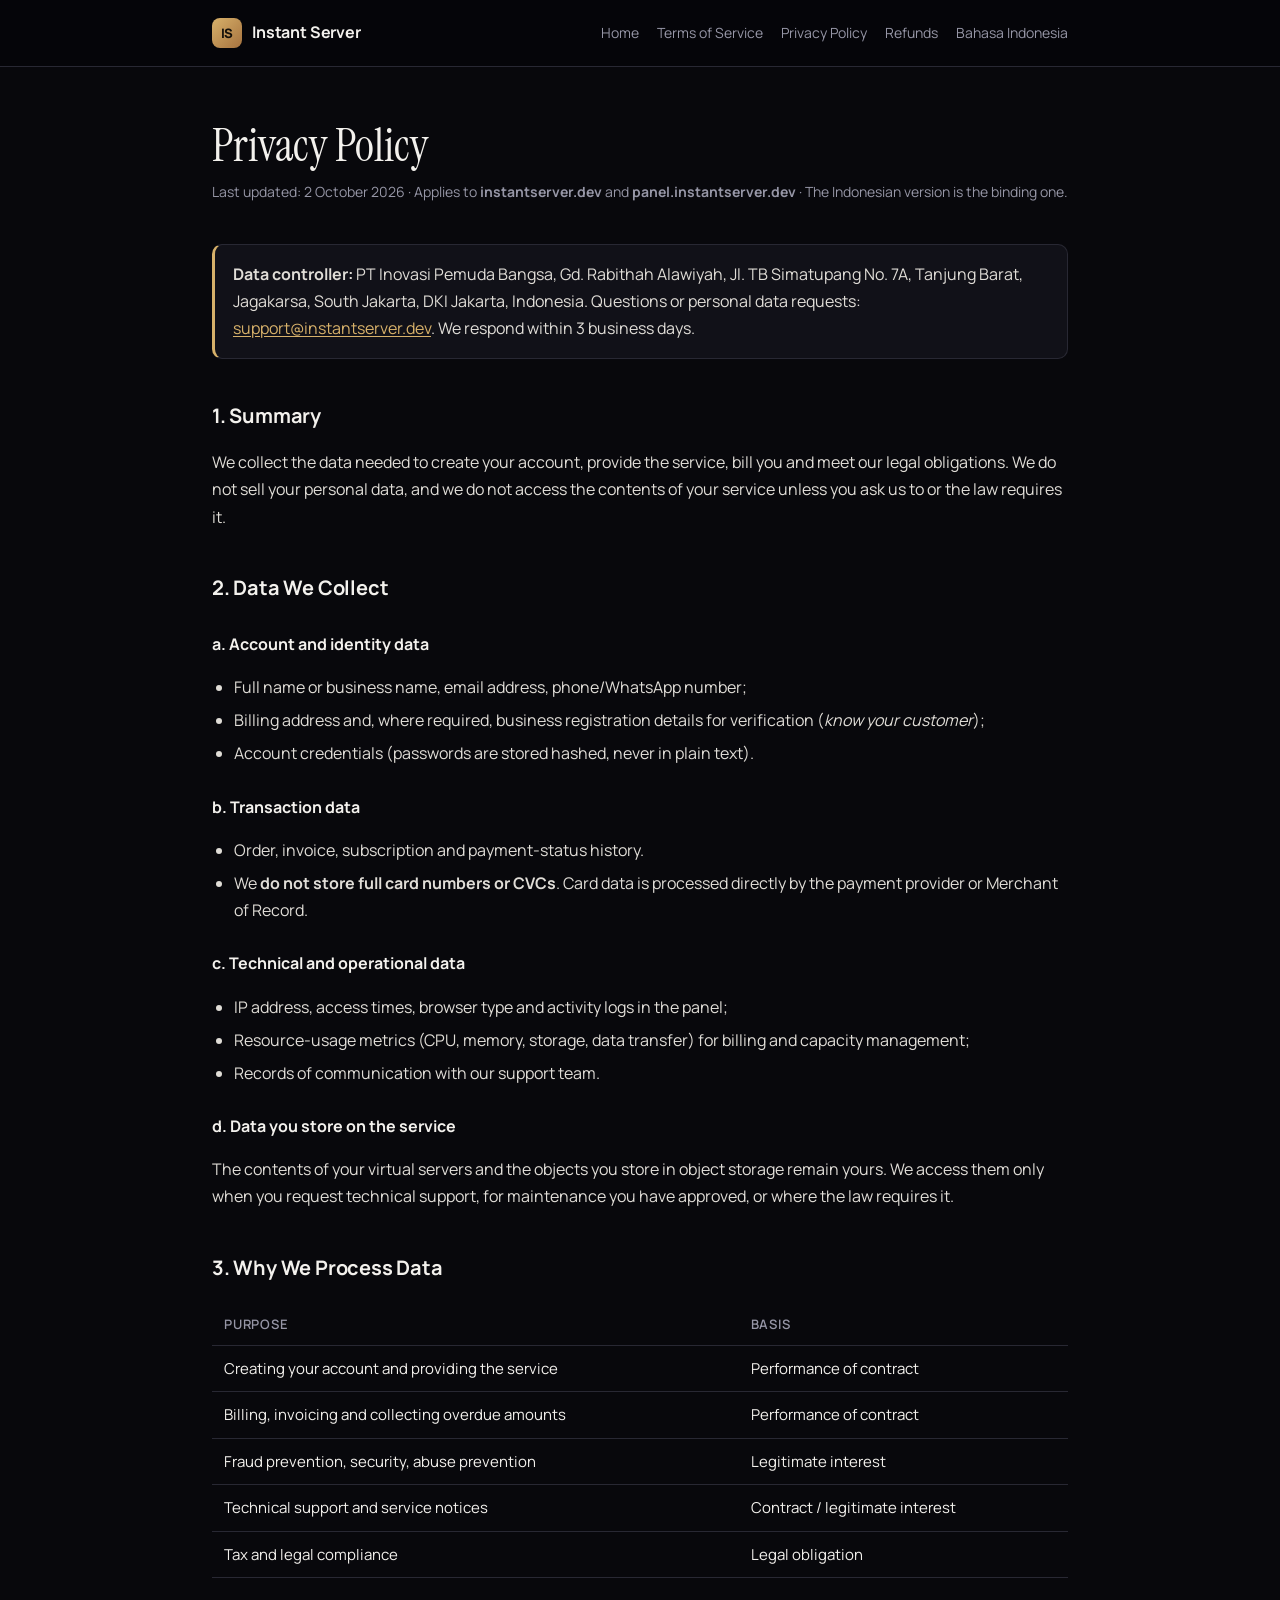
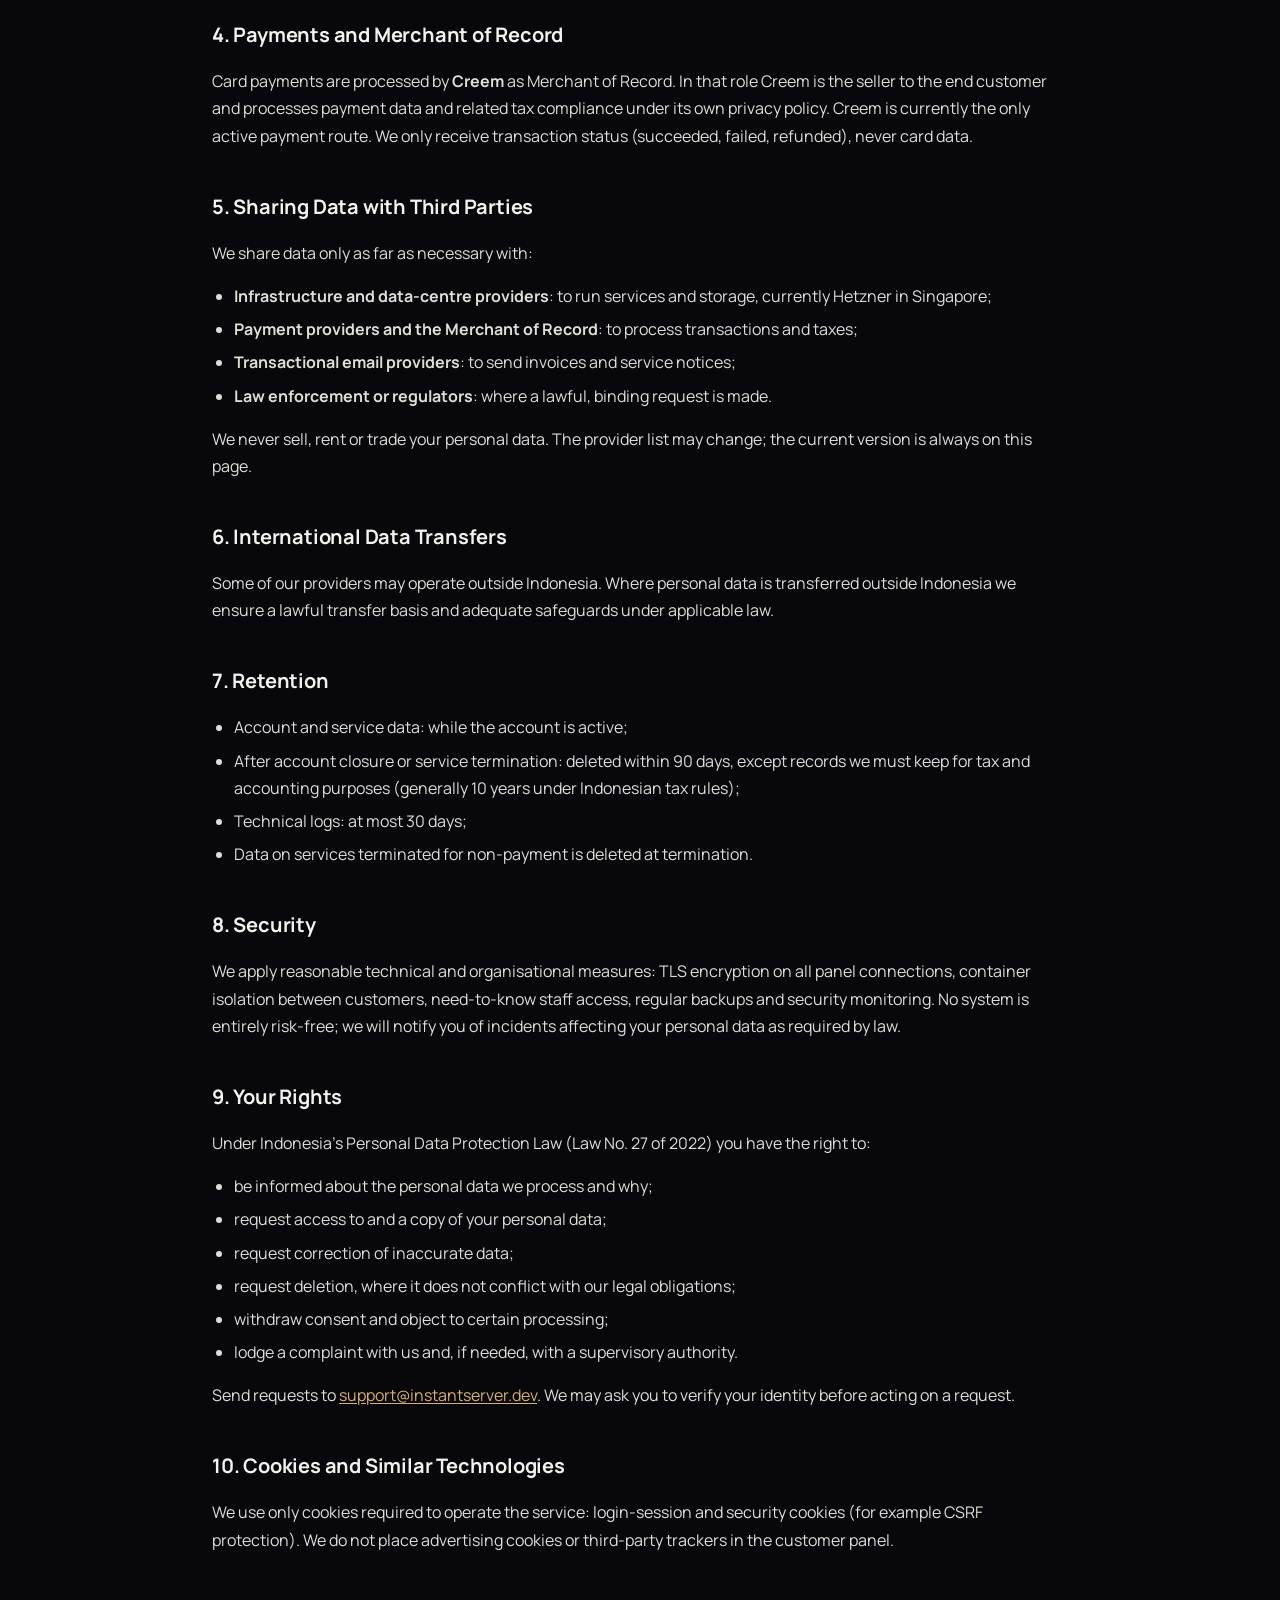
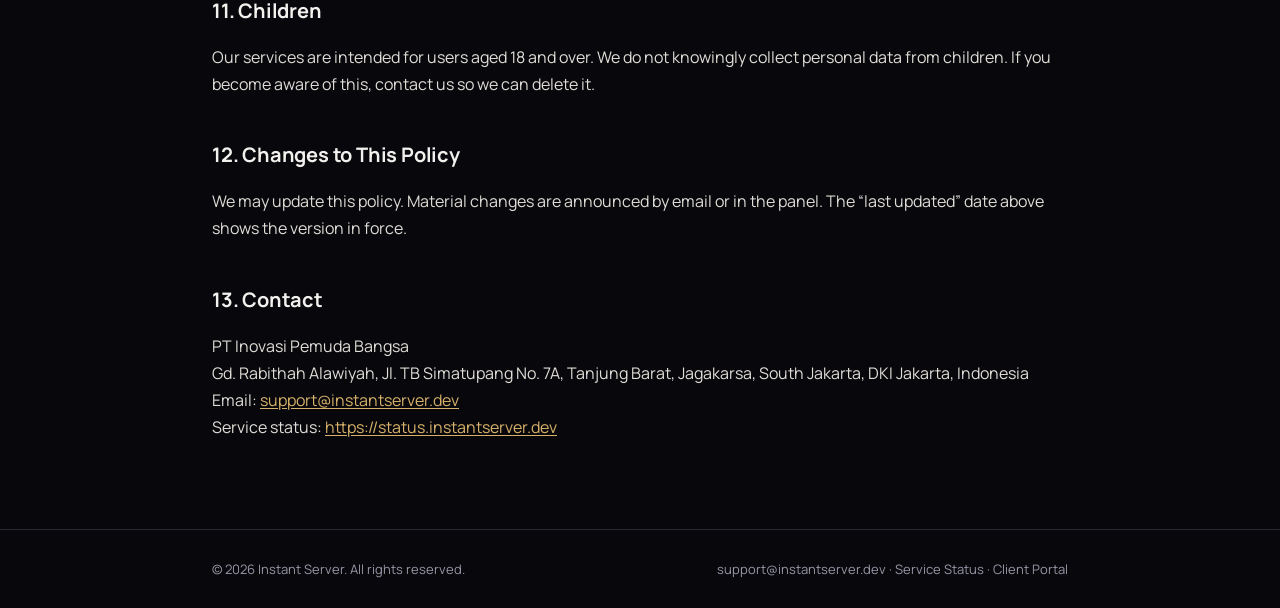
<file: en/privacy.html>
<!DOCTYPE html>
<html lang="en">
<head>
<meta charset="utf-8">
<meta name="viewport" content="width=device-width, initial-scale=1">
<title>Privacy Policy (English) | Instant Server</title>
<meta name="description" content="Instant Server privacy policy: data we collect, why we process it, retention, security and your rights.">
<!-- seo:begin -->
<link rel="canonical" href="https://instantserver.dev/en/privacy">
<link rel="alternate" hreflang="en" href="https://instantserver.dev/en/privacy">
<link rel="alternate" hreflang="id" href="https://instantserver.dev/privacy">
<link rel="alternate" hreflang="x-default" href="https://instantserver.dev/privacy">
<meta name="robots" content="index,follow,max-image-preview:large">
<meta name="theme-color" content="#08080c">
<meta property="og:type" content="article">
<meta property="og:site_name" content="Instant Server">
<meta property="og:locale" content="en_US">
<meta property="og:url" content="https://instantserver.dev/en/privacy">
<meta property="og:title" content="Privacy Policy (English) | Instant Server">
<meta property="og:description" content="Instant Server privacy policy: what data we collect, our legal bases, retention, security and your rights.">
<meta property="og:image" content="https://instantserver.dev/assets/og.png">
<meta property="og:image:width" content="1200">
<meta property="og:image:height" content="630">
<meta property="og:image:alt" content="Instant Server Privacy Policy">
<meta name="twitter:card" content="summary_large_image">
<meta name="twitter:title" content="Privacy Policy (English) | Instant Server">
<meta name="twitter:description" content="Instant Server privacy policy: what data we collect, our legal bases, retention, security and your rights.">
<meta name="twitter:image" content="https://instantserver.dev/assets/og.png">
<link rel="icon" href="/favicon.ico" sizes="16x16 32x32 48x48">
<link rel="icon" href="/favicon.svg" type="image/svg+xml">
<link rel="apple-touch-icon" href="/assets/apple-touch-icon.png">
<!-- seo:end -->
<link rel="preload" href="/assets/fonts/manrope-latin.woff2" as="font" type="font/woff2" crossorigin>
<style>
/* Self-hosted fonts: no third-party request, and inlined so the only
   stylesheet is the page itself (fonts.css was 158ms of render blocking). */
@font-face {
  font-family: 'Manrope';
  font-style: normal;
  font-weight: 400 800;
  font-display: swap;
  src: url('/assets/fonts/manrope-latin.woff2') format('woff2');
  unicode-range: U+0000-00FF, U+0131, U+0152-0153, U+02BB-02BC, U+02C6, U+02DA, U+02DC, U+0304, U+0308, U+0329, U+2000-206F, U+20AC, U+2122, U+2191, U+2193, U+2212, U+2215, U+FEFF, U+FFFD;
}
@font-face {
  font-family: 'Manrope';
  font-style: normal;
  font-weight: 400 800;
  font-display: swap;
  src: url('/assets/fonts/manrope-latin-ext.woff2') format('woff2');
  unicode-range: U+0100-02BA, U+02BD-02C5, U+02C7-02CC, U+02CE-02D7, U+02DD-02FF, U+0304, U+0308, U+0329, U+1D00-1DBF, U+1E00-1E9F, U+1EF2-1EFF, U+2020, U+20A0-20AB, U+20AD-20C4, U+2113, U+2C60-2C7F, U+A720-A7FF;
}
@font-face {
  font-family: 'Instrument Serif';
  font-style: normal;
  font-weight: 400;
  font-display: swap;
  src: url('/assets/fonts/instrument-serif-latin.woff2') format('woff2');
  unicode-range: U+0000-00FF, U+0131, U+0152-0153, U+02BB-02BC, U+02C6, U+02DA, U+02DC, U+0304, U+0308, U+0329, U+2000-206F, U+20AC, U+2122, U+2191, U+2193, U+2212, U+2215, U+FEFF, U+FFFD;
}
@font-face {
  font-family: 'Instrument Serif';
  font-style: italic;
  font-weight: 400;
  font-display: swap;
  src: url('/assets/fonts/instrument-serif-italic-latin.woff2') format('woff2');
  unicode-range: U+0000-00FF, U+0131, U+0152-0153, U+02BB-02BC, U+02C6, U+02DA, U+02DC, U+0304, U+0308, U+0329, U+2000-206F, U+20AC, U+2122, U+2191, U+2193, U+2212, U+2215, U+FEFF, U+FFFD;
}
</style>
<link rel="stylesheet" href="/assets/legal.css">
</head>
<body>
<header class="top">
  <div class="wrap">
    <a class="brand" href="https://instantserver.dev/"><span class="mark">IS</span> Instant Server</a>
    <nav><a href="/">Home</a><a href="/en/terms">Terms of Service</a><a href="/en/privacy">Privacy Policy</a><a href="/en/refund">Refunds</a><a href="/privacy" hreflang="id">Bahasa Indonesia</a></nav>
  </div>
</header>
<main>
  <div class="wrap">

<h1>Privacy Policy</h1>
<p class="sub">Last updated: 2 October 2026 · Applies to <strong>instantserver.dev</strong> and
<strong>panel.instantserver.dev</strong> · The Indonesian version is the binding one.</p>

<div class="callout"><p><strong>Data controller:</strong> PT Inovasi Pemuda Bangsa, Gd. Rabithah Alawiyah, Jl. TB Simatupang No. 7A, Tanjung Barat, Jagakarsa, South Jakarta, DKI Jakarta, Indonesia. Questions or personal
data requests: <a href="mailto:support@instantserver.dev">support@instantserver.dev</a>. We respond within 3 business days.</p></div>

<h2>1. Summary</h2>
<p>We collect the data needed to create your account, provide the service, bill you and meet our legal
obligations. We do not sell your personal data, and we do not access the contents of your service
unless you ask us to or the law requires it.</p>

<h2>2. Data We Collect</h2>
<h3>a. Account and identity data</h3>
<ul>
  <li>Full name or business name, email address, phone/WhatsApp number;</li>
  <li>Billing address and, where required, business registration details for verification
  (<em>know your customer</em>);</li>
  <li>Account credentials (passwords are stored hashed, never in plain text).</li>
</ul>
<h3>b. Transaction data</h3>
<ul>
  <li>Order, invoice, subscription and payment-status history.</li>
  <li>We <strong>do not store full card numbers or CVCs</strong>. Card data is processed directly by
  the payment provider or Merchant of Record.</li>
</ul>
<h3>c. Technical and operational data</h3>
<ul>
  <li>IP address, access times, browser type and activity logs in the panel;</li>
  <li>Resource-usage metrics (CPU, memory, storage, data transfer) for billing and capacity
  management;</li>
  <li>Records of communication with our support team.</li>
</ul>
<h3>d. Data you store on the service</h3>
<p>The contents of your virtual servers and the objects you store in object storage remain yours. We
access them only when you request technical support, for maintenance you have approved, or where the
law requires it.</p>

<h2>3. Why We Process Data</h2>
<table>
  <tr><th>Purpose</th><th>Basis</th></tr>
  <tr><td>Creating your account and providing the service</td><td>Performance of contract</td></tr>
  <tr><td>Billing, invoicing and collecting overdue amounts</td><td>Performance of contract</td></tr>
  <tr><td>Fraud prevention, security, abuse prevention</td><td>Legitimate interest</td></tr>
  <tr><td>Technical support and service notices</td><td>Contract / legitimate interest</td></tr>
  <tr><td>Tax and legal compliance</td><td>Legal obligation</td></tr>
</table>

<h2>4. Payments and Merchant of Record</h2>
<p>Card payments are processed by <strong>Creem</strong> as Merchant of Record. In
that role Creem is the seller to the end customer and processes payment data and related tax
compliance under its own privacy policy. Creem is currently the only active payment route. We only
receive transaction status (succeeded, failed, refunded), never card data.</p>

<h2>5. Sharing Data with Third Parties</h2>
<p>We share data only as far as necessary with:</p>
<ul>
  <li><strong>Infrastructure and data-centre providers</strong>: to run services and storage,
  currently Hetzner in Singapore;</li>
  <li><strong>Payment providers and the Merchant of Record</strong>: to process transactions and
  taxes;</li>
  <li><strong>Transactional email providers</strong>: to send invoices and service notices;</li>
  <li><strong>Law enforcement or regulators</strong>: where a lawful, binding request is made.</li>
</ul>
<p>We never sell, rent or trade your personal data. The provider list may change; the current version
is always on this page.</p>

<h2>6. International Data Transfers</h2>
<p>Some of our providers may operate outside Indonesia. Where personal data is transferred outside
Indonesia we ensure a lawful transfer basis and adequate safeguards under applicable law.</p>

<h2>7. Retention</h2>
<ul>
  <li>Account and service data: while the account is active;</li>
  <li>After account closure or service termination: deleted within 90 days, except records we must
  keep for tax and accounting purposes (generally 10 years under Indonesian tax rules);</li>
  <li>Technical logs: at most 30 days;</li>
  <li>Data on services terminated for non-payment is deleted at termination.</li>
</ul>

<h2>8. Security</h2>
<p>We apply reasonable technical and organisational measures: TLS encryption on all panel connections,
container isolation between customers, need-to-know staff access, regular backups and security
monitoring. No system is entirely risk-free; we will notify you of incidents affecting your personal
data as required by law.</p>

<h2>9. Your Rights</h2>
<p>Under Indonesia&rsquo;s Personal Data Protection Law (Law No. 27 of 2022) you have the right to:</p>
<ul>
  <li>be informed about the personal data we process and why;</li>
  <li>request access to and a copy of your personal data;</li>
  <li>request correction of inaccurate data;</li>
  <li>request deletion, where it does not conflict with our legal obligations;</li>
  <li>withdraw consent and object to certain processing;</li>
  <li>lodge a complaint with us and, if needed, with a supervisory authority.</li>
</ul>
<p>Send requests to <a href="mailto:support@instantserver.dev">support@instantserver.dev</a>. We may ask you to verify your identity
before acting on a request.</p>

<h2>10. Cookies and Similar Technologies</h2>
<p>We use only cookies required to operate the service: login-session and security cookies (for
example CSRF protection). We do not place advertising cookies or third-party trackers in the customer
panel.</p>

<h2>11. Children</h2>
<p>Our services are intended for users aged 18 and over. We do not knowingly collect personal data
from children. If you become aware of this, contact us so we can delete it.</p>

<h2>12. Changes to This Policy</h2>
<p>We may update this policy. Material changes are announced by email or in the panel. The
&ldquo;last updated&rdquo; date above shows the version in force.</p>

<h2>13. Contact</h2>
<p>PT Inovasi Pemuda Bangsa<br>Gd. Rabithah Alawiyah, Jl. TB Simatupang No. 7A, Tanjung Barat, Jagakarsa, South Jakarta, DKI Jakarta, Indonesia<br>Email: <a href="mailto:support@instantserver.dev">support@instantserver.dev</a><br>
Service status: <a href="https://status.instantserver.dev">https://status.instantserver.dev</a></p>

  </div>
</main>
<footer class="site">
  <div class="wrap">
    <span>© 2026 Instant Server. All rights reserved.</span>
    <span><a href="mailto:support@instantserver.dev">support@instantserver.dev</a> · <a href="https://status.instantserver.dev">Service Status</a> · <a href="https://panel.instantserver.dev">Client Portal</a></span>
  </div>
</footer>
</body>
</html>
</file>
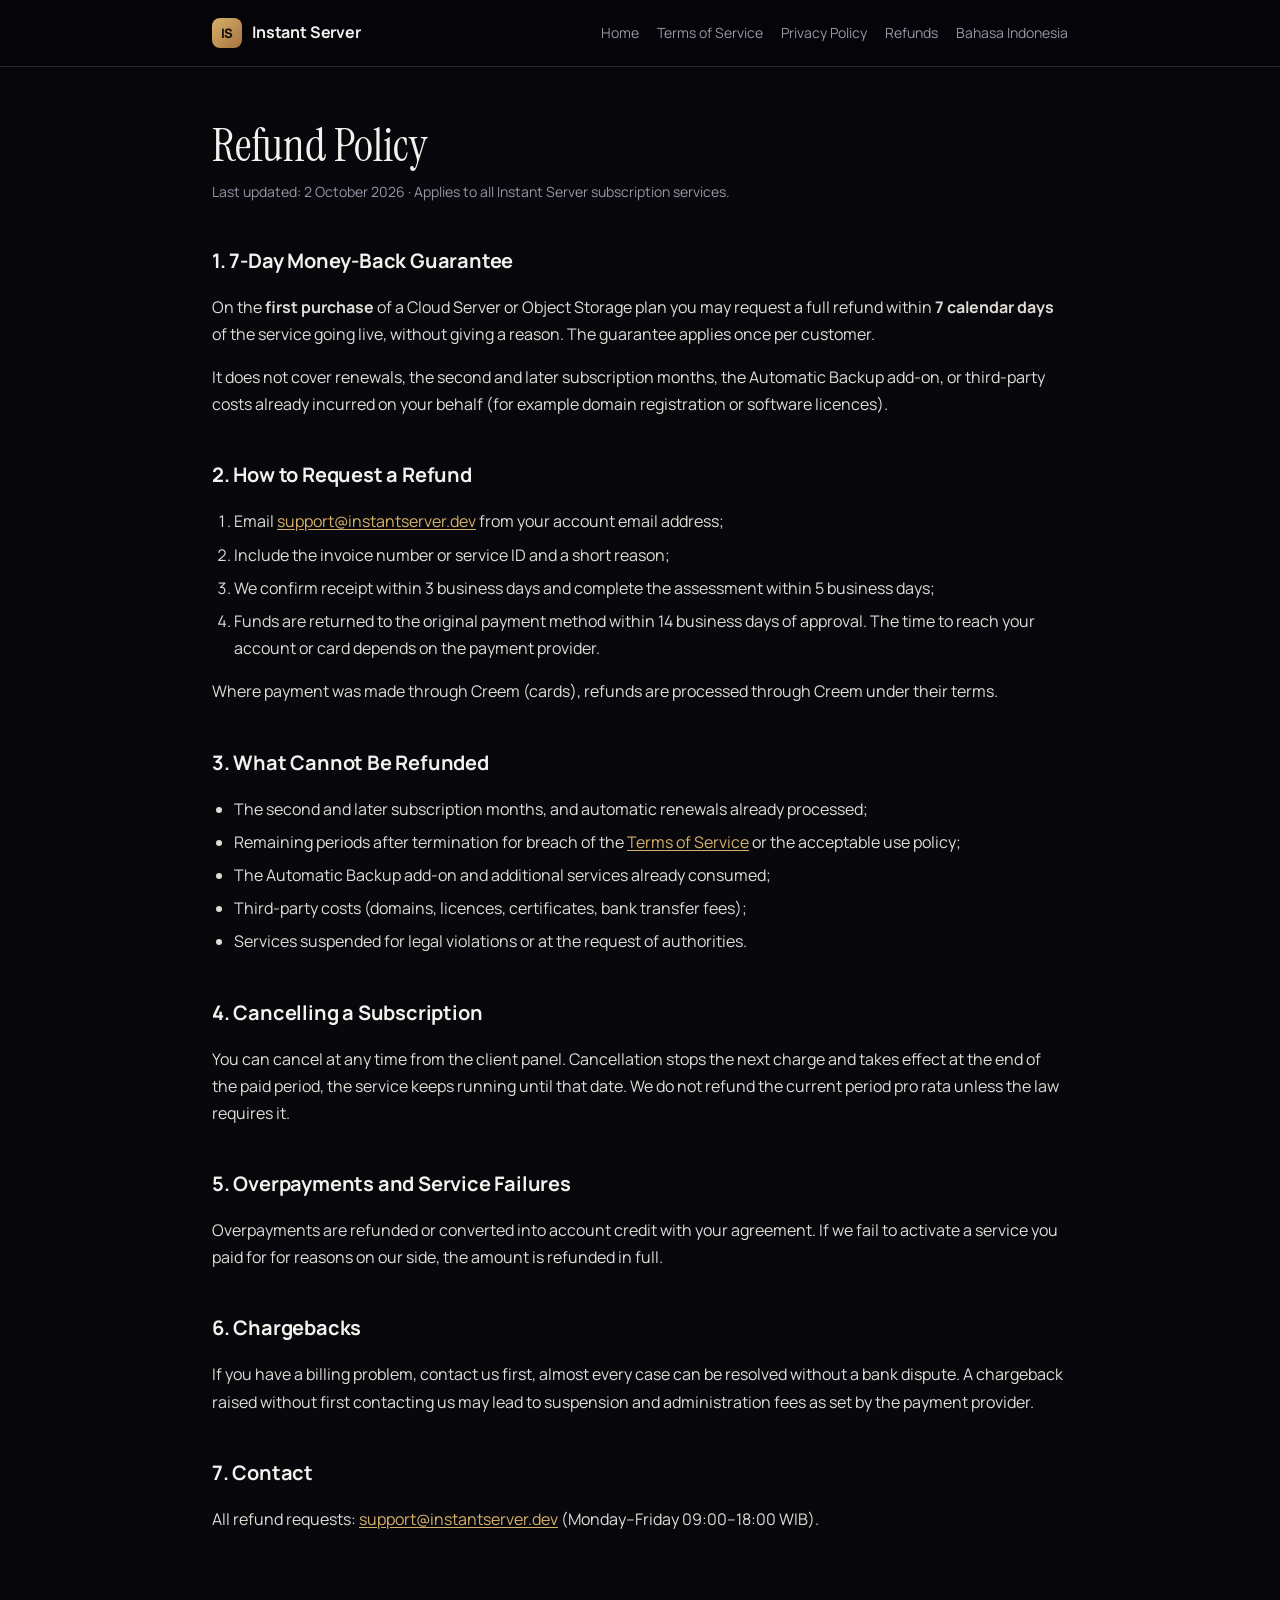
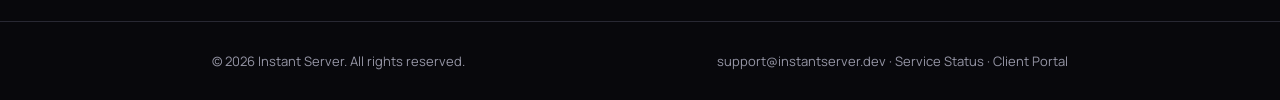
<file: en/refund.html>
<!DOCTYPE html>
<html lang="en">
<head>
<meta charset="utf-8">
<meta name="viewport" content="width=device-width, initial-scale=1">
<title>Refund Policy (English) | Instant Server</title>
<meta name="description" content="Instant Server refund policy: 7-day money-back guarantee, how to request a refund, and exclusions.">
<!-- seo:begin -->
<link rel="canonical" href="https://instantserver.dev/en/refund">
<link rel="alternate" hreflang="en" href="https://instantserver.dev/en/refund">
<link rel="alternate" hreflang="id" href="https://instantserver.dev/refund">
<link rel="alternate" hreflang="x-default" href="https://instantserver.dev/refund">
<meta name="robots" content="index,follow,max-image-preview:large">
<meta name="theme-color" content="#08080c">
<meta property="og:type" content="article">
<meta property="og:site_name" content="Instant Server">
<meta property="og:locale" content="en_US">
<meta property="og:url" content="https://instantserver.dev/en/refund">
<meta property="og:title" content="Refund Policy (English) | Instant Server">
<meta property="og:description" content="Instant Server refund policy: the 7-day money-back guarantee, how to request it, and the exceptions.">
<meta property="og:image" content="https://instantserver.dev/assets/og.png">
<meta property="og:image:width" content="1200">
<meta property="og:image:height" content="630">
<meta property="og:image:alt" content="Instant Server Refund Policy">
<meta name="twitter:card" content="summary_large_image">
<meta name="twitter:title" content="Refund Policy (English) | Instant Server">
<meta name="twitter:description" content="Instant Server refund policy: the 7-day money-back guarantee, how to request it, and the exceptions.">
<meta name="twitter:image" content="https://instantserver.dev/assets/og.png">
<link rel="icon" href="/favicon.ico" sizes="16x16 32x32 48x48">
<link rel="icon" href="/favicon.svg" type="image/svg+xml">
<link rel="apple-touch-icon" href="/assets/apple-touch-icon.png">
<!-- seo:end -->
<link rel="preload" href="/assets/fonts/manrope-latin.woff2" as="font" type="font/woff2" crossorigin>
<style>
/* Self-hosted fonts: no third-party request, and inlined so the only
   stylesheet is the page itself (fonts.css was 158ms of render blocking). */
@font-face {
  font-family: 'Manrope';
  font-style: normal;
  font-weight: 400 800;
  font-display: swap;
  src: url('/assets/fonts/manrope-latin.woff2') format('woff2');
  unicode-range: U+0000-00FF, U+0131, U+0152-0153, U+02BB-02BC, U+02C6, U+02DA, U+02DC, U+0304, U+0308, U+0329, U+2000-206F, U+20AC, U+2122, U+2191, U+2193, U+2212, U+2215, U+FEFF, U+FFFD;
}
@font-face {
  font-family: 'Manrope';
  font-style: normal;
  font-weight: 400 800;
  font-display: swap;
  src: url('/assets/fonts/manrope-latin-ext.woff2') format('woff2');
  unicode-range: U+0100-02BA, U+02BD-02C5, U+02C7-02CC, U+02CE-02D7, U+02DD-02FF, U+0304, U+0308, U+0329, U+1D00-1DBF, U+1E00-1E9F, U+1EF2-1EFF, U+2020, U+20A0-20AB, U+20AD-20C4, U+2113, U+2C60-2C7F, U+A720-A7FF;
}
@font-face {
  font-family: 'Instrument Serif';
  font-style: normal;
  font-weight: 400;
  font-display: swap;
  src: url('/assets/fonts/instrument-serif-latin.woff2') format('woff2');
  unicode-range: U+0000-00FF, U+0131, U+0152-0153, U+02BB-02BC, U+02C6, U+02DA, U+02DC, U+0304, U+0308, U+0329, U+2000-206F, U+20AC, U+2122, U+2191, U+2193, U+2212, U+2215, U+FEFF, U+FFFD;
}
@font-face {
  font-family: 'Instrument Serif';
  font-style: italic;
  font-weight: 400;
  font-display: swap;
  src: url('/assets/fonts/instrument-serif-italic-latin.woff2') format('woff2');
  unicode-range: U+0000-00FF, U+0131, U+0152-0153, U+02BB-02BC, U+02C6, U+02DA, U+02DC, U+0304, U+0308, U+0329, U+2000-206F, U+20AC, U+2122, U+2191, U+2193, U+2212, U+2215, U+FEFF, U+FFFD;
}
</style>
<link rel="stylesheet" href="/assets/legal.css">
</head>
<body>
<header class="top">
  <div class="wrap">
    <a class="brand" href="https://instantserver.dev/"><span class="mark">IS</span> Instant Server</a>
    <nav><a href="/">Home</a><a href="/en/terms">Terms of Service</a><a href="/en/privacy">Privacy Policy</a><a href="/en/refund">Refunds</a><a href="/refund" hreflang="id">Bahasa Indonesia</a></nav>
  </div>
</header>
<main>
  <div class="wrap">

<h1>Refund Policy</h1>
<p class="sub">Last updated: 2 October 2026 · Applies to all Instant Server subscription services.</p>

<h2>1. 7-Day Money-Back Guarantee</h2>
<p>On the <strong>first purchase</strong> of a Cloud Server or Object Storage plan you may request a
full refund within <strong>7 calendar days</strong> of the service going live, without giving a
reason. The guarantee applies once per customer.</p>
<p>It does not cover renewals, the second and later subscription months, the Automatic Backup add-on,
or third-party costs already incurred on your behalf (for example domain registration or software
licences).</p>

<h2>2. How to Request a Refund</h2>
<ol>
  <li>Email <a href="mailto:support@instantserver.dev">support@instantserver.dev</a> from your account email address;</li>
  <li>Include the invoice number or service ID and a short reason;</li>
  <li>We confirm receipt within 3 business days and complete the assessment within 5 business
  days;</li>
  <li>Funds are returned to the original payment method within 14 business days of approval. The time
  to reach your account or card depends on the payment provider.</li>
</ol>
<p>Where payment was made through Creem (cards), refunds are processed through Creem
under their terms.</p>

<h2>3. What Cannot Be Refunded</h2>
<ul>
  <li>The second and later subscription months, and automatic renewals already processed;</li>
  <li>Remaining periods after termination for breach of the <a href="/en/terms">Terms of Service</a>
  or the acceptable use policy;</li>
  <li>The Automatic Backup add-on and additional services already consumed;</li>
  <li>Third-party costs (domains, licences, certificates, bank transfer fees);</li>
  <li>Services suspended for legal violations or at the request of authorities.</li>
</ul>

<h2>4. Cancelling a Subscription</h2>
<p>You can cancel at any time from the client panel. Cancellation stops the next charge and takes
effect at the end of the paid period, the service keeps running until that date. We do not refund
the current period pro rata unless the law requires it.</p>

<h2>5. Overpayments and Service Failures</h2>
<p>Overpayments are refunded or converted into account credit with your agreement. If we fail to
activate a service you paid for for reasons on our side, the amount is refunded in full.</p>

<h2>6. Chargebacks</h2>
<p>If you have a billing problem, contact us first, almost every case can be resolved without a bank
dispute. A chargeback raised without first contacting us may lead to suspension and administration
fees as set by the payment provider.</p>

<h2>7. Contact</h2>
<p>All refund requests: <a href="mailto:support@instantserver.dev">support@instantserver.dev</a> (Monday&ndash;Friday
09:00&ndash;18:00 WIB).</p>

  </div>
</main>
<footer class="site">
  <div class="wrap">
    <span>© 2026 Instant Server. All rights reserved.</span>
    <span><a href="mailto:support@instantserver.dev">support@instantserver.dev</a> · <a href="https://status.instantserver.dev">Service Status</a> · <a href="https://panel.instantserver.dev">Client Portal</a></span>
  </div>
</footer>
</body>
</html>
</file>
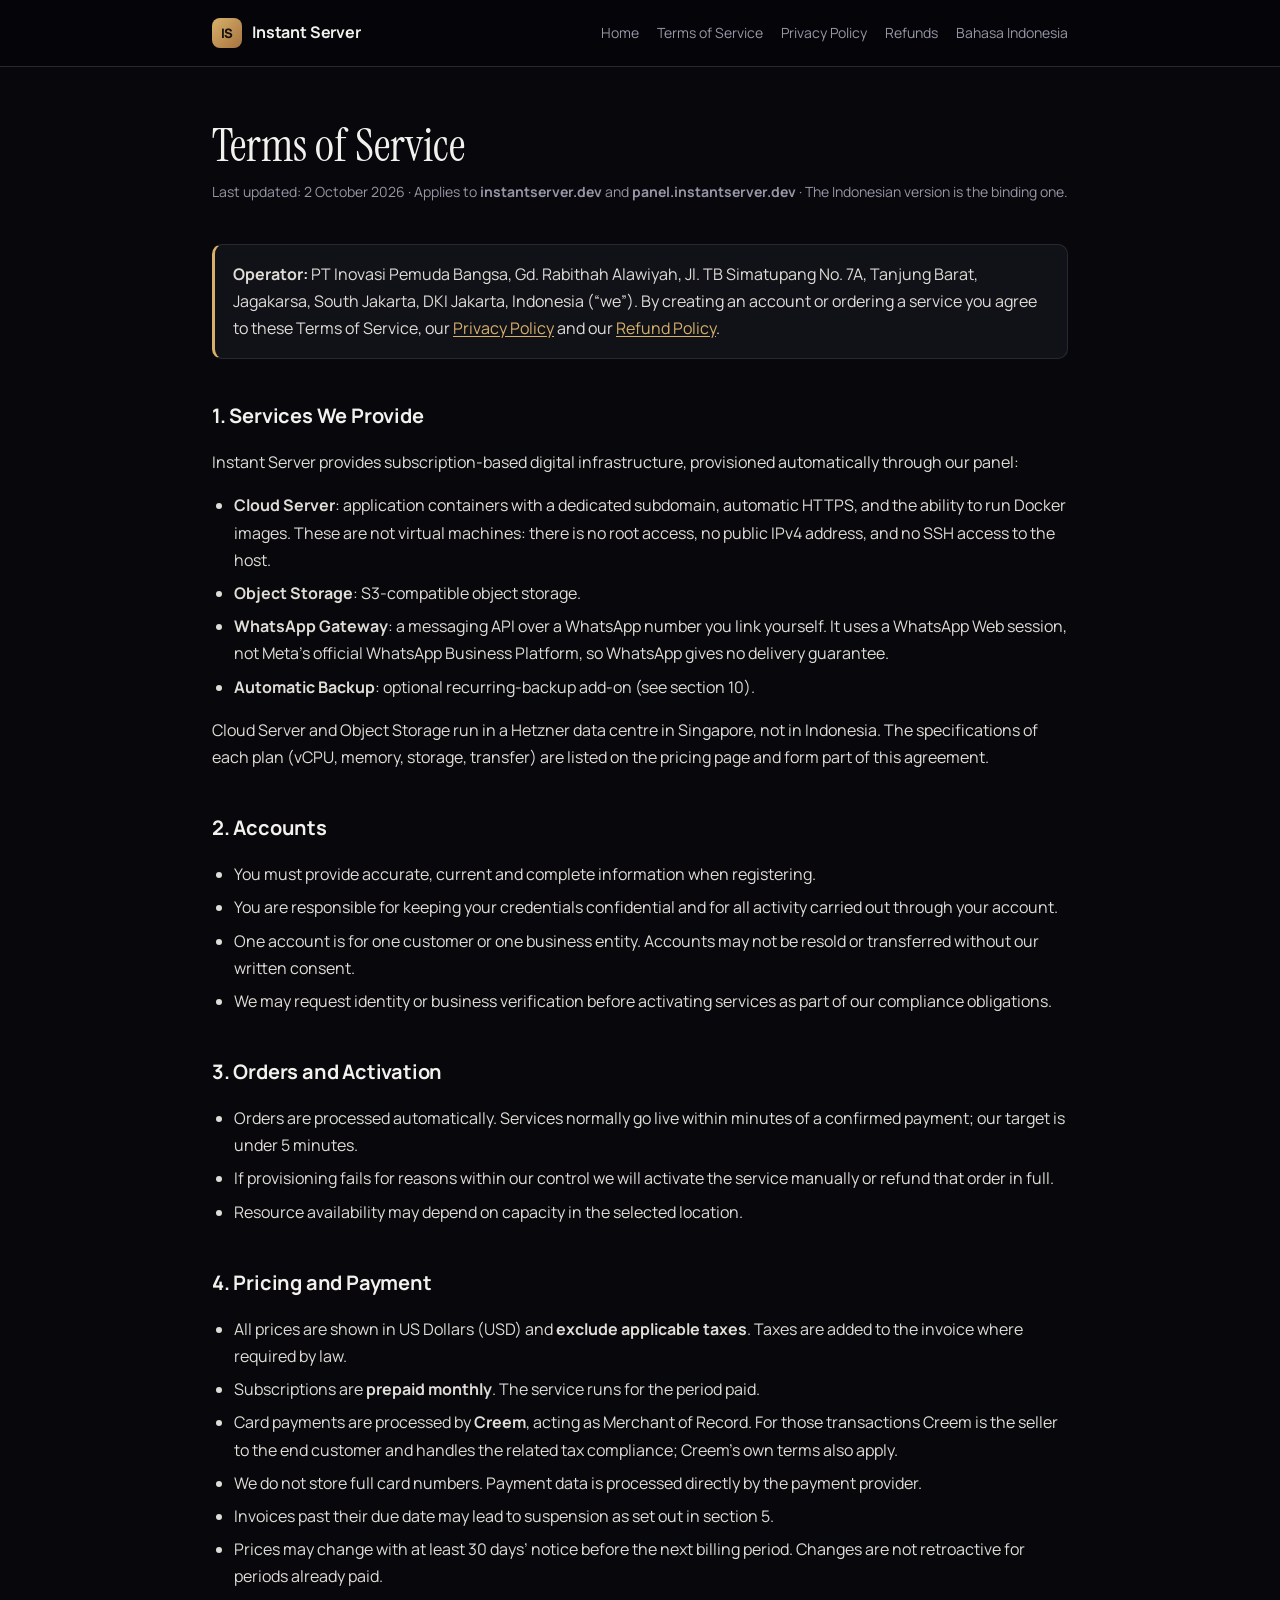
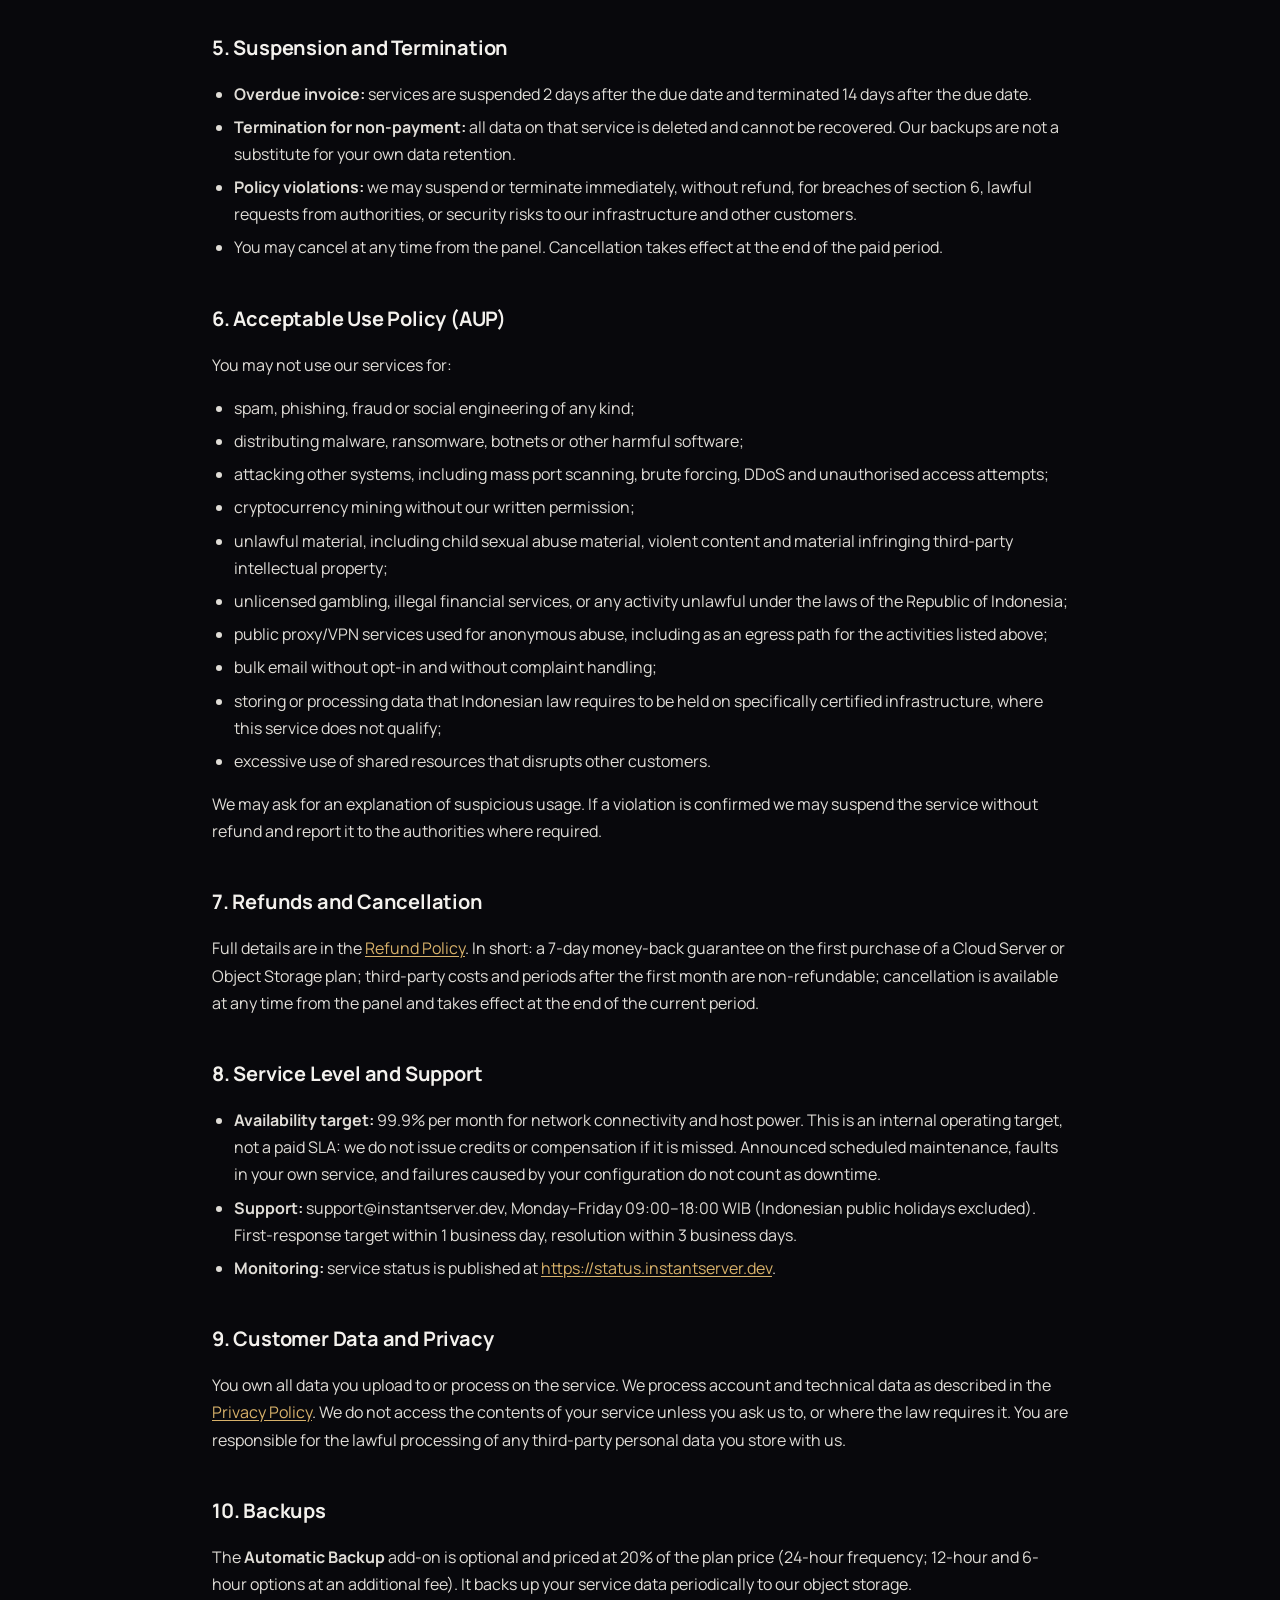
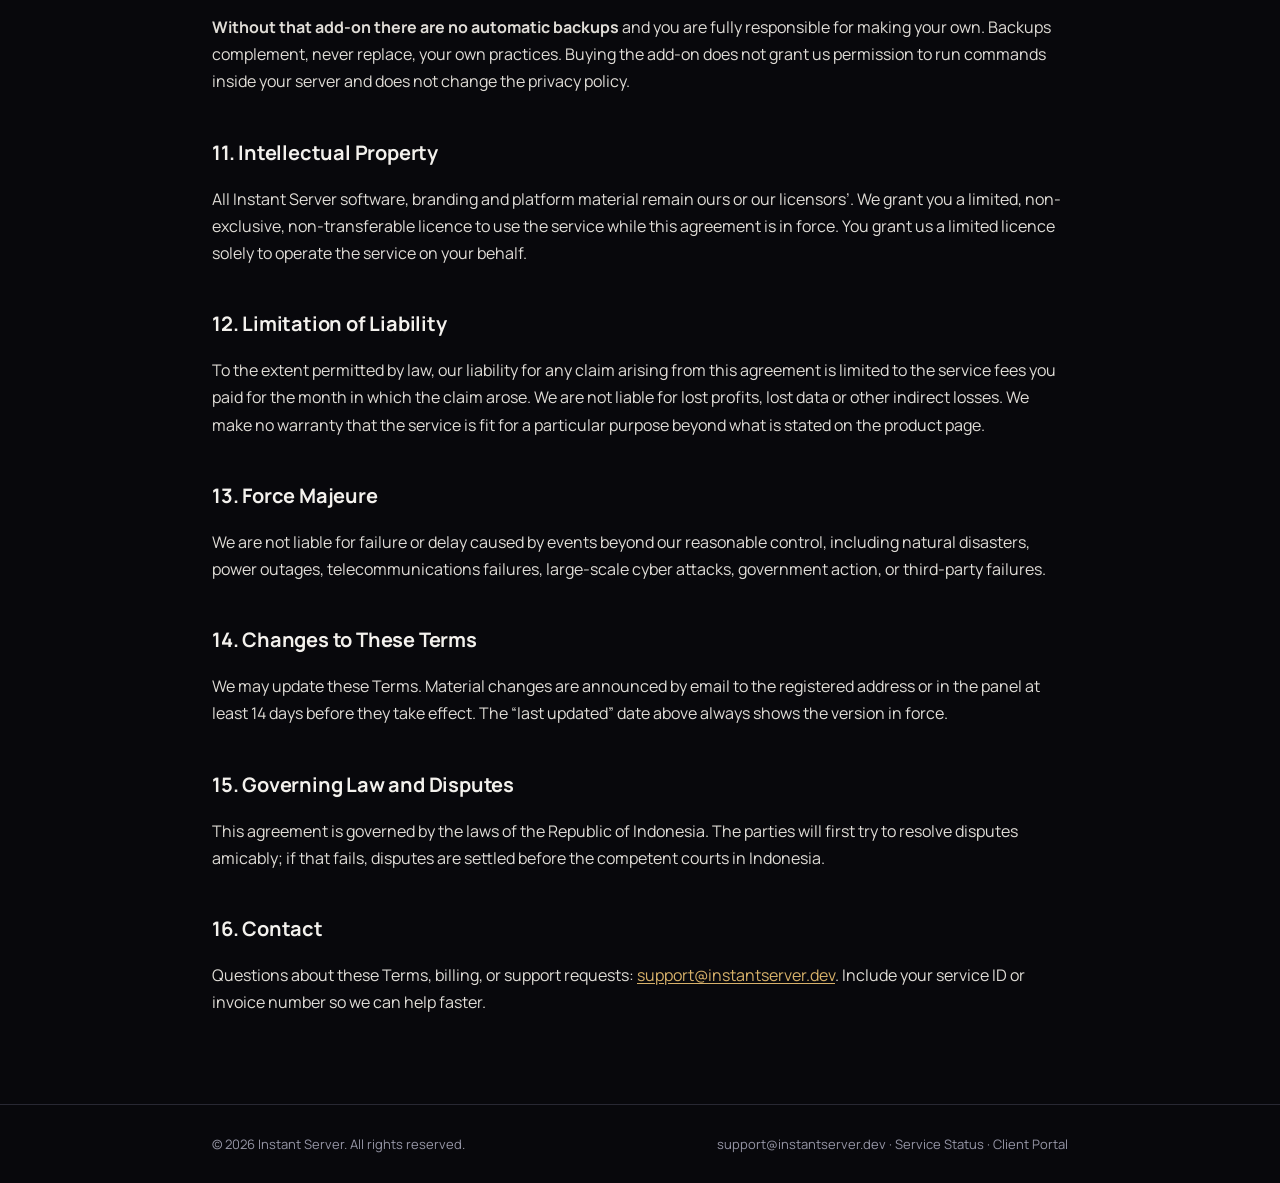
<file: en/terms.html>
<!DOCTYPE html>
<html lang="en">
<head>
<meta charset="utf-8">
<meta name="viewport" content="width=device-width, initial-scale=1">
<title>Terms of Service (English) | Instant Server</title>
<meta name="description" content="Instant Server terms of service: pricing, billing, suspension, acceptable use, SLA and refunds.">
<!-- seo:begin -->
<link rel="canonical" href="https://instantserver.dev/en/terms">
<link rel="alternate" hreflang="en" href="https://instantserver.dev/en/terms">
<link rel="alternate" hreflang="id" href="https://instantserver.dev/terms">
<link rel="alternate" hreflang="x-default" href="https://instantserver.dev/terms">
<meta name="robots" content="index,follow,max-image-preview:large">
<meta name="theme-color" content="#08080c">
<meta property="og:type" content="article">
<meta property="og:site_name" content="Instant Server">
<meta property="og:locale" content="en_US">
<meta property="og:url" content="https://instantserver.dev/en/terms">
<meta property="og:title" content="Terms of Service (English) | Instant Server">
<meta property="og:description" content="Instant Server terms of service: pricing, billing, suspension, acceptable use, SLA and refunds.">
<meta property="og:image" content="https://instantserver.dev/assets/og.png">
<meta property="og:image:width" content="1200">
<meta property="og:image:height" content="630">
<meta property="og:image:alt" content="Instant Server Terms of Service">
<meta name="twitter:card" content="summary_large_image">
<meta name="twitter:title" content="Terms of Service (English) | Instant Server">
<meta name="twitter:description" content="Instant Server terms of service: pricing, billing, suspension, acceptable use, SLA and refunds.">
<meta name="twitter:image" content="https://instantserver.dev/assets/og.png">
<link rel="icon" href="/favicon.ico" sizes="16x16 32x32 48x48">
<link rel="icon" href="/favicon.svg" type="image/svg+xml">
<link rel="apple-touch-icon" href="/assets/apple-touch-icon.png">
<!-- seo:end -->
<link rel="preload" href="/assets/fonts/manrope-latin.woff2" as="font" type="font/woff2" crossorigin>
<style>
/* Self-hosted fonts: no third-party request, and inlined so the only
   stylesheet is the page itself (fonts.css was 158ms of render blocking). */
@font-face {
  font-family: 'Manrope';
  font-style: normal;
  font-weight: 400 800;
  font-display: swap;
  src: url('/assets/fonts/manrope-latin.woff2') format('woff2');
  unicode-range: U+0000-00FF, U+0131, U+0152-0153, U+02BB-02BC, U+02C6, U+02DA, U+02DC, U+0304, U+0308, U+0329, U+2000-206F, U+20AC, U+2122, U+2191, U+2193, U+2212, U+2215, U+FEFF, U+FFFD;
}
@font-face {
  font-family: 'Manrope';
  font-style: normal;
  font-weight: 400 800;
  font-display: swap;
  src: url('/assets/fonts/manrope-latin-ext.woff2') format('woff2');
  unicode-range: U+0100-02BA, U+02BD-02C5, U+02C7-02CC, U+02CE-02D7, U+02DD-02FF, U+0304, U+0308, U+0329, U+1D00-1DBF, U+1E00-1E9F, U+1EF2-1EFF, U+2020, U+20A0-20AB, U+20AD-20C4, U+2113, U+2C60-2C7F, U+A720-A7FF;
}
@font-face {
  font-family: 'Instrument Serif';
  font-style: normal;
  font-weight: 400;
  font-display: swap;
  src: url('/assets/fonts/instrument-serif-latin.woff2') format('woff2');
  unicode-range: U+0000-00FF, U+0131, U+0152-0153, U+02BB-02BC, U+02C6, U+02DA, U+02DC, U+0304, U+0308, U+0329, U+2000-206F, U+20AC, U+2122, U+2191, U+2193, U+2212, U+2215, U+FEFF, U+FFFD;
}
@font-face {
  font-family: 'Instrument Serif';
  font-style: italic;
  font-weight: 400;
  font-display: swap;
  src: url('/assets/fonts/instrument-serif-italic-latin.woff2') format('woff2');
  unicode-range: U+0000-00FF, U+0131, U+0152-0153, U+02BB-02BC, U+02C6, U+02DA, U+02DC, U+0304, U+0308, U+0329, U+2000-206F, U+20AC, U+2122, U+2191, U+2193, U+2212, U+2215, U+FEFF, U+FFFD;
}
</style>
<link rel="stylesheet" href="/assets/legal.css">
</head>
<body>
<header class="top">
  <div class="wrap">
    <a class="brand" href="https://instantserver.dev/"><span class="mark">IS</span> Instant Server</a>
    <nav><a href="/">Home</a><a href="/en/terms">Terms of Service</a><a href="/en/privacy">Privacy Policy</a><a href="/en/refund">Refunds</a><a href="/terms" hreflang="id">Bahasa Indonesia</a></nav>
  </div>
</header>
<main>
  <div class="wrap">

<h1>Terms of Service</h1>
<p class="sub">Last updated: 2 October 2026 · Applies to <strong>instantserver.dev</strong> and
<strong>panel.instantserver.dev</strong> · The Indonesian version is the binding one.</p>

<div class="callout"><p><strong>Operator:</strong> PT Inovasi Pemuda Bangsa, Gd. Rabithah Alawiyah, Jl. TB Simatupang No. 7A, Tanjung Barat, Jagakarsa, South Jakarta, DKI Jakarta, Indonesia
(&ldquo;we&rdquo;). By creating an account or ordering a service you agree to these Terms of Service,
our <a href="/en/privacy">Privacy Policy</a> and our <a href="/en/refund">Refund Policy</a>.</p></div>

<h2>1. Services We Provide</h2>
<p>Instant Server provides subscription-based digital infrastructure, provisioned automatically
through our panel:</p>
<ul>
  <li><strong>Cloud Server</strong>: application containers with a dedicated subdomain, automatic
  HTTPS, and the ability to run Docker images. These are not virtual machines: there is no root
  access, no public IPv4 address, and no SSH access to the host.</li>
  <li><strong>Object Storage</strong>: S3-compatible object storage.</li>
  <li><strong>WhatsApp Gateway</strong>: a messaging API over a WhatsApp number you link yourself.
  It uses a WhatsApp Web session, not Meta's official WhatsApp Business Platform, so WhatsApp gives
  no delivery guarantee.</li>
  <li><strong>Automatic Backup</strong>: optional recurring-backup add-on (see section 10).</li>
</ul>
<p>Cloud Server and Object Storage run in a Hetzner data centre in Singapore, not in Indonesia. The
specifications of each plan (vCPU, memory, storage, transfer) are listed on the pricing page and form
part of this agreement.</p>

<h2>2. Accounts</h2>
<ul>
  <li>You must provide accurate, current and complete information when registering.</li>
  <li>You are responsible for keeping your credentials confidential and for all activity carried out
  through your account.</li>
  <li>One account is for one customer or one business entity. Accounts may not be resold or
  transferred without our written consent.</li>
  <li>We may request identity or business verification before activating services as part of our
  compliance obligations.</li>
</ul>

<h2>3. Orders and Activation</h2>
<ul>
  <li>Orders are processed automatically. Services normally go live within minutes of a confirmed
  payment; our target is under 5 minutes.</li>
  <li>If provisioning fails for reasons within our control we will activate the service manually or
  refund that order in full.</li>
  <li>Resource availability may depend on capacity in the selected location.</li>
</ul>

<h2>4. Pricing and Payment</h2>
<ul>
  <li>All prices are shown in US Dollars (USD) and <strong>exclude applicable taxes</strong>.
  Taxes are added to the invoice where required by law.</li>
  <li>Subscriptions are <strong>prepaid monthly</strong>. The service runs for the period paid.</li>
  <li>Card payments are processed by <strong>Creem</strong>, acting as Merchant
  of Record. For those transactions Creem is the seller to the end customer and handles the related
  tax compliance; Creem&rsquo;s own terms also apply.</li>
  <li>We do not store full card numbers. Payment data is processed directly by the payment
  provider.</li>
  <li>Invoices past their due date may lead to suspension as set out in section 5.</li>
  <li>Prices may change with at least 30 days&rsquo; notice before the next billing period. Changes
  are not retroactive for periods already paid.</li>
</ul>

<h2>5. Suspension and Termination</h2>
<ul>
  <li><strong>Overdue invoice:</strong> services are suspended 2 days after the due date and
  terminated 14 days after the due date.</li>
  <li><strong>Termination for non-payment:</strong> all data on that service is deleted and cannot be
  recovered. Our backups are not a substitute for your own data retention.</li>
  <li><strong>Policy violations:</strong> we may suspend or terminate immediately, without refund,
  for breaches of section 6, lawful requests from authorities, or security risks to our
  infrastructure and other customers.</li>
  <li>You may cancel at any time from the panel. Cancellation takes effect at the end of the paid
  period.</li>
</ul>

<h2>6. Acceptable Use Policy (AUP)</h2>
<p>You may not use our services for:</p>
<ul>
  <li>spam, phishing, fraud or social engineering of any kind;</li>
  <li>distributing malware, ransomware, botnets or other harmful software;</li>
  <li>attacking other systems, including mass port scanning, brute forcing, DDoS and unauthorised
  access attempts;</li>
  <li>cryptocurrency mining without our written permission;</li>
  <li>unlawful material, including child sexual abuse material, violent content and material
  infringing third-party intellectual property;</li>
  <li>unlicensed gambling, illegal financial services, or any activity unlawful under the laws of the
  Republic of Indonesia;</li>
  <li>public proxy/VPN services used for anonymous abuse, including as an egress path for the
  activities listed above;</li>
  <li>bulk email without opt-in and without complaint handling;</li>
  <li>storing or processing data that Indonesian law requires to be held on specifically certified
  infrastructure, where this service does not qualify;</li>
  <li>excessive use of shared resources that disrupts other customers.</li>
</ul>
<p>We may ask for an explanation of suspicious usage. If a violation is confirmed we may suspend the
service without refund and report it to the authorities where required.</p>

<h2>7. Refunds and Cancellation</h2>
<p>Full details are in the <a href="/en/refund">Refund Policy</a>. In short: a 7-day money-back
guarantee on the first purchase of a Cloud Server or Object Storage plan; third-party costs and
periods after the first month are non-refundable; cancellation is available at any time from the
panel and takes effect at the end of the current period.</p>

<h2>8. Service Level and Support</h2>
<ul>
  <li><strong>Availability target:</strong> 99.9% per month for network connectivity and host power.
  This is an internal operating target, not a paid SLA: we do not issue credits or compensation if it
  is missed. Announced scheduled maintenance, faults in your own service, and failures caused by your
  configuration do not count as downtime.</li>
  <li><strong>Support:</strong> support@instantserver.dev, Monday&ndash;Friday 09:00&ndash;18:00 WIB (Indonesian
  public holidays excluded). First-response target within 1 business day, resolution within 3
  business days.</li>
  <li><strong>Monitoring:</strong> service status is published at <a href="https://status.instantserver.dev">https://status.instantserver.dev</a>.</li>
</ul>

<h2>9. Customer Data and Privacy</h2>
<p>You own all data you upload to or process on the service. We process account and technical data as
described in the <a href="/en/privacy">Privacy Policy</a>. We do not access the contents of your
service unless you ask us to, or where the law requires it. You are responsible for the lawful
processing of any third-party personal data you store with us.</p>

<h2>10. Backups</h2>
<p>The <strong>Automatic Backup</strong> add-on is optional and priced at 20% of the plan price
(24-hour frequency; 12-hour and 6-hour options at an additional fee). It backs up your service data
periodically to our object storage.</p>
<p><strong>Without that add-on there are no automatic backups</strong> and you are fully responsible
for making your own. Backups complement, never replace, your own practices. Buying the add-on does
not grant us permission to run commands inside your server and does not change the privacy
policy.</p>

<h2>11. Intellectual Property</h2>
<p>All Instant Server software, branding and platform material remain ours or our licensors&rsquo;.
We grant you a limited, non-exclusive, non-transferable licence to use the service while this
agreement is in force. You grant us a limited licence solely to operate the service on your
behalf.</p>

<h2>12. Limitation of Liability</h2>
<p>To the extent permitted by law, our liability for any claim arising from this agreement is limited
to the service fees you paid for the month in which the claim arose. We are not liable for lost
profits, lost data or other indirect losses. We make no warranty that the service is fit for a
particular purpose beyond what is stated on the product page.</p>

<h2>13. Force Majeure</h2>
<p>We are not liable for failure or delay caused by events beyond our reasonable control, including
natural disasters, power outages, telecommunications failures, large-scale cyber attacks,
government action, or third-party failures.</p>

<h2>14. Changes to These Terms</h2>
<p>We may update these Terms. Material changes are announced by email to the registered address or in
the panel at least 14 days before they take effect. The &ldquo;last updated&rdquo; date above always
shows the version in force.</p>

<h2>15. Governing Law and Disputes</h2>
<p>This agreement is governed by the laws of the Republic of Indonesia. The parties will first try to
resolve disputes amicably; if that fails, disputes are settled before the competent courts in
Indonesia.</p>

<h2>16. Contact</h2>
<p>Questions about these Terms, billing, or support requests:
<a href="mailto:support@instantserver.dev">support@instantserver.dev</a>. Include your service ID or invoice number so we can help
faster.</p>

  </div>
</main>
<footer class="site">
  <div class="wrap">
    <span>© 2026 Instant Server. All rights reserved.</span>
    <span><a href="mailto:support@instantserver.dev">support@instantserver.dev</a> · <a href="https://status.instantserver.dev">Service Status</a> · <a href="https://panel.instantserver.dev">Client Portal</a></span>
  </div>
</footer>
</body>
</html>
</file>
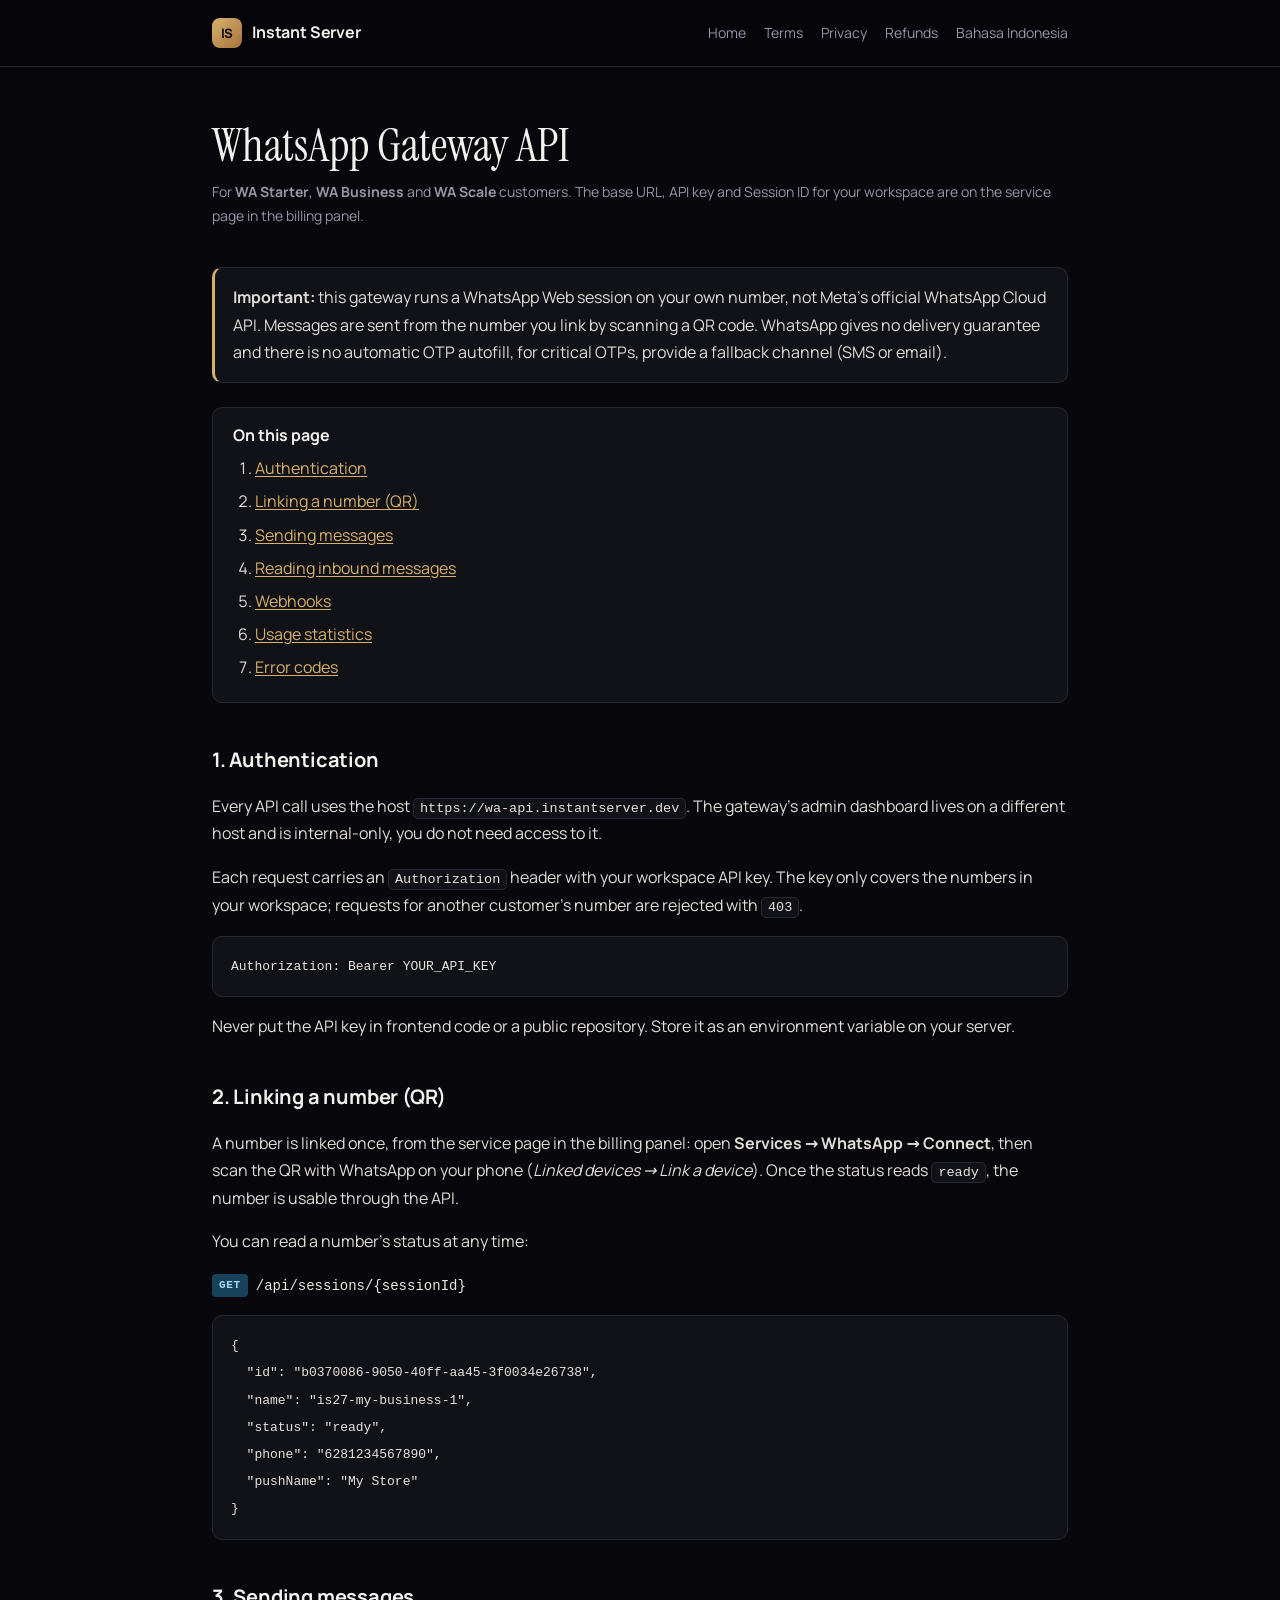
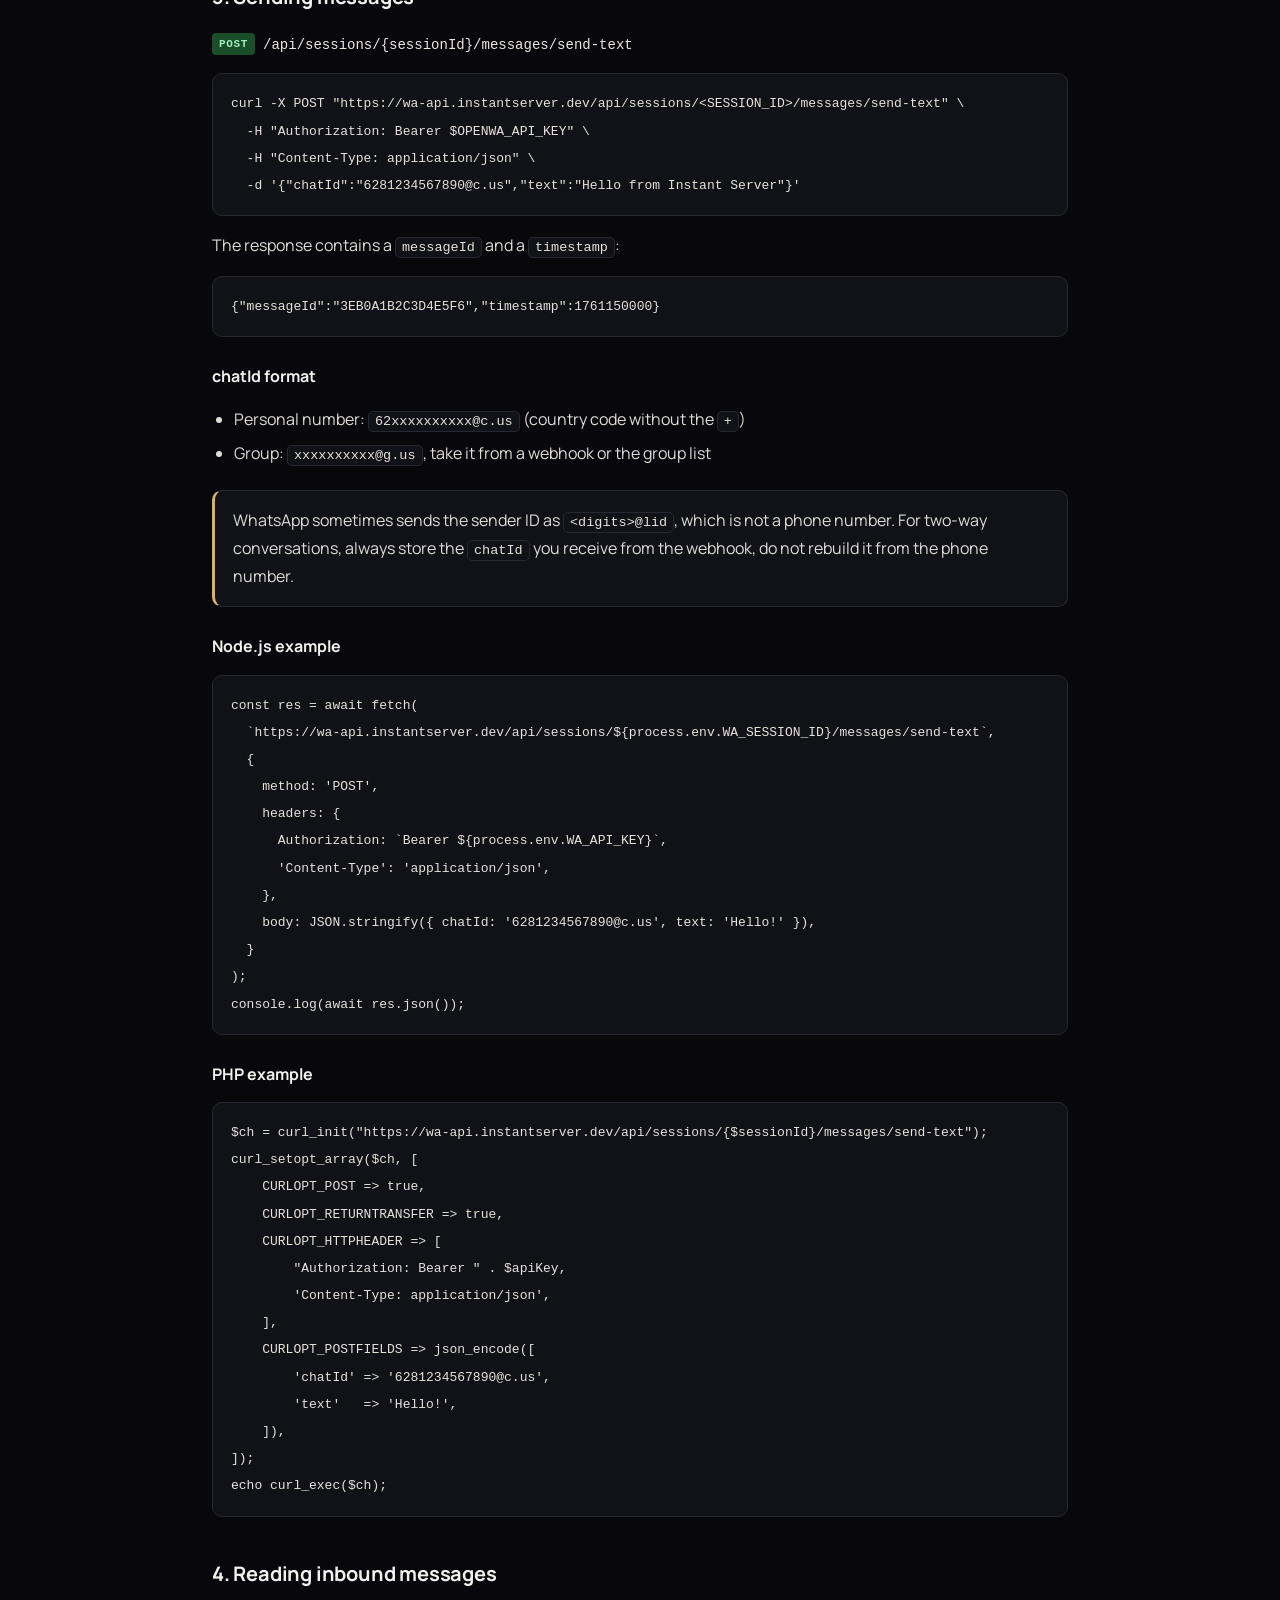
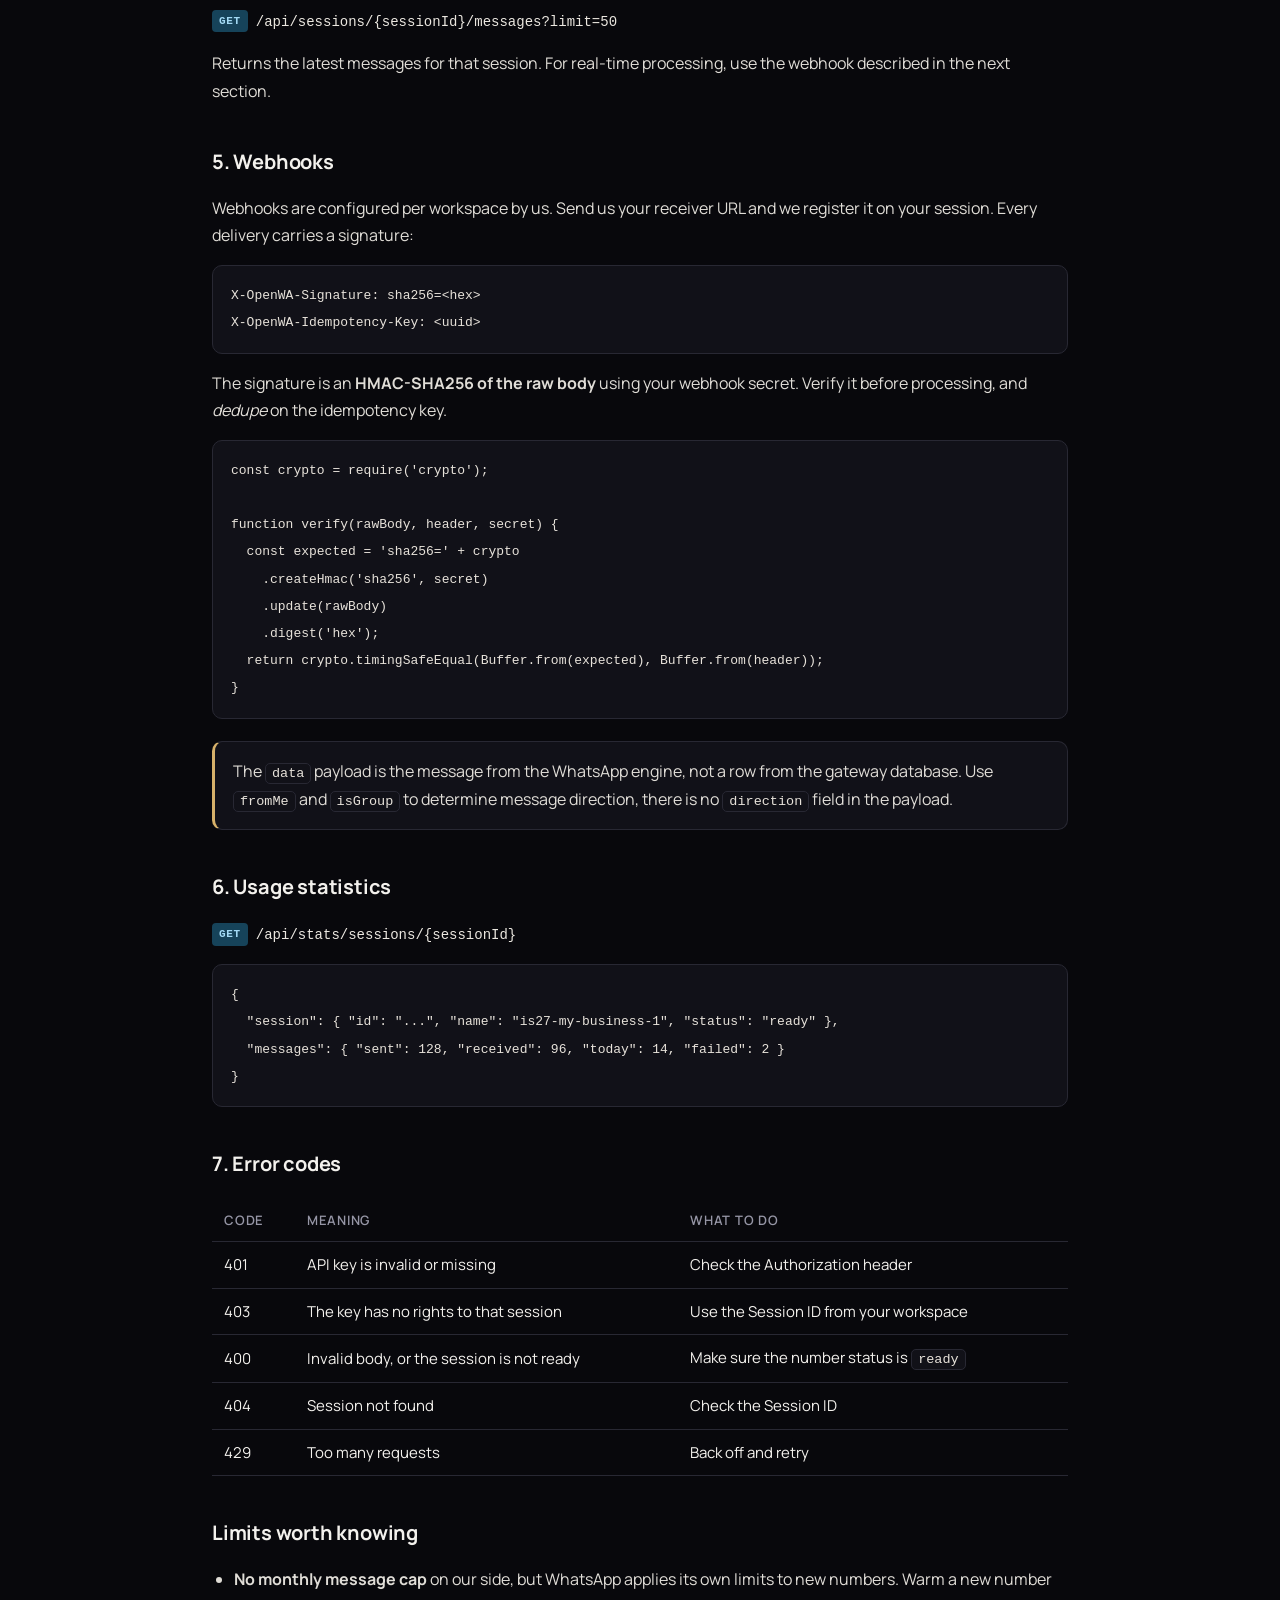
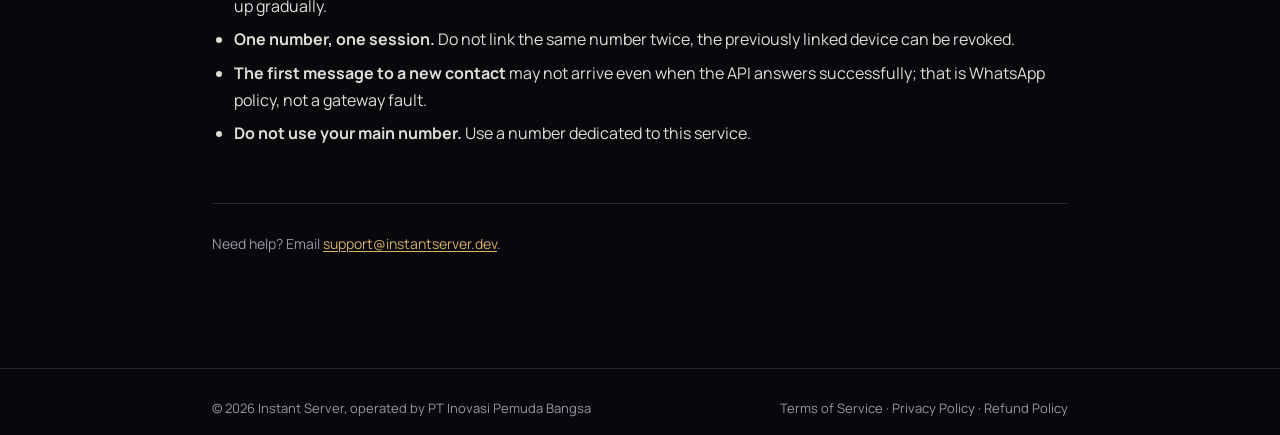
<file: en/whatsapp-api.html>
<!DOCTYPE html>
<html lang="en">
<head>
<meta charset="utf-8">
<meta name="viewport" content="width=device-width, initial-scale=1">
<title>WhatsApp Gateway API (English) | Instant Server</title>
<meta name="description" content="Instant Server WhatsApp Gateway API documentation: authentication, sending messages, inbound webhooks and code samples.">
<!-- seo:begin -->
<link rel="canonical" href="https://instantserver.dev/en/whatsapp-api">
<link rel="alternate" hreflang="en" href="https://instantserver.dev/en/whatsapp-api">
<link rel="alternate" hreflang="id" href="https://instantserver.dev/whatsapp-api">
<link rel="alternate" hreflang="x-default" href="https://instantserver.dev/whatsapp-api">
<meta name="robots" content="index,follow,max-image-preview:large">
<meta name="theme-color" content="#08080c">
<meta property="og:type" content="article">
<meta property="og:site_name" content="Instant Server">
<meta property="og:locale" content="en_US">
<meta property="og:url" content="https://instantserver.dev/en/whatsapp-api">
<meta property="og:title" content="WhatsApp Gateway API (English) | Instant Server">
<meta property="og:description" content="Instant Server WhatsApp Gateway API documentation: authentication, sending messages, inbound webhooks and code samples.">
<meta property="og:image" content="https://instantserver.dev/assets/og.png">
<meta property="og:image:width" content="1200">
<meta property="og:image:height" content="630">
<meta property="og:image:alt" content="Instant Server WhatsApp Gateway API documentation">
<meta name="twitter:card" content="summary_large_image">
<meta name="twitter:title" content="WhatsApp Gateway API (English) | Instant Server">
<meta name="twitter:description" content="Instant Server WhatsApp Gateway API documentation: authentication, sending messages, inbound webhooks and code samples.">
<meta name="twitter:image" content="https://instantserver.dev/assets/og.png">
<link rel="icon" href="/favicon.ico" sizes="16x16 32x32 48x48">
<link rel="icon" href="/favicon.svg" type="image/svg+xml">
<link rel="apple-touch-icon" href="/assets/apple-touch-icon.png">
<!-- seo:end -->
<link rel="preload" href="/assets/fonts/manrope-latin.woff2" as="font" type="font/woff2" crossorigin>
<style>
/* Self-hosted fonts: no third-party request, and inlined so the only
   stylesheet is the page itself (fonts.css was 158ms of render blocking). */
@font-face {
  font-family: 'Manrope';
  font-style: normal;
  font-weight: 400 800;
  font-display: swap;
  src: url('/assets/fonts/manrope-latin.woff2') format('woff2');
  unicode-range: U+0000-00FF, U+0131, U+0152-0153, U+02BB-02BC, U+02C6, U+02DA, U+02DC, U+0304, U+0308, U+0329, U+2000-206F, U+20AC, U+2122, U+2191, U+2193, U+2212, U+2215, U+FEFF, U+FFFD;
}
@font-face {
  font-family: 'Manrope';
  font-style: normal;
  font-weight: 400 800;
  font-display: swap;
  src: url('/assets/fonts/manrope-latin-ext.woff2') format('woff2');
  unicode-range: U+0100-02BA, U+02BD-02C5, U+02C7-02CC, U+02CE-02D7, U+02DD-02FF, U+0304, U+0308, U+0329, U+1D00-1DBF, U+1E00-1E9F, U+1EF2-1EFF, U+2020, U+20A0-20AB, U+20AD-20C4, U+2113, U+2C60-2C7F, U+A720-A7FF;
}
@font-face {
  font-family: 'Instrument Serif';
  font-style: normal;
  font-weight: 400;
  font-display: swap;
  src: url('/assets/fonts/instrument-serif-latin.woff2') format('woff2');
  unicode-range: U+0000-00FF, U+0131, U+0152-0153, U+02BB-02BC, U+02C6, U+02DA, U+02DC, U+0304, U+0308, U+0329, U+2000-206F, U+20AC, U+2122, U+2191, U+2193, U+2212, U+2215, U+FEFF, U+FFFD;
}
@font-face {
  font-family: 'Instrument Serif';
  font-style: italic;
  font-weight: 400;
  font-display: swap;
  src: url('/assets/fonts/instrument-serif-italic-latin.woff2') format('woff2');
  unicode-range: U+0000-00FF, U+0131, U+0152-0153, U+02BB-02BC, U+02C6, U+02DA, U+02DC, U+0304, U+0308, U+0329, U+2000-206F, U+20AC, U+2122, U+2191, U+2193, U+2212, U+2215, U+FEFF, U+FFFD;
}
</style>
<link rel="stylesheet" href="/assets/legal.css">
<style>
  code{background:var(--panel);border:1px solid var(--line);border-radius:5px;padding:2px 6px;
    font-family:ui-monospace,SFMono-Regular,Menlo,monospace;font-size:13.5px;color:hsl(40,20%,88%)}
  pre{background:var(--panel);border:1px solid var(--line);border-radius:10px;padding:16px 18px;
    overflow-x:auto;margin:14px 0}
  pre code{background:none;border:0;padding:0;font-size:13px;line-height:1.6}
  .method{display:inline-block;font-family:ui-monospace,monospace;font-size:11px;font-weight:700;
    letter-spacing:.06em;padding:2px 7px;border-radius:4px;margin-right:8px;vertical-align:2px}
  .get{background:hsl(200,60%,22%);color:hsl(200,80%,80%)}
  .post{background:hsl(140,50%,20%);color:hsl(140,70%,78%)}
  .ep{font-family:ui-monospace,monospace;font-size:14px;color:hsl(40,20%,90%)}
  .toc{background:var(--panel);border:1px solid var(--line);border-radius:10px;padding:14px 20px;margin:24px 0}
  .toc ol{margin:6px 0}
</style>
</head>
<body>
<header class="top">
  <div class="wrap">
    <a class="brand" href="https://instantserver.dev/"><span class="mark">IS</span> Instant Server</a>
    <nav><a href="/">Home</a><a href="/en/terms">Terms</a><a href="/en/privacy">Privacy</a><a href="/en/refund">Refunds</a><a href="/whatsapp-api" hreflang="id">Bahasa Indonesia</a></nav>
  </div>
</header>
<main>
  <div class="wrap">

<h1>WhatsApp Gateway API</h1>
<p class="sub">For <strong>WA Starter</strong>, <strong>WA Business</strong> and <strong>WA Scale</strong> customers.
The base URL, API key and Session ID for your workspace are on the service page in the billing panel.</p>

<div class="callout"><p><strong>Important:</strong> this gateway runs a WhatsApp Web session on your own number,
not Meta's official WhatsApp Cloud API. Messages are sent from the number you link by scanning a QR code.
WhatsApp gives no delivery guarantee and there is no automatic OTP autofill, for critical OTPs,
provide a fallback channel (SMS or email).</p></div>

<div class="toc">
  <strong>On this page</strong>
  <ol>
    <li><a href="#auth">Authentication</a></li>
    <li><a href="#link">Linking a number (QR)</a></li>
    <li><a href="#send">Sending messages</a></li>
    <li><a href="#read">Reading inbound messages</a></li>
    <li><a href="#webhook">Webhooks</a></li>
    <li><a href="#stats">Usage statistics</a></li>
    <li><a href="#errors">Error codes</a></li>
  </ol>
</div>

<h2 id="auth">1. Authentication</h2>
<p>Every API call uses the host <code>https://wa-api.instantserver.dev</code>.
The gateway's admin dashboard lives on a different host and is internal-only, you do not need access to it.</p>
<p>Each request carries an <code>Authorization</code> header with your workspace API key.
The key only covers the numbers in your workspace; requests for another customer's number
are rejected with <code>403</code>.</p>
<pre><code>Authorization: Bearer YOUR_API_KEY</code></pre>
<p>Never put the API key in frontend code or a public repository. Store it as an
environment variable on your server.</p>

<h2 id="link">2. Linking a number (QR)</h2>
<p>A number is linked once, from the service page in the billing panel:
open <strong>Services → WhatsApp → Connect</strong>, then scan the QR with
WhatsApp on your phone (<em>Linked devices → Link a device</em>).
Once the status reads <code>ready</code>, the number is usable through the API.</p>
<p>You can read a number's status at any time:</p>
<p><span class="method get">GET</span><span class="ep">/api/sessions/{sessionId}</span></p>
<pre><code>{
  "id": "b0370086-9050-40ff-aa45-3f0034e26738",
  "name": "is27-my-business-1",
  "status": "ready",
  "phone": "6281234567890",
  "pushName": "My Store"
}</code></pre>

<h2 id="send">3. Sending messages</h2>
<p><span class="method post">POST</span><span class="ep">/api/sessions/{sessionId}/messages/send-text</span></p>
<pre><code>curl -X POST "https://wa-api.instantserver.dev/api/sessions/&lt;SESSION_ID&gt;/messages/send-text" \
  -H "Authorization: Bearer $OPENWA_API_KEY" \
  -H "Content-Type: application/json" \
  -d '{"chatId":"6281234567890@c.us","text":"Hello from Instant Server"}'</code></pre>
<p>The response contains a <code>messageId</code> and a <code>timestamp</code>:</p>
<pre><code>{"messageId":"3EB0A1B2C3D4E5F6","timestamp":1761150000}</code></pre>

<h3>chatId format</h3>
<ul>
  <li>Personal number: <code>62xxxxxxxxxx@c.us</code> (country code without the <code>+</code>)</li>
  <li>Group: <code>xxxxxxxxxx@g.us</code>, take it from a webhook or the group list</li>
</ul>
<div class="callout"><p>WhatsApp sometimes sends the sender ID as
<code>&lt;digits&gt;@lid</code>, which is not a phone number. For two-way conversations,
always store the <code>chatId</code> you receive from the webhook, do not rebuild it from the phone number.</p></div>

<h3>Node.js example</h3>
<pre><code>const res = await fetch(
  `https://wa-api.instantserver.dev/api/sessions/${process.env.WA_SESSION_ID}/messages/send-text`,
  {
    method: 'POST',
    headers: {
      Authorization: `Bearer ${process.env.WA_API_KEY}`,
      'Content-Type': 'application/json',
    },
    body: JSON.stringify({ chatId: '6281234567890@c.us', text: 'Hello!' }),
  }
);
console.log(await res.json());</code></pre>

<h3>PHP example</h3>
<pre><code>$ch = curl_init("https://wa-api.instantserver.dev/api/sessions/{$sessionId}/messages/send-text");
curl_setopt_array($ch, [
    CURLOPT_POST =&gt; true,
    CURLOPT_RETURNTRANSFER =&gt; true,
    CURLOPT_HTTPHEADER =&gt; [
        "Authorization: Bearer " . $apiKey,
        'Content-Type: application/json',
    ],
    CURLOPT_POSTFIELDS =&gt; json_encode([
        'chatId' =&gt; '6281234567890@c.us',
        'text'   =&gt; 'Hello!',
    ]),
]);
echo curl_exec($ch);</code></pre>

<h2 id="read">4. Reading inbound messages</h2>
<p><span class="method get">GET</span><span class="ep">/api/sessions/{sessionId}/messages?limit=50</span></p>
<p>Returns the latest messages for that session. For real-time processing,
use the webhook described in the next section.</p>

<h2 id="webhook">5. Webhooks</h2>
<p>Webhooks are configured per workspace by us. Send us your receiver URL and we
register it on your session. Every delivery carries a signature:</p>
<pre><code>X-OpenWA-Signature: sha256=&lt;hex&gt;
X-OpenWA-Idempotency-Key: &lt;uuid&gt;</code></pre>
<p>The signature is an <strong>HMAC-SHA256 of the raw body</strong> using your webhook secret.
Verify it before processing, and <em>dedupe</em> on the idempotency key.</p>
<pre><code>const crypto = require('crypto');

function verify(rawBody, header, secret) {
  const expected = 'sha256=' + crypto
    .createHmac('sha256', secret)
    .update(rawBody)
    .digest('hex');
  return crypto.timingSafeEqual(Buffer.from(expected), Buffer.from(header));
}</code></pre>
<div class="callout"><p>The <code>data</code> payload is the message from the WhatsApp engine, not a row from the gateway database.
Use <code>fromMe</code> and <code>isGroup</code> to determine message direction,
there is no <code>direction</code> field in the payload.</p></div>

<h2 id="stats">6. Usage statistics</h2>
<p><span class="method get">GET</span><span class="ep">/api/stats/sessions/{sessionId}</span></p>
<pre><code>{
  "session": { "id": "...", "name": "is27-my-business-1", "status": "ready" },
  "messages": { "sent": 128, "received": 96, "today": 14, "failed": 2 }
}</code></pre>

<h2 id="errors">7. Error codes</h2>
<table>
  <thead><tr><th>Code</th><th>Meaning</th><th>What to do</th></tr></thead>
  <tbody>
    <tr><td>401</td><td>API key is invalid or missing</td><td>Check the Authorization header</td></tr>
    <tr><td>403</td><td>The key has no rights to that session</td><td>Use the Session ID from your workspace</td></tr>
    <tr><td>400</td><td>Invalid body, or the session is not ready</td><td>Make sure the number status is <code>ready</code></td></tr>
    <tr><td>404</td><td>Session not found</td><td>Check the Session ID</td></tr>
    <tr><td>429</td><td>Too many requests</td><td>Back off and retry</td></tr>
  </tbody>
</table>

<h2>Limits worth knowing</h2>
<ul>
  <li><strong>No monthly message cap</strong> on our side, but WhatsApp applies
  its own limits to new numbers. Warm a new number up gradually.</li>
  <li><strong>One number, one session.</strong> Do not link the same number twice,
  the previously linked device can be revoked.</li>
  <li><strong>The first message to a new contact</strong> may not arrive even when the API answers
  successfully; that is WhatsApp policy, not a gateway fault.</li>
  <li><strong>Do not use your main number.</strong> Use a number dedicated to this service.</li>
</ul>

<div class="divider"></div>
<p class="sub" style="margin-top:28px">Need help? Email
<a href="mailto:support@instantserver.dev">support@instantserver.dev</a>.</p>

  </div>
</main>
<footer class="site">
  <div class="wrap">
    <span>© <span id="yr"></span> Instant Server, operated by PT Inovasi Pemuda Bangsa</span>
    <span><a href="/en/terms">Terms of Service</a> · <a href="/en/privacy">Privacy Policy</a> · <a href="/en/refund">Refund Policy</a></span>
  </div>
</footer>
<script>document.getElementById('yr').textContent = new Date().getFullYear();</script>
</body>
</html>
</file>
<file: assets/legal.css>
:root{
  --bg:hsl(240,22%,4%); --panel:hsl(240,18%,8%); --line:hsl(240,12%,18%);
  --fg:hsl(40,20%,94%); --muted:hsl(240,8%,62%); --gold:hsl(39,58%,63%);
}
*{box-sizing:border-box}
html,body{margin:0;padding:0}
body{background:var(--bg);color:var(--fg);font-family:'Manrope',system-ui,-apple-system,'Segoe UI',sans-serif;
  font-size:16px;line-height:1.7;-webkit-font-smoothing:antialiased}
a{color:var(--gold);text-decoration:none}
a:hover{text-decoration:underline}
/* Links inside running text carry an underline so colour is not the only
   signal (WCAG 1.4.1, Lighthouse link-in-text-block). */
p a,li a,td a,th a{text-decoration:underline;text-underline-offset:2px}
header.top{border-bottom:1px solid var(--line);background:rgba(6,6,10,.92);position:sticky;top:0;z-index:10}
.wrap{max-width:900px;margin:0 auto;padding:0 22px}
.top .wrap{display:flex;align-items:center;justify-content:space-between;height:66px}
.brand{display:flex;align-items:center;gap:10px;color:var(--fg);font-weight:700;letter-spacing:-.01em}
.brand .mark{display:inline-grid;place-items:center;width:30px;height:30px;border-radius:8px;
  background:linear-gradient(135deg,var(--gold),hsl(30,45%,45%));color:#14100a;font-size:13px;font-weight:800}
.top nav a{color:var(--muted);margin-left:18px;font-size:14px;display:inline-block;padding:12px 0}
.top nav a:hover{color:var(--fg)}
main{padding:52px 0 72px}
h1{font-family:'Instrument Serif',Georgia,serif;font-weight:400;font-size:clamp(30px,5vw,46px);line-height:1.15;margin:0 0 8px}
.sub{color:var(--muted);font-size:14px;margin:0 0 40px}
h2{font-size:20px;margin:40px 0 10px;letter-spacing:-.01em}
h3{font-size:16px;margin:26px 0 6px}
p,li{color:hsl(40,12%,86%)}
ul,ol{padding-left:22px}
li{margin:6px 0}
.lang{display:inline-block;font-size:12px;letter-spacing:.14em;text-transform:uppercase;color:var(--gold);
  border:1px solid var(--line);border-radius:999px;padding:5px 12px;margin:46px 0 4px}
.divider{height:1px;background:var(--line);margin:56px 0 0}
.callout{background:var(--panel);border:1px solid var(--line);border-left:3px solid var(--gold);
  border-radius:10px;padding:16px 18px;margin:22px 0}
.callout p{margin:0}
table{width:100%;border-collapse:collapse;margin:18px 0;font-size:15px}
th,td{text-align:left;padding:10px 12px;border-bottom:1px solid var(--line)}
th{color:var(--muted);font-weight:600;font-size:13px;text-transform:uppercase;letter-spacing:.06em}
footer.site{border-top:1px solid var(--line);padding:28px 0;color:var(--muted);font-size:13px}
footer.site .wrap{display:flex;flex-wrap:wrap;gap:8px 20px;justify-content:space-between}
footer.site a{color:var(--muted)}
footer.site a:hover{color:var(--gold)}
</file>
